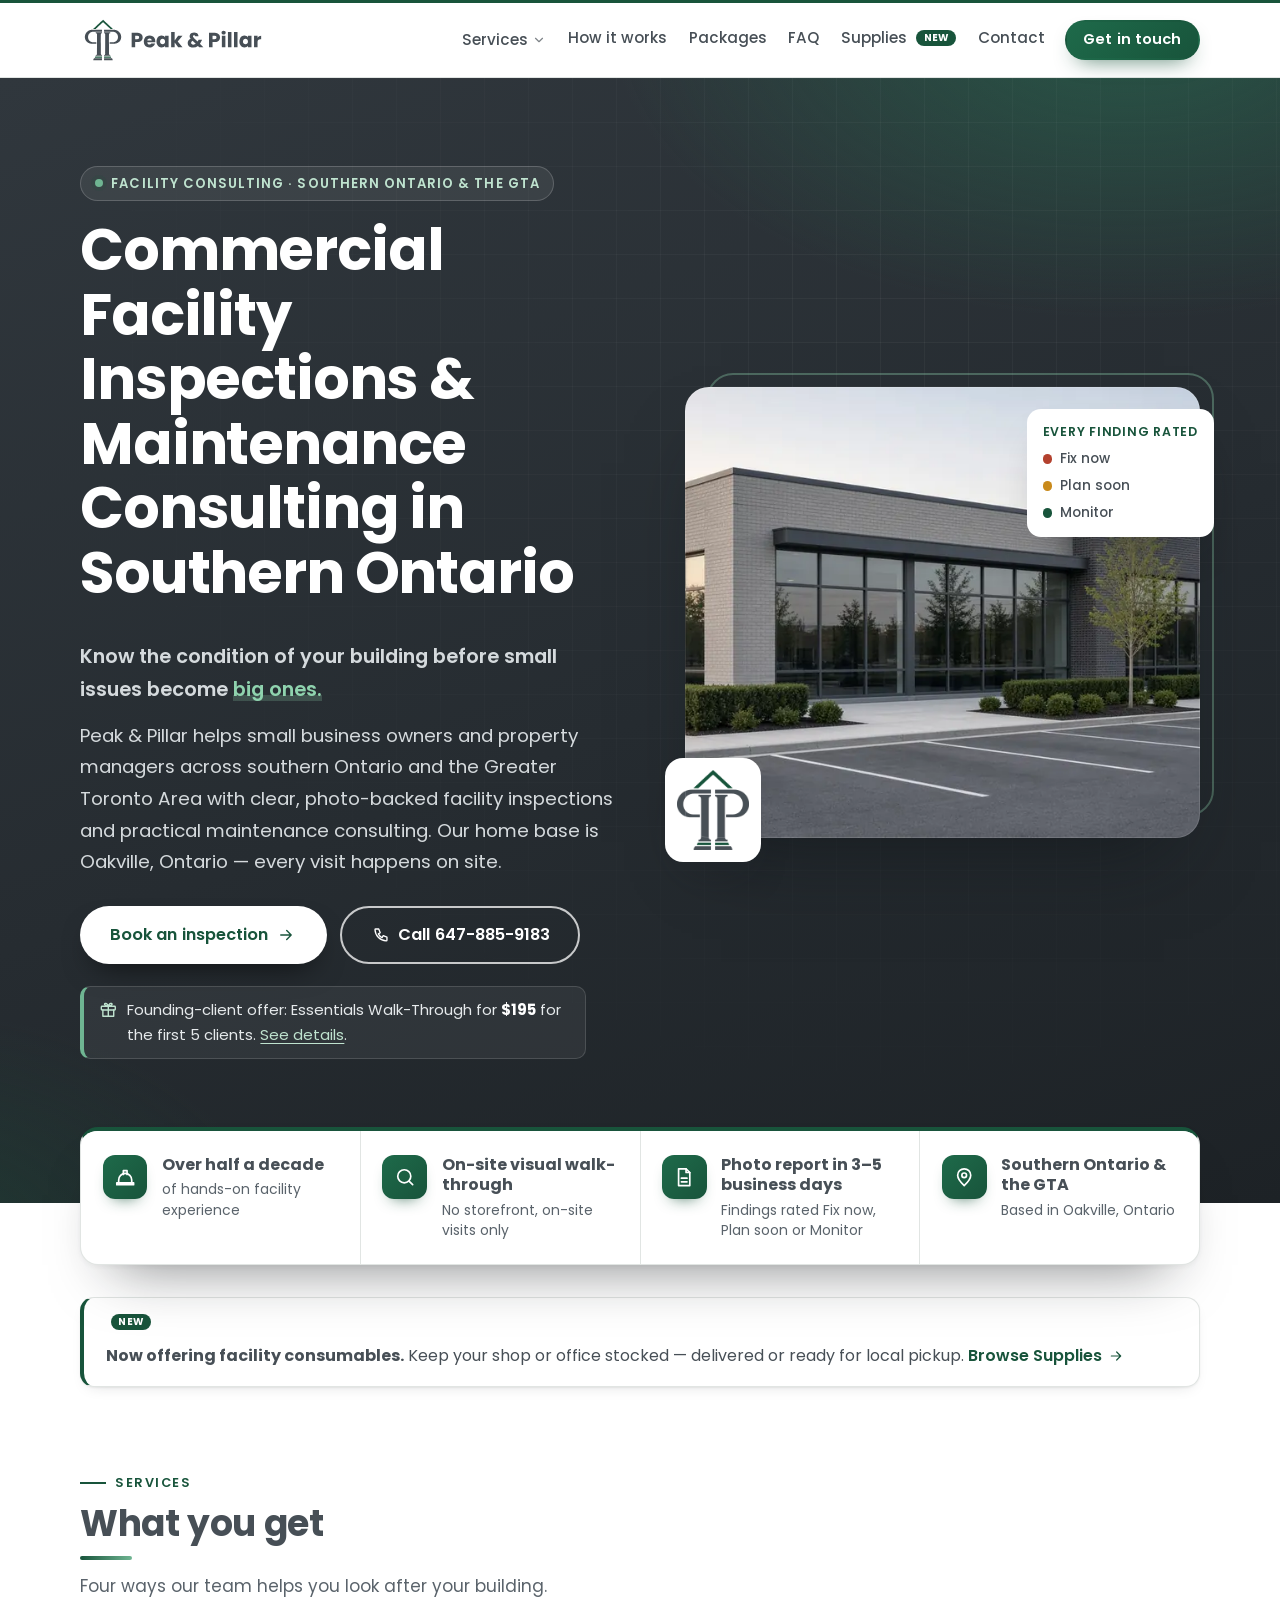
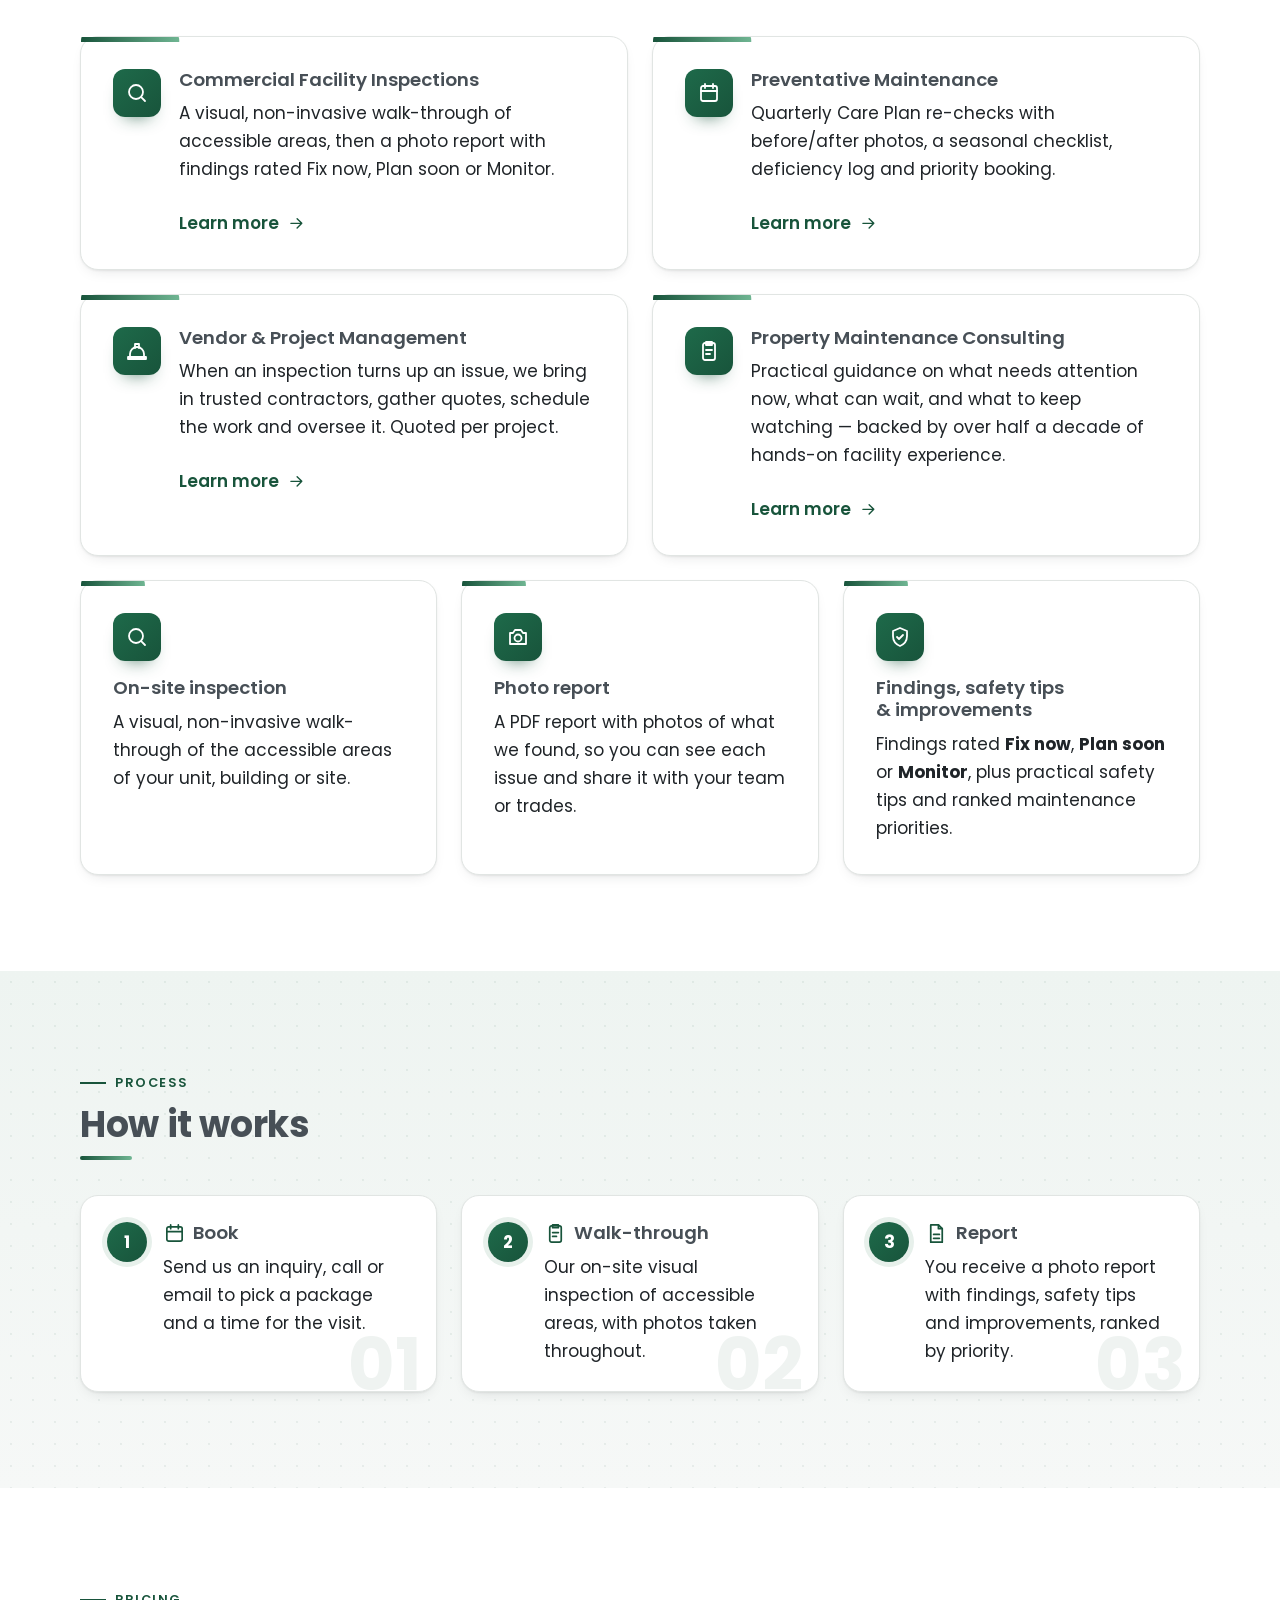
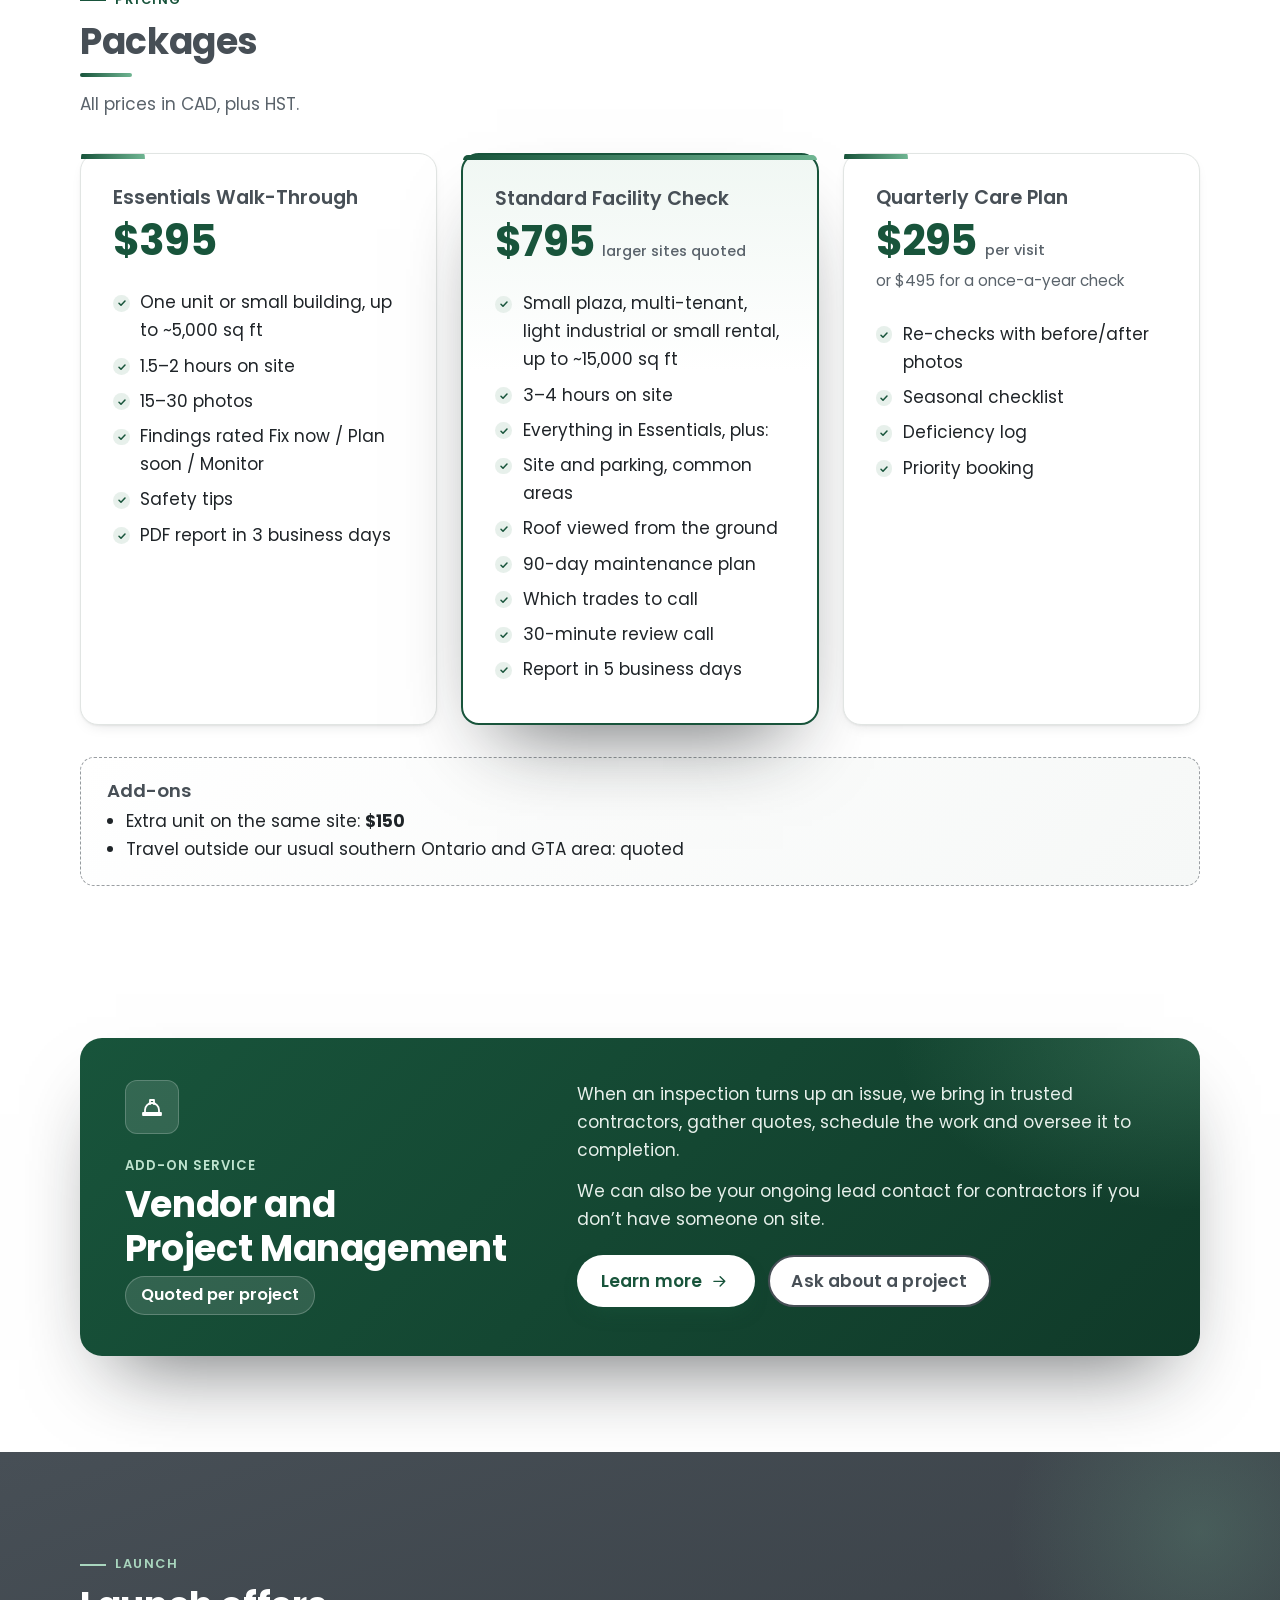
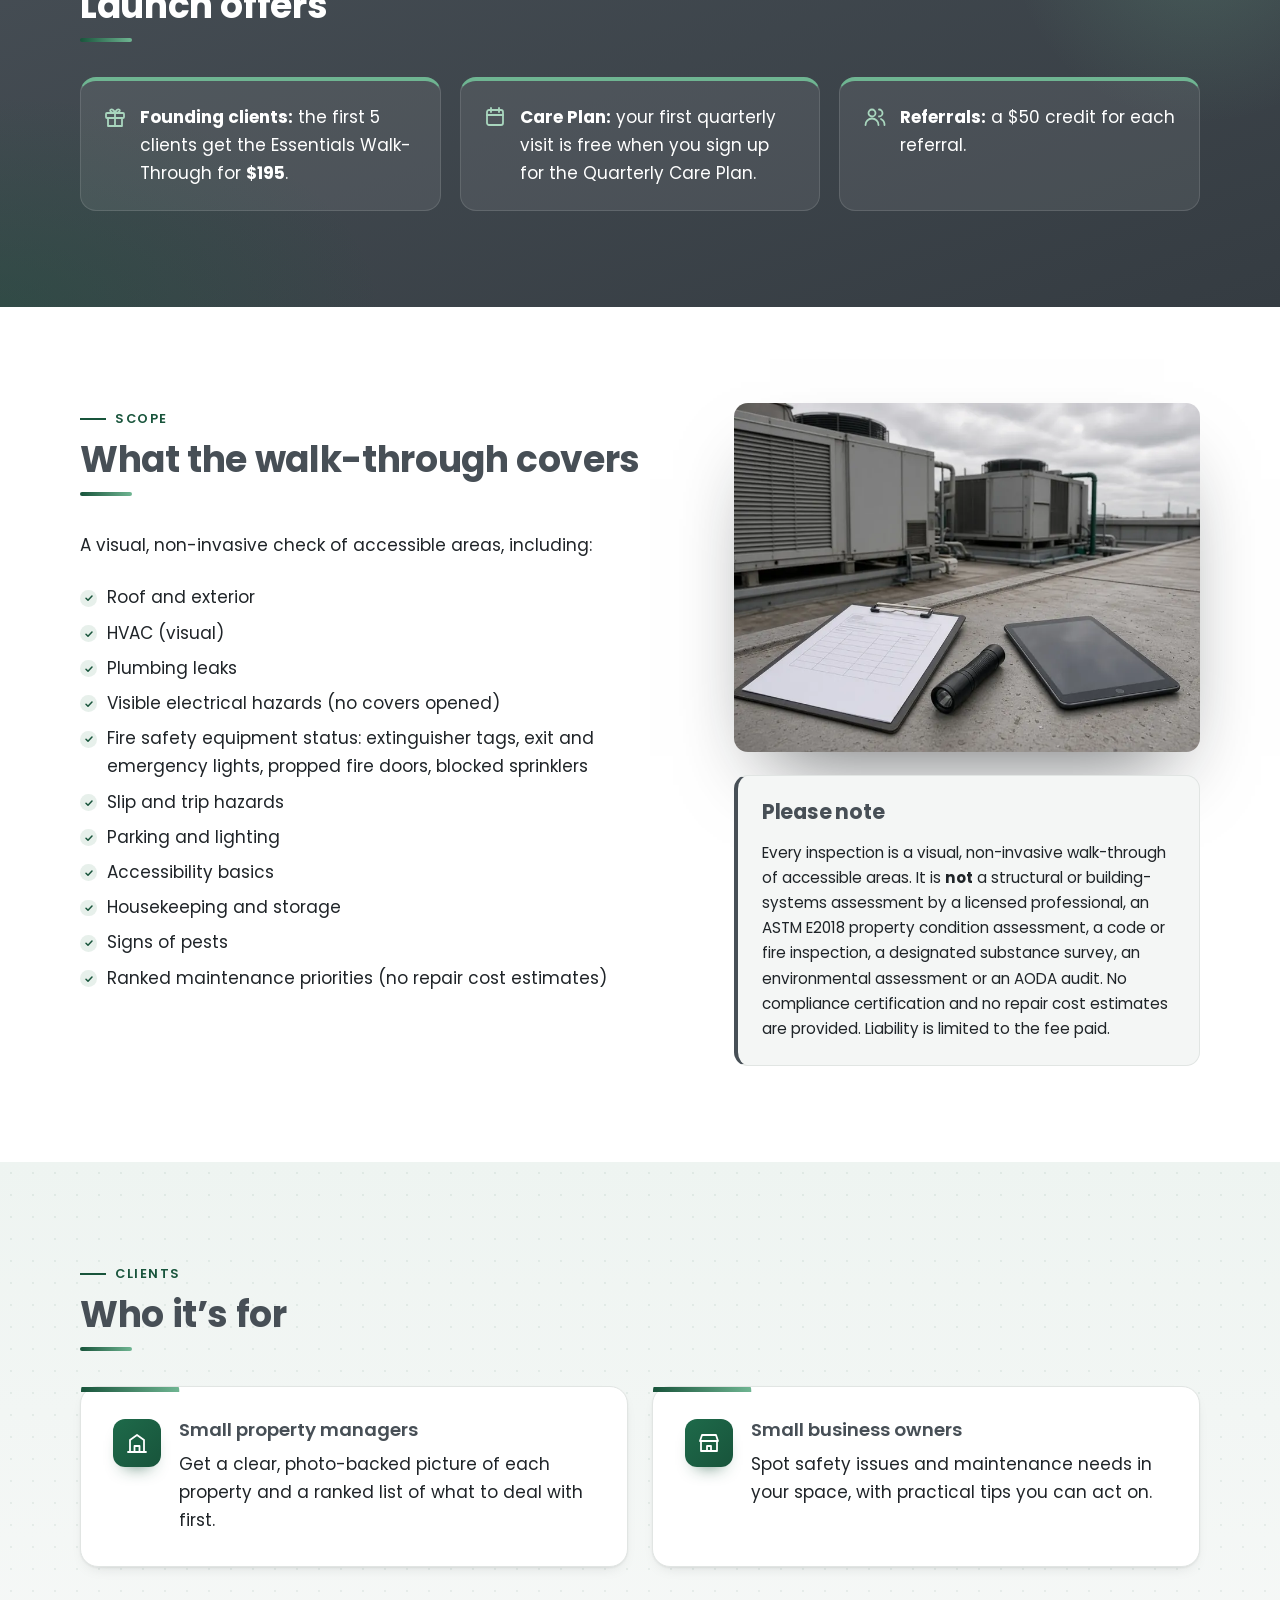
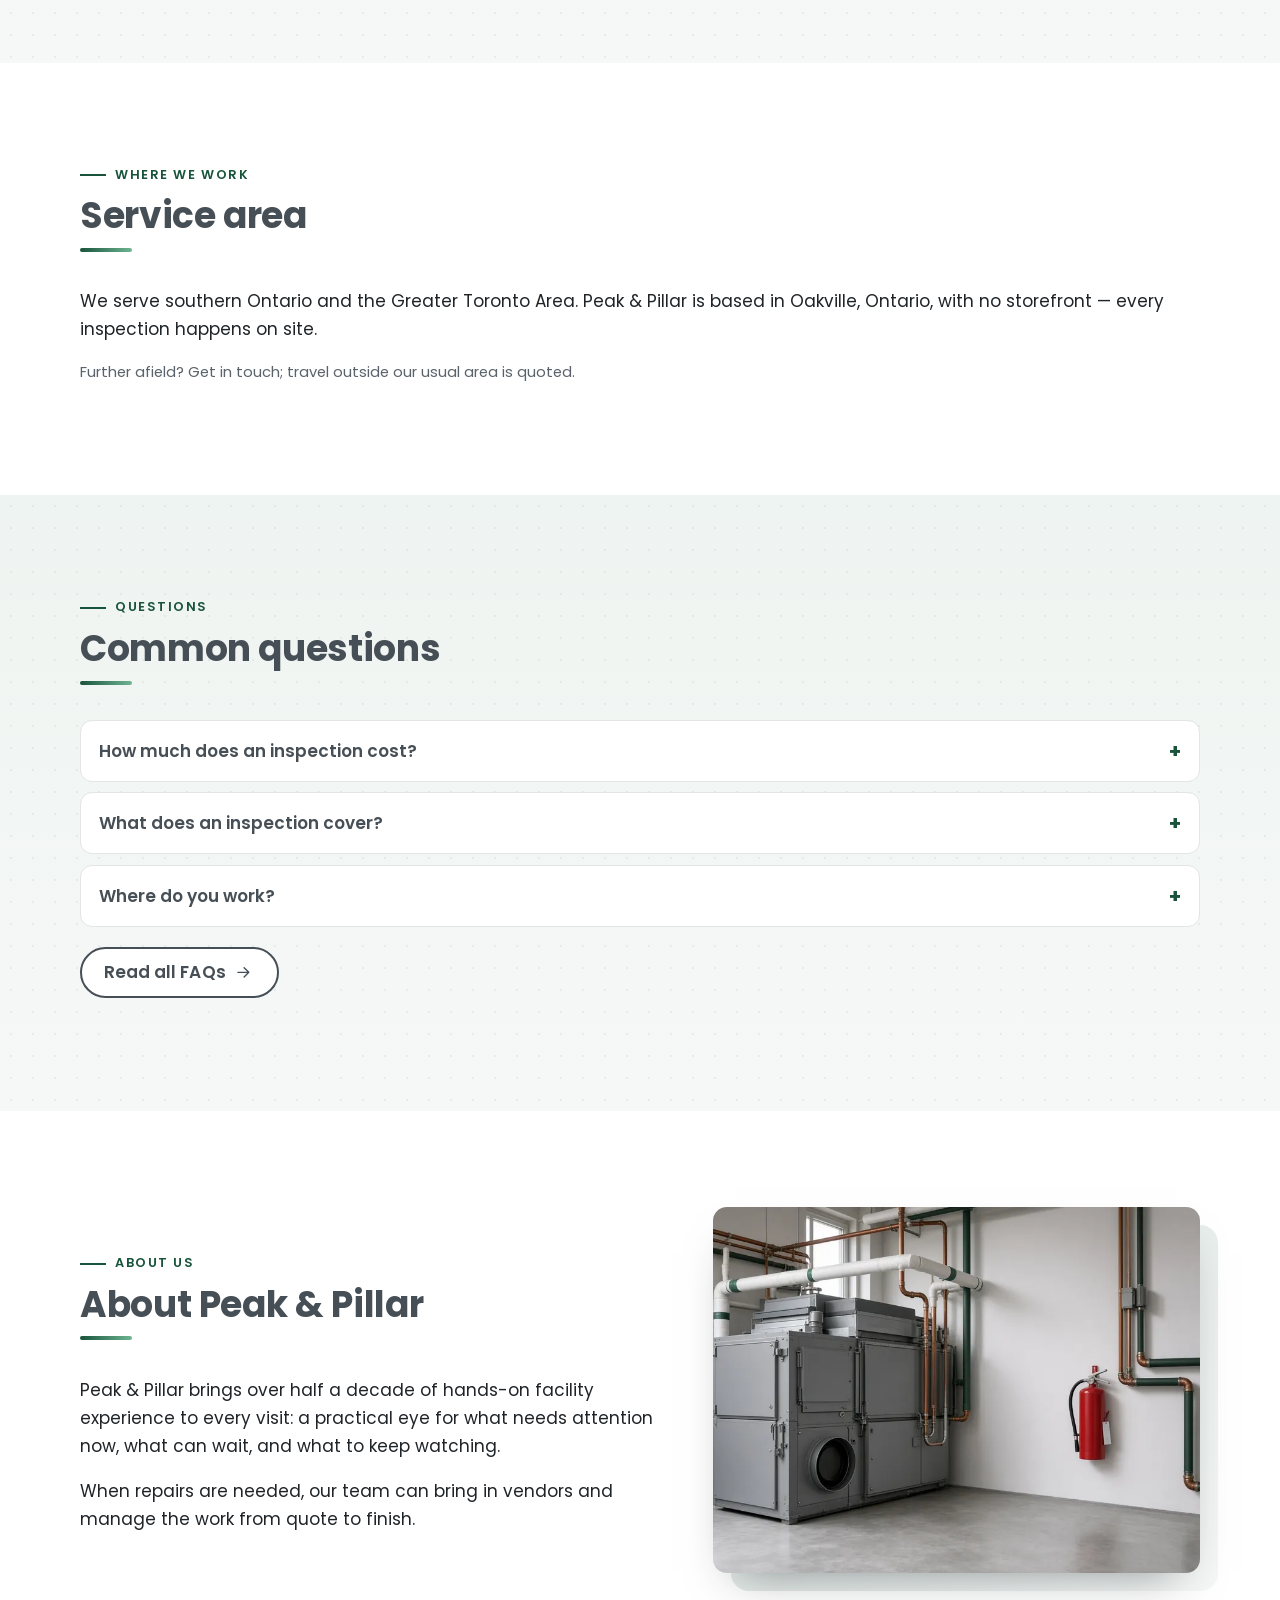
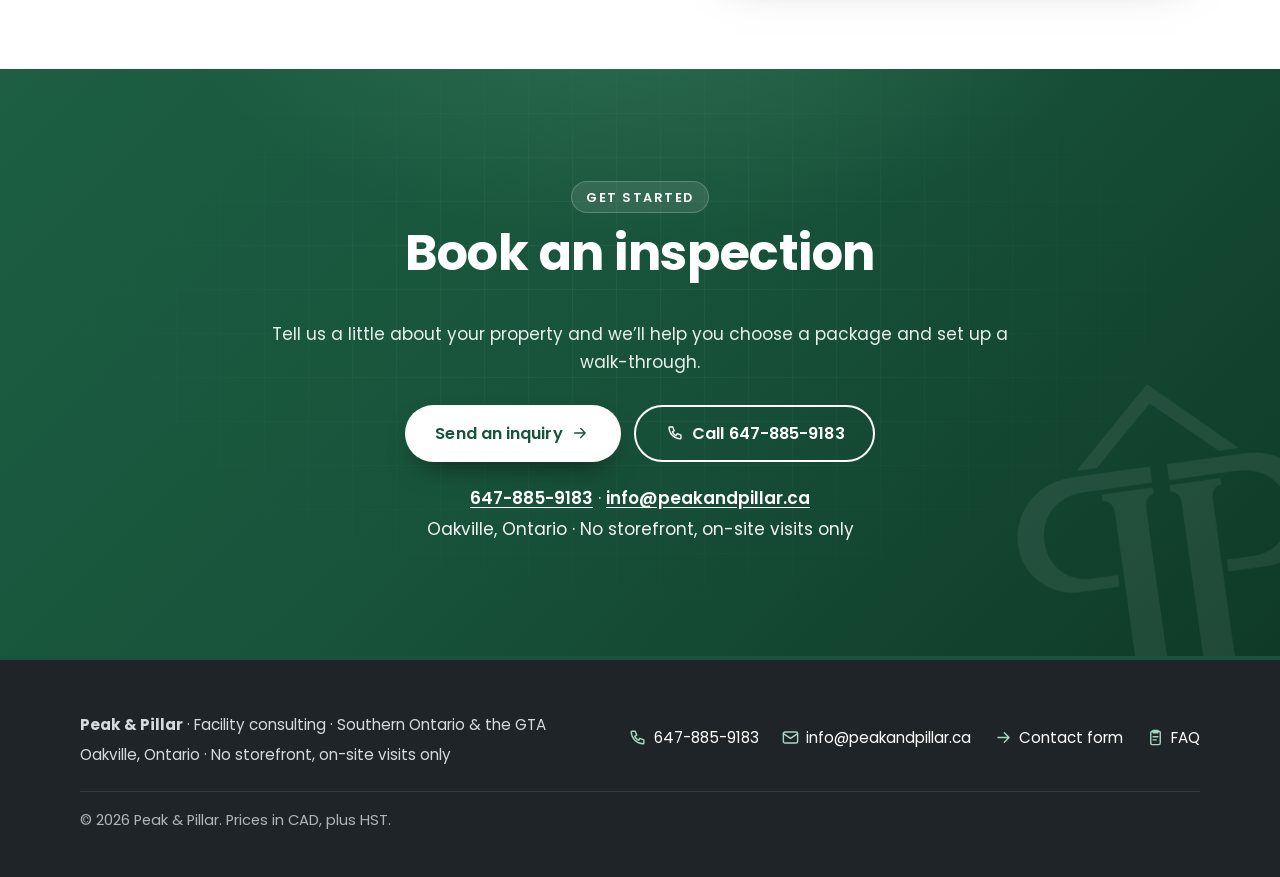
<file: index.html>
<!doctype html>
<html lang="en-CA">
<head>
<meta charset="utf-8">
<script>document.documentElement.classList.add("js")</script>
<meta name="viewport" content="width=device-width, initial-scale=1">
<script async src="https://www.googletagmanager.com/gtag/js?id=G-4ZGGD46PQD"></script>
<script>window.dataLayer=window.dataLayer||[];function gtag(){dataLayer.push(arguments);}gtag('js',new Date());gtag('config','G-4ZGGD46PQD');</script>
<title>Commercial Facility Inspections | Southern Ontario &amp; GTA | Peak &amp; Pillar</title>
<meta name="description" content="Peak &amp; Pillar provides commercial facility inspections and maintenance consulting for small business owners and property managers across southern Ontario and the GTA. Based in Oakville, Ontario.">
<meta name="theme-color" content="#18543B">
<link rel="canonical" href="https://peakandpillar.ca/">
<meta property="og:type" content="website">
<meta property="og:site_name" content="Peak &amp; Pillar">
<meta property="og:title" content="Commercial Facility Inspections | Southern Ontario &amp; GTA | Peak &amp; Pillar">
<meta property="og:description" content="Peak &amp; Pillar provides commercial facility inspections and maintenance consulting for small business owners and property managers across southern Ontario and the GTA. Based in Oakville, Ontario.">
<meta property="og:url" content="https://peakandpillar.ca/">
<meta property="og:image" content="https://peakandpillar.ca/assets/og-image.png">
<meta property="og:image:width" content="1200">
<meta property="og:image:height" content="630">
<meta property="og:image:alt" content="Peak &amp; Pillar: Facility Consulting, Southern Ontario &amp; GTA">
<meta property="og:locale" content="en_CA">
<meta name="twitter:card" content="summary_large_image">
<meta name="twitter:title" content="Commercial Facility Inspections | Southern Ontario &amp; GTA | Peak &amp; Pillar">
<meta name="twitter:description" content="Peak &amp; Pillar provides commercial facility inspections and maintenance consulting for small business owners and property managers across southern Ontario and the GTA. Based in Oakville, Ontario.">
<meta name="twitter:image" content="https://peakandpillar.ca/assets/og-image.png">
<link rel="icon" href="assets/favicon.ico" sizes="any">
<link rel="icon" href="assets/favicon.svg" type="image/svg+xml">
<link rel="apple-touch-icon" href="assets/apple-touch-icon.png">
<link rel="preconnect" href="https://fonts.googleapis.com">
<link rel="preconnect" href="https://fonts.gstatic.com" crossorigin>
<link href="https://fonts.googleapis.com/css2?family=Poppins:wght@400;500;600;700&amp;display=swap" rel="stylesheet">
<link rel="stylesheet" href="styles.css">
<script type="application/ld+json">
{
  "@context": "https://schema.org",
  "@type": "ProfessionalService",
  "name": "Peak & Pillar",
  "description": "Commercial facility inspections and maintenance consulting for small property managers and small business owners across southern Ontario and the GTA. Based in Oakville, Ontario.",
  "telephone": "+1-647-885-9183",
  "email": "info@peakandpillar.ca",
  "url": "https://peakandpillar.ca/",
  "logo": "https://peakandpillar.ca/assets/favicon-512.png",
  "image": "https://peakandpillar.ca/assets/og-image.png",
  "currenciesAccepted": "CAD",
  "address": {
    "@type": "PostalAddress",
    "addressLocality": "Oakville",
    "addressRegion": "ON",
    "addressCountry": "CA"
  },
  "areaServed": [
    "Southern Ontario",
    "Greater Toronto Area"
  ],
  "makesOffer": [
    {
      "@type": "Offer",
      "itemOffered": {
        "@type": "Service",
        "name": "Commercial Facility Inspections",
        "url": "https://peakandpillar.ca/commercial-facility-inspections/"
      }
    },
    {
      "@type": "Offer",
      "itemOffered": {
        "@type": "Service",
        "name": "Preventative Maintenance",
        "url": "https://peakandpillar.ca/preventative-maintenance/"
      }
    },
    {
      "@type": "Offer",
      "itemOffered": {
        "@type": "Service",
        "name": "Vendor and Project Management",
        "description": "Bringing in contractors, gathering quotes, scheduling the work and overseeing it to completion. Quoted per project.",
        "url": "https://peakandpillar.ca/vendor-project-management/"
      }
    },
    {
      "@type": "Offer",
      "itemOffered": {
        "@type": "Service",
        "name": "Property Maintenance Consulting",
        "url": "https://peakandpillar.ca/property-maintenance-consulting/"
      }
    }
  ]
}
</script>
</head>
<body>
<svg xmlns="http://www.w3.org/2000/svg" style="display:none" aria-hidden="true"><symbol id="i-search" viewBox="0 0 24 24" fill="none" stroke="currentColor" stroke-width="1.8" stroke-linecap="round" stroke-linejoin="round"><circle cx="11" cy="11" r="7"/><path d="m20 20-3.6-3.6"/></symbol><symbol id="i-camera" viewBox="0 0 24 24" fill="none" stroke="currentColor" stroke-width="1.8" stroke-linecap="round" stroke-linejoin="round"><path d="M4 8h3l2-3h6l2 3h3v11H4z"/><circle cx="12" cy="13" r="3.5"/></symbol><symbol id="i-shield" viewBox="0 0 24 24" fill="none" stroke="currentColor" stroke-width="1.8" stroke-linecap="round" stroke-linejoin="round"><path d="M12 3 5 6v5c0 4.5 3 8.3 7 10 4-1.7 7-5.5 7-10V6z"/><path d="m9 12 2 2 4-4"/></symbol><symbol id="i-calendar" viewBox="0 0 24 24" fill="none" stroke="currentColor" stroke-width="1.8" stroke-linecap="round" stroke-linejoin="round"><rect x="4" y="5" width="16" height="15" rx="2"/><path d="M4 10h16M8 3v4M16 3v4"/></symbol><symbol id="i-clipboard" viewBox="0 0 24 24" fill="none" stroke="currentColor" stroke-width="1.8" stroke-linecap="round" stroke-linejoin="round"><rect x="6" y="4" width="12" height="17" rx="2"/><path d="M9 3h6v3H9zM9 11h6M9 15h4"/></symbol><symbol id="i-report" viewBox="0 0 24 24" fill="none" stroke="currentColor" stroke-width="1.8" stroke-linecap="round" stroke-linejoin="round"><path d="M6 3h8l4 4v14H6z"/><path d="M14 3v4h4M9 13h6M9 17h6"/></symbol><symbol id="i-building" viewBox="0 0 24 24" fill="none" stroke="currentColor" stroke-width="1.8" stroke-linecap="round" stroke-linejoin="round"><path d="M3 21h18M5 21V9l7-5 7 5v12"/><path d="M9.5 21v-6h5v6"/></symbol><symbol id="i-store" viewBox="0 0 24 24" fill="none" stroke="currentColor" stroke-width="1.8" stroke-linecap="round" stroke-linejoin="round"><path d="M4 10v10h16V10"/><path d="M3 10 5 4h14l2 6z"/><path d="M10 20v-5h4v5"/></symbol><symbol id="i-pin" viewBox="0 0 24 24" fill="none" stroke="currentColor" stroke-width="1.8" stroke-linecap="round" stroke-linejoin="round"><path d="M12 21s-7-6.3-7-11a7 7 0 0 1 14 0c0 4.7-7 11-7 11z"/><circle cx="12" cy="10" r="2.5"/></symbol><symbol id="i-phone" viewBox="0 0 24 24" fill="none" stroke="currentColor" stroke-width="1.8" stroke-linecap="round" stroke-linejoin="round"><path d="M5 4h4l2 5-2.5 1.5a11 11 0 0 0 5 5L15 13l5 2v4a1 1 0 0 1-1 1A16 16 0 0 1 4 5a1 1 0 0 1 1-1z"/></symbol><symbol id="i-mail" viewBox="0 0 24 24" fill="none" stroke="currentColor" stroke-width="1.8" stroke-linecap="round" stroke-linejoin="round"><rect x="3" y="5" width="18" height="14" rx="2"/><path d="m3 7 9 6 9-6"/></symbol><symbol id="i-hardhat" viewBox="0 0 24 24" fill="none" stroke="currentColor" stroke-width="1.8" stroke-linecap="round" stroke-linejoin="round"><path d="M3 18h18v2H3z"/><path d="M5 18v-3a7 7 0 0 1 14 0v3"/><path d="M10 9V5h4v4"/></symbol><symbol id="i-check" viewBox="0 0 24 24" fill="none" stroke="currentColor" stroke-width="1.8" stroke-linecap="round" stroke-linejoin="round"><path d="m5 12.5 4.5 4.5L19 7"/></symbol><symbol id="i-arrow" viewBox="0 0 24 24" fill="none" stroke="currentColor" stroke-width="1.8" stroke-linecap="round" stroke-linejoin="round"><path d="M5 12h14M13 6l6 6-6 6"/></symbol><symbol id="i-clock" viewBox="0 0 24 24" fill="none" stroke="currentColor" stroke-width="1.8" stroke-linecap="round" stroke-linejoin="round"><circle cx="12" cy="12" r="9"/><path d="M12 7v5l3 2"/></symbol><symbol id="i-users" viewBox="0 0 24 24" fill="none" stroke="currentColor" stroke-width="1.8" stroke-linecap="round" stroke-linejoin="round"><circle cx="9" cy="8" r="3.5"/><path d="M2.5 20a6.5 6.5 0 0 1 13 0"/><path d="M16 4.5a3.5 3.5 0 0 1 0 7M18 14a6.5 6.5 0 0 1 3.5 6"/></symbol><symbol id="i-gift" viewBox="0 0 24 24" fill="none" stroke="currentColor" stroke-width="1.8" stroke-linecap="round" stroke-linejoin="round"><rect x="3" y="8" width="18" height="5" rx="1"/><path d="M5 13v8h14v-8M12 8v13"/><path d="M12 8S10.5 3.5 8 4.5 9 8 12 8zm0 0s1.5-4.5 4-3.5S15 8 12 8z"/></symbol><symbol id="i-chevron" viewBox="0 0 24 24" fill="none" stroke="currentColor" stroke-width="2" stroke-linecap="round" stroke-linejoin="round"><path d="m6 9 6 6 6-6"/></symbol></svg>
<a class="skip" href="#main">Skip to content</a>
<header class="site-header">
  <div class="wrap header-inner">
    <a class="brand" href="#top" aria-label="Peak &amp; Pillar home">
      <picture>
        <source srcset="assets/logo-horizontal.svg" type="image/svg+xml">
        <img src="assets/logo-horizontal.png" width="228" height="52" alt="Peak &amp; Pillar">
      </picture>
    </a>
    <button type="button" class="nav-toggle" aria-label="Open menu" aria-expanded="false" aria-controls="main-nav">
      <span class="nav-toggle-box" aria-hidden="true">
        <svg class="nav-icon-menu" width="22" height="22" viewBox="0 0 24 24" fill="none" stroke="currentColor" stroke-width="2.2" stroke-linecap="round"><path d="M4 7h16M4 12h16M4 17h16"/></svg>
        <svg class="nav-icon-close" width="22" height="22" viewBox="0 0 24 24" fill="none" stroke="currentColor" stroke-width="2.2" stroke-linecap="round"><path d="M6 6l12 12M18 6L6 18"/></svg>
      </span>
    </button>
    <nav id="main-nav" aria-label="Main">
      <ul>
        <li class="has-sub">
          <a href="#services">Services <svg class="nav-chevron" aria-hidden="true" focusable="false" width="14" height="14"><use href="#i-chevron"/></svg></a>
          <ul class="subnav">
          <li><a href="commercial-facility-inspections/">Commercial Facility Inspections</a></li>
          <li><a href="preventative-maintenance/">Preventative Maintenance</a></li>
          <li><a href="vendor-project-management/">Vendor &amp; Project Management</a></li>
          <li><a href="property-maintenance-consulting/">Property Maintenance Consulting</a></li>
          </ul>
        </li>
        <li><a href="#how">How it works</a></li>
        <li><a href="#packages">Packages</a></li>
        <li><a href="faq/">FAQ</a></li>
        <li><a href="supplies/">Supplies <span class="nav-new" aria-label="New">New</span></a></li>
        <li><a href="contact/">Contact</a></li>
      </ul>
      <a class="btn btn-primary btn-sm header-cta" href="contact/">Get in touch</a>
    </nav>
  </div>
</header>

<main id="main">
  <section class="hero" id="top">
    <div class="wrap hero-inner">
      <div class="hero-text">
        <p class="eyebrow"><span class="dot" aria-hidden="true"></span>Facility Consulting &middot; Southern Ontario &amp; the GTA</p>
        <h1>Commercial Facility Inspections &amp; Maintenance Consulting in Southern Ontario</h1>
        <p class="lead hero-subhead">Know the condition of your building before small issues become <span class="accent">big ones.</span></p>
        <p class="lead">Peak &amp; Pillar helps small business owners and property managers across southern Ontario and the Greater Toronto Area with clear, photo-backed facility inspections and practical maintenance consulting. Our home base is Oakville, Ontario &mdash; every visit happens on site.</p>
        <div class="cta-row">
          <a class="btn btn-primary btn-lg" href="contact/">Book an inspection <svg class="ico ico-btn" aria-hidden="true" focusable="false"><use href="#i-arrow"/></svg></a>
          <a class="btn btn-secondary btn-lg" href="tel:+16478859183"><svg class="ico ico-btn" aria-hidden="true" focusable="false"><use href="#i-phone"/></svg>Call 647-885-9183</a>
        </div>
        <p class="offer-note"><svg class="ico" aria-hidden="true" focusable="false"><use href="#i-gift"/></svg><span>Founding-client offer: Essentials Walk-Through for <strong>$195</strong> for the first 5 clients. <a href="#offer">See details</a>.</span></p>
      </div>
      <figure class="hero-media">
        <img class="photo" src="assets/photo-plaza.webp" width="960" height="540" fetchpriority="high" decoding="async" alt="Single-storey commercial plaza with large windows, landscaped walkway and an empty parking lot at dusk">
        <picture class="hero-badge">
          <source srcset="assets/mark-400.webp" type="image/webp">
          <img src="assets/mark-400.png" width="361" height="400" decoding="async" alt="Peak &amp; Pillar logo: a pillar beneath a peaked roof">
        </picture>
        <div class="hero-chip" aria-hidden="true">
          <span class="chip-title">Every finding rated</span>
          <span class="chip-row"><i class="r1"></i>Fix now</span>
          <span class="chip-row"><i class="r2"></i>Plan soon</span>
          <span class="chip-row"><i class="r3"></i>Monitor</span>
        </div>
      </figure>
    </div>
  </section>

  <section class="facts" aria-label="Peak &amp; Pillar at a glance">
    <div class="wrap">
      <ul class="facts-list">
        <li><span class="fact-ico"><svg class="ico" aria-hidden="true" focusable="false"><use href="#i-hardhat"/></svg></span><p><strong>Over half a decade</strong><span>of hands-on facility experience</span></p></li>
        <li><span class="fact-ico"><svg class="ico" aria-hidden="true" focusable="false"><use href="#i-search"/></svg></span><p><strong>On-site visual walk-through</strong><span>No storefront, on-site visits only</span></p></li>
        <li><span class="fact-ico"><svg class="ico" aria-hidden="true" focusable="false"><use href="#i-report"/></svg></span><p><strong>Photo report in 3&ndash;5 business days</strong><span>Findings rated Fix now, Plan soon or Monitor</span></p></li>
        <li><span class="fact-ico"><svg class="ico" aria-hidden="true" focusable="false"><use href="#i-pin"/></svg></span><p><strong>Southern Ontario &amp; the GTA</strong><span>Based in Oakville, Ontario</span></p></li>
      </ul>
    </div>
  </section>

  <aside class="supplies-callout reveal" aria-label="New: Supplies">
    <div class="wrap">
      <div class="supplies-callout-inner">
        <span class="nav-new" aria-hidden="true">New</span>
        <p><strong>Now offering facility consumables.</strong> Keep your shop or office stocked &mdash; delivered or ready for local pickup. <a href="supplies/">Browse Supplies <svg class="ico ico-btn" aria-hidden="true" focusable="false"><use href="#i-arrow"/></svg></a></p>
      </div>
    </div>
  </aside>

  <section id="services" class="section reveal">
    <div class="wrap">
      <div class="section-head">
        <p class="kicker">Services</p>
        <h2>What you get</h2>
        <p class="section-intro">Four ways our team helps you look after your building.</p>
      </div>
      <div class="grid-2 stagger service-links">
        <article class="card card-row">
          <span class="icon-badge"><svg class="ico" aria-hidden="true" focusable="false"><use href="#i-search"/></svg></span>
          <div>
            <h3><a href="commercial-facility-inspections/">Commercial Facility Inspections</a></h3>
            <p>A visual, non-invasive walk-through of accessible areas, then a photo report with findings rated Fix now, Plan soon or Monitor.</p>
            <a class="text-link" href="commercial-facility-inspections/">Learn more <svg class="ico ico-btn" aria-hidden="true" focusable="false"><use href="#i-arrow"/></svg></a>
          </div>
        </article>
        <article class="card card-row">
          <span class="icon-badge"><svg class="ico" aria-hidden="true" focusable="false"><use href="#i-calendar"/></svg></span>
          <div>
            <h3><a href="preventative-maintenance/">Preventative Maintenance</a></h3>
            <p>Quarterly Care Plan re-checks with before/after photos, a seasonal checklist, deficiency log and priority booking.</p>
            <a class="text-link" href="preventative-maintenance/">Learn more <svg class="ico ico-btn" aria-hidden="true" focusable="false"><use href="#i-arrow"/></svg></a>
          </div>
        </article>
        <article class="card card-row">
          <span class="icon-badge"><svg class="ico" aria-hidden="true" focusable="false"><use href="#i-hardhat"/></svg></span>
          <div>
            <h3><a href="vendor-project-management/">Vendor &amp; Project Management</a></h3>
            <p>When an inspection turns up an issue, we bring in trusted contractors, gather quotes, schedule the work and oversee it. Quoted per project.</p>
            <a class="text-link" href="vendor-project-management/">Learn more <svg class="ico ico-btn" aria-hidden="true" focusable="false"><use href="#i-arrow"/></svg></a>
          </div>
        </article>
        <article class="card card-row">
          <span class="icon-badge"><svg class="ico" aria-hidden="true" focusable="false"><use href="#i-clipboard"/></svg></span>
          <div>
            <h3><a href="property-maintenance-consulting/">Property Maintenance Consulting</a></h3>
            <p>Practical guidance on what needs attention now, what can wait, and what to keep watching &mdash; backed by over half a decade of hands-on facility experience.</p>
            <a class="text-link" href="property-maintenance-consulting/">Learn more <svg class="ico ico-btn" aria-hidden="true" focusable="false"><use href="#i-arrow"/></svg></a>
          </div>
        </article>
      </div>
      <div class="grid-3 stagger" style="margin-top:1.5rem">
        <article class="card">
          <span class="icon-badge"><svg class="ico" aria-hidden="true" focusable="false"><use href="#i-search"/></svg></span>
          <h3>On-site inspection</h3>
          <p>A visual, non-invasive walk-through of the accessible areas of your unit, building or site.</p>
        </article>
        <article class="card">
          <span class="icon-badge"><svg class="ico" aria-hidden="true" focusable="false"><use href="#i-camera"/></svg></span>
          <h3>Photo report</h3>
          <p>A PDF report with photos of what we found, so you can see each issue and share it with your team or trades.</p>
        </article>
        <article class="card">
          <span class="icon-badge"><svg class="ico" aria-hidden="true" focusable="false"><use href="#i-shield"/></svg></span>
          <h3>Findings, safety tips &amp; improvements</h3>
          <p>Findings rated <strong>Fix now</strong>, <strong>Plan soon</strong> or <strong>Monitor</strong>, plus practical safety tips and ranked maintenance priorities.</p>
        </article>
      </div>
    </div>
  </section>

  <section id="how" class="section reveal alt">
    <div class="wrap">
      <div class="section-head">
        <p class="kicker">Process</p>
        <h2>How it works</h2>
      </div>
      <ol class="steps stagger">
        <li><span class="num" aria-hidden="true">1</span><div><h3><svg class="ico ico-inline" aria-hidden="true" focusable="false"><use href="#i-calendar"/></svg>Book</h3><p>Send us an inquiry, call or email to pick a package and a time for the visit.</p></div></li>
        <li><span class="num" aria-hidden="true">2</span><div><h3><svg class="ico ico-inline" aria-hidden="true" focusable="false"><use href="#i-clipboard"/></svg>Walk-through</h3><p>Our on-site visual inspection of accessible areas, with photos taken throughout.</p></div></li>
        <li><span class="num" aria-hidden="true">3</span><div><h3><svg class="ico ico-inline" aria-hidden="true" focusable="false"><use href="#i-report"/></svg>Report</h3><p>You receive a photo report with findings, safety tips and improvements, ranked by priority.</p></div></li>
      </ol>
    </div>
  </section>

  <section id="packages" class="section reveal">
    <div class="wrap">
      <div class="section-head">
        <p class="kicker">Pricing</p>
        <h2>Packages</h2>
        <p class="section-intro">All prices in CAD, plus HST.</p>
      </div>
      <div class="grid-3 packages stagger">
        <article class="card pkg">
          <h3>Essentials Walk-Through</h3>
          <p class="price">$395</p>
          <ul class="ticks">
            <li>One unit or small building, up to ~5,000 sq ft</li>
            <li>1.5&ndash;2 hours on site</li>
            <li>15&ndash;30 photos</li>
            <li>Findings rated Fix now / Plan soon / Monitor</li>
            <li>Safety tips</li>
            <li>PDF report in 3 business days</li>
          </ul>
        </article>
        <article class="card pkg featured">
          <h3>Standard Facility Check</h3>
          <p class="price">$795 <span>larger sites quoted</span></p>
          <ul class="ticks">
            <li>Small plaza, multi-tenant, light industrial or small rental, up to ~15,000 sq ft</li>
            <li>3&ndash;4 hours on site</li>
            <li>Everything in Essentials, plus:</li>
            <li>Site and parking, common areas</li>
            <li>Roof viewed from the ground</li>
            <li>90-day maintenance plan</li>
            <li>Which trades to call</li>
            <li>30-minute review call</li>
            <li>Report in 5 business days</li>
          </ul>
        </article>
        <article class="card pkg">
          <h3>Quarterly Care Plan</h3>
          <p class="price">$295 <span>per visit</span></p>
          <p class="price-alt">or $495 for a once-a-year check</p>
          <ul class="ticks">
            <li>Re-checks with before/after photos</li>
            <li>Seasonal checklist</li>
            <li>Deficiency log</li>
            <li>Priority booking</li>
          </ul>
        </article>
      </div>
      <div class="addons">
        <h3>Add-ons</h3>
        <ul>
          <li>Extra unit on the same site: <strong>$150</strong></li>
          <li>Travel outside our usual southern Ontario and GTA area: quoted</li>
        </ul>
      </div>
    </div>
  </section>

  <section id="vendors" class="section reveal vendors" aria-labelledby="vendors-h">
    <div class="wrap">
      <div class="vendor-card">
        <div class="vendor-head">
          <span class="icon-badge icon-badge-lg"><svg class="ico" aria-hidden="true" focusable="false"><use href="#i-hardhat"/></svg></span>
          <p class="eyebrow">Add-on service</p>
          <h2 id="vendors-h">Vendor and Project Management</h2>
          <p class="price-line">Quoted per project</p>
        </div>
        <div class="vendor-body">
          <p>When an inspection turns up an issue, we bring in trusted contractors, gather quotes, schedule the work and oversee it to completion.</p>
          <p>We can also be your ongoing lead contact for contractors if you don&rsquo;t have someone on site.</p>
          <a class="btn btn-primary" href="vendor-project-management/">Learn more <svg class="ico ico-btn" aria-hidden="true" focusable="false"><use href="#i-arrow"/></svg></a>
          <a class="btn btn-secondary" href="contact/" style="margin-left:.5rem">Ask about a project</a>
        </div>
      </div>
    </div>
  </section>

  <section id="offer" class="section reveal offer">
    <div class="wrap">
      <div class="section-head">
        <p class="kicker kicker-light">Launch</p>
        <h2>Launch offers</h2>
      </div>
      <ul class="offer-list stagger">
        <li><svg class="ico" aria-hidden="true" focusable="false"><use href="#i-gift"/></svg><span><strong>Founding clients:</strong> the first 5 clients get the Essentials Walk-Through for <strong>$195</strong>.</span></li>
        <li><svg class="ico" aria-hidden="true" focusable="false"><use href="#i-calendar"/></svg><span><strong>Care Plan:</strong> your first quarterly visit is free when you sign up for the Quarterly Care Plan.</span></li>
        <li><svg class="ico" aria-hidden="true" focusable="false"><use href="#i-users"/></svg><span><strong>Referrals:</strong> a $50 credit for each referral.</span></li>
      </ul>
    </div>
  </section>

  <section id="scope" class="section reveal">
    <div class="wrap two-col">
      <div>
        <div class="section-head">
          <p class="kicker">Scope</p>
          <h2>What the walk-through covers</h2>
        </div>
        <p>A visual, non-invasive check of accessible areas, including:</p>
        <ul class="checks ticks">
          <li>Roof and exterior</li>
          <li>HVAC (visual)</li>
          <li>Plumbing leaks</li>
          <li>Visible electrical hazards (no covers opened)</li>
          <li>Fire safety equipment status: extinguisher tags, exit and emergency lights, propped fire doors, blocked sprinklers</li>
          <li>Slip and trip hazards</li>
          <li>Parking and lighting</li>
          <li>Accessibility basics</li>
          <li>Housekeeping and storage</li>
          <li>Signs of pests</li>
          <li>Ranked maintenance priorities (no repair cost estimates)</li>
        </ul>
      </div>
      <div class="scope-side">
      <figure class="photo-frame">
        <img class="photo" src="assets/photo-rooftop.webp" width="800" height="600" loading="lazy" decoding="async" alt="Inspection clipboard, flashlight and tablet on a flat commercial roof beside rooftop HVAC units">
      </figure>
      <aside class="disclaimer" aria-labelledby="disc-h">
        <h2 id="disc-h">Please note</h2>
        <p>Every inspection is a visual, non-invasive walk-through of accessible areas. It is <strong>not</strong> a structural or building-systems assessment by a licensed professional, an ASTM E2018 property condition assessment, a code or fire inspection, a designated substance survey, an environmental assessment or an AODA audit. No compliance certification and no repair cost estimates are provided. Liability is limited to the fee paid.</p>
      </aside>
      </div>
    </div>
  </section>

  <section id="who" class="section reveal alt">
    <div class="wrap">
      <div class="section-head">
        <p class="kicker">Clients</p>
        <h2>Who it&rsquo;s for</h2>
      </div>
      <div class="grid-2 stagger">
        <article class="card card-row">
          <span class="icon-badge"><svg class="ico" aria-hidden="true" focusable="false"><use href="#i-building"/></svg></span>
          <div>
            <h3>Small property managers</h3>
            <p>Get a clear, photo-backed picture of each property and a ranked list of what to deal with first.</p>
          </div>
        </article>
        <article class="card card-row">
          <span class="icon-badge"><svg class="ico" aria-hidden="true" focusable="false"><use href="#i-store"/></svg></span>
          <div>
            <h3>Small business owners</h3>
            <p>Spot safety issues and maintenance needs in your space, with practical tips you can act on.</p>
          </div>
        </article>
      </div>
    </div>
  </section>

  <section id="area" class="section reveal">
    <div class="wrap">
      <div class="section-head">
        <p class="kicker">Where we work</p>
        <h2>Service area</h2>
      </div>
      <p>We serve southern Ontario and the Greater Toronto Area. Peak &amp; Pillar is based in Oakville, Ontario, with no storefront &mdash; every inspection happens on site.</p>
      <p class="small">Further afield? Get in touch; travel outside our usual area is quoted.</p>
    </div>
  </section>

  <section id="faq-teaser" class="section reveal alt">
    <div class="wrap">
      <div class="section-head">
        <p class="kicker">Questions</p>
        <h2>Common questions</h2>
      </div>
      <div class="faq-list faq-teaser">
        <details>
          <summary>How much does an inspection cost?</summary>
          <p>Essentials Walk-Through is $395, Standard Facility Check is $795 (larger sites quoted), and the Quarterly Care Plan is $295 per visit or $495 for a once-a-year check. All prices are in CAD, plus HST. The first 5 founding clients get Essentials for $195.</p>
        </details>
        <details>
          <summary>What does an inspection cover?</summary>
          <p>A visual, non-invasive walk-through of accessible areas. It does not include testing, code or fire compliance sign-off, or repair cost estimates. <a href="faq/">See the full FAQ</a>.</p>
        </details>
        <details>
          <summary>Where do you work?</summary>
          <p>Southern Ontario and the GTA, with our home base in Oakville, Ontario.</p>
        </details>
      </div>
      <p style="margin-top:1.25rem"><a class="btn btn-secondary" href="faq/">Read all FAQs <svg class="ico ico-btn" aria-hidden="true" focusable="false"><use href="#i-arrow"/></svg></a></p>
    </div>
  </section>

  <section id="about" class="section reveal">
    <div class="wrap about-grid">
      <div>
      <div class="section-head">
        <p class="kicker">About us</p>
        <h2>About Peak &amp; Pillar</h2>
      </div>
      <p>Peak &amp; Pillar brings over half a decade of hands-on facility experience to every visit: a practical eye for what needs attention now, what can wait, and what to keep watching.</p>
      <p>When repairs are needed, our team can bring in vendors and manage the work from quote to finish.</p>
      </div>
      <figure class="photo-frame photo-offset">
        <img class="photo" src="assets/photo-mechanical.webp" width="800" height="600" loading="lazy" decoding="async" alt="Tidy mechanical room with an air handling unit, insulated piping and a wall-mounted fire extinguisher">
      </figure>
    </div>
  </section>

  <section id="contact" class="section reveal contact cta-band">
    <img class="cta-mark" src="assets/mark-400.webp" width="361" height="400" alt="" aria-hidden="true" loading="lazy" decoding="async">
    <div class="wrap narrow center">
      <p class="kicker kicker-light">Get started</p>
      <h2>Book an inspection</h2>
      <p>Tell us a little about your property and we&rsquo;ll help you choose a package and set up a walk-through.</p>
      <div class="cta-row center">
        <a class="btn btn-light btn-lg" href="contact/">Send an inquiry <svg class="ico ico-btn" aria-hidden="true" focusable="false"><use href="#i-arrow"/></svg></a>
        <a class="btn btn-outline-light btn-lg" href="tel:+16478859183"><svg class="ico ico-btn" aria-hidden="true" focusable="false"><use href="#i-phone"/></svg>Call 647-885-9183</a>
      </div>
      <p class="contact-lines"><a href="tel:+16478859183">647-885-9183</a> &middot; <a href="mailto:info@peakandpillar.ca">info@peakandpillar.ca</a></p>
      <address class="contact-address">Oakville, Ontario &middot; No storefront, on-site visits only</address>
    </div>
  </section>
</main>

<footer class="site-footer">
  <div class="wrap footer-inner">
    <div class="footer-brand">
      <p><strong>Peak &amp; Pillar</strong> &middot; Facility consulting &middot; Southern Ontario &amp; the GTA</p>
      <address>Oakville, Ontario &middot; No storefront, on-site visits only</address>
    </div>
    <ul class="footer-links">
      <li><a href="tel:+16478859183"><svg class="ico" aria-hidden="true" focusable="false"><use href="#i-phone"/></svg>647-885-9183</a></li>
      <li><a href="mailto:info@peakandpillar.ca"><svg class="ico" aria-hidden="true" focusable="false"><use href="#i-mail"/></svg>info@peakandpillar.ca</a></li>
      <li><a href="contact/"><svg class="ico" aria-hidden="true" focusable="false"><use href="#i-arrow"/></svg>Contact form</a></li>
      <li><a href="faq/"><svg class="ico" aria-hidden="true" focusable="false"><use href="#i-clipboard"/></svg>FAQ</a></li>
    </ul>
    <p class="small">&copy; 2026 Peak &amp; Pillar. Prices in CAD, plus HST.</p>
  </div>
</footer>

<script>(function(){var e=document.querySelectorAll(".reveal");if(!("IntersectionObserver"in window)){e.forEach(function(n){n.classList.add("in")});return}var o=new IntersectionObserver(function(t){t.forEach(function(x){if(x.isIntersecting){x.target.classList.add("in");o.unobserve(x.target)}})},{rootMargin:"0px 0px -8% 0px",threshold:.08});e.forEach(function(n){o.observe(n)})})()</script>
<script src="assets/nav.js" defer></script>
<script src="assets/analytics.js" defer></script>
</body>
</html>
</file>
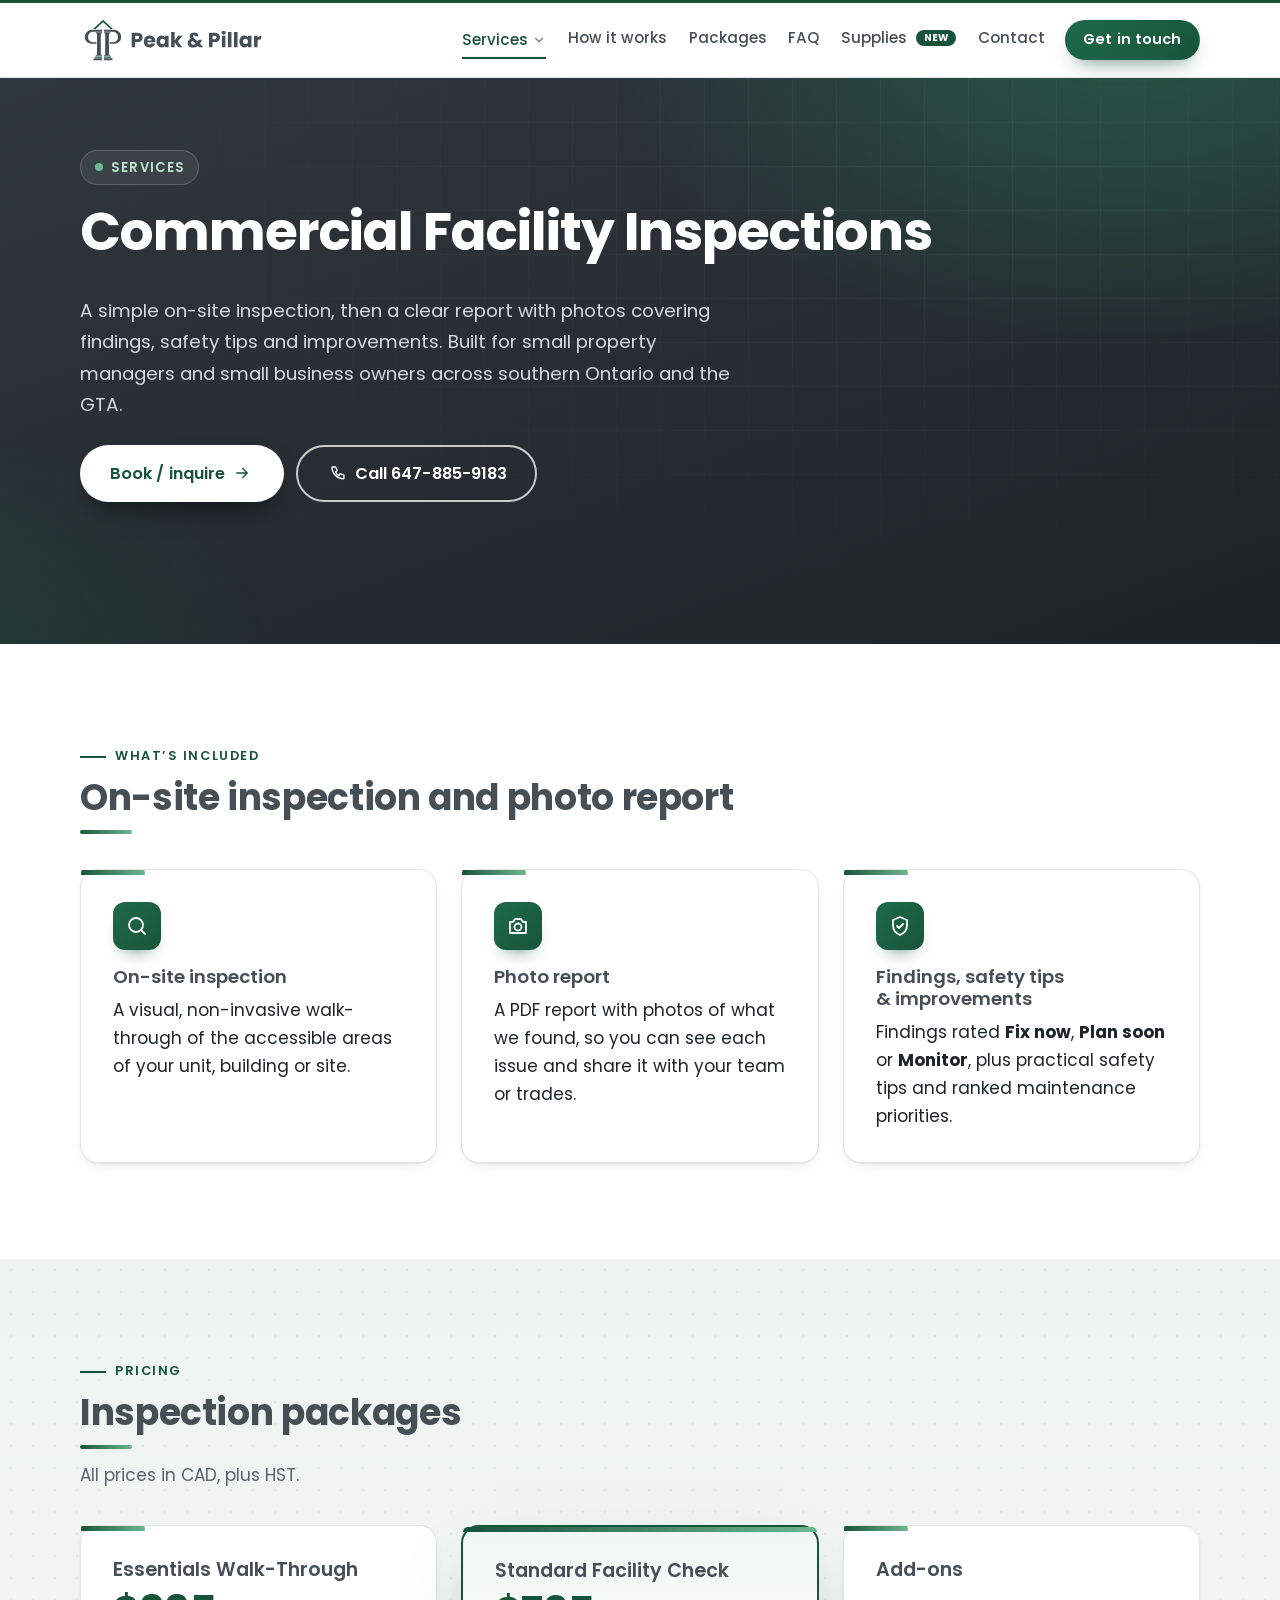
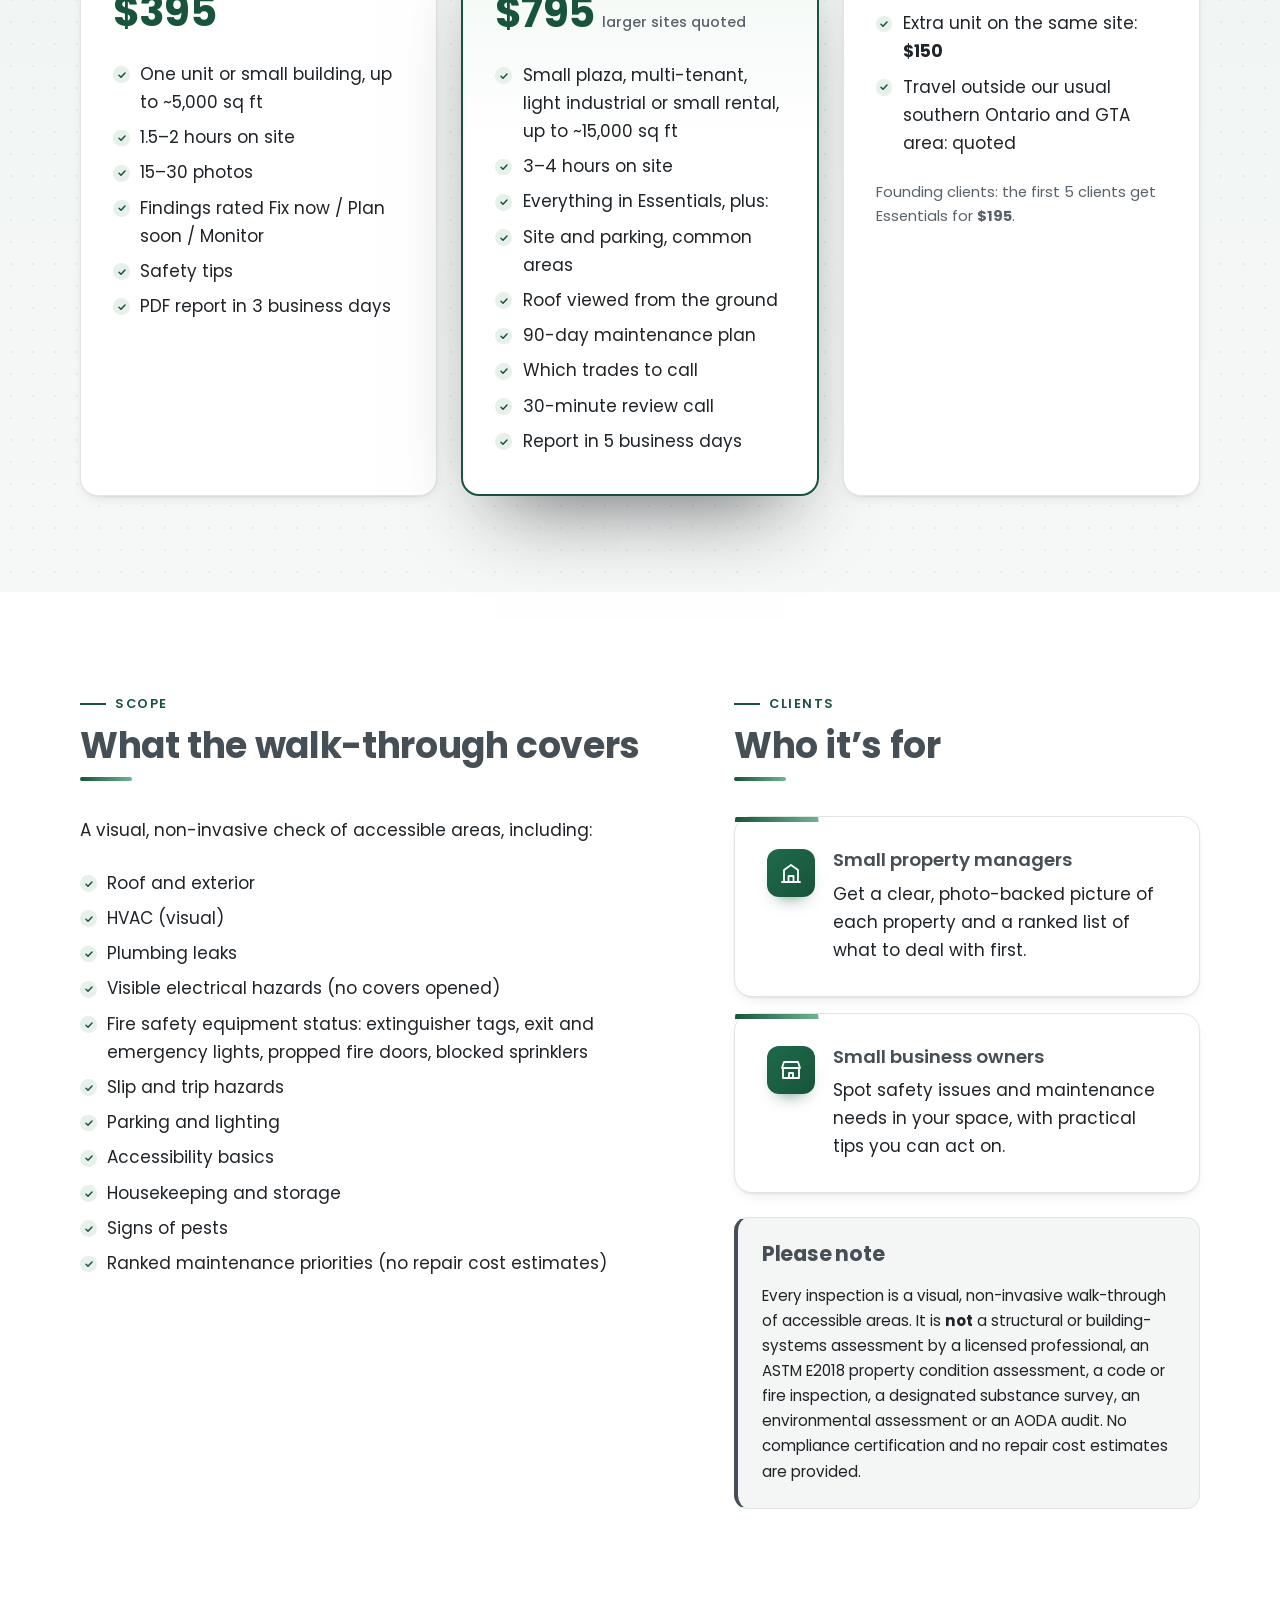
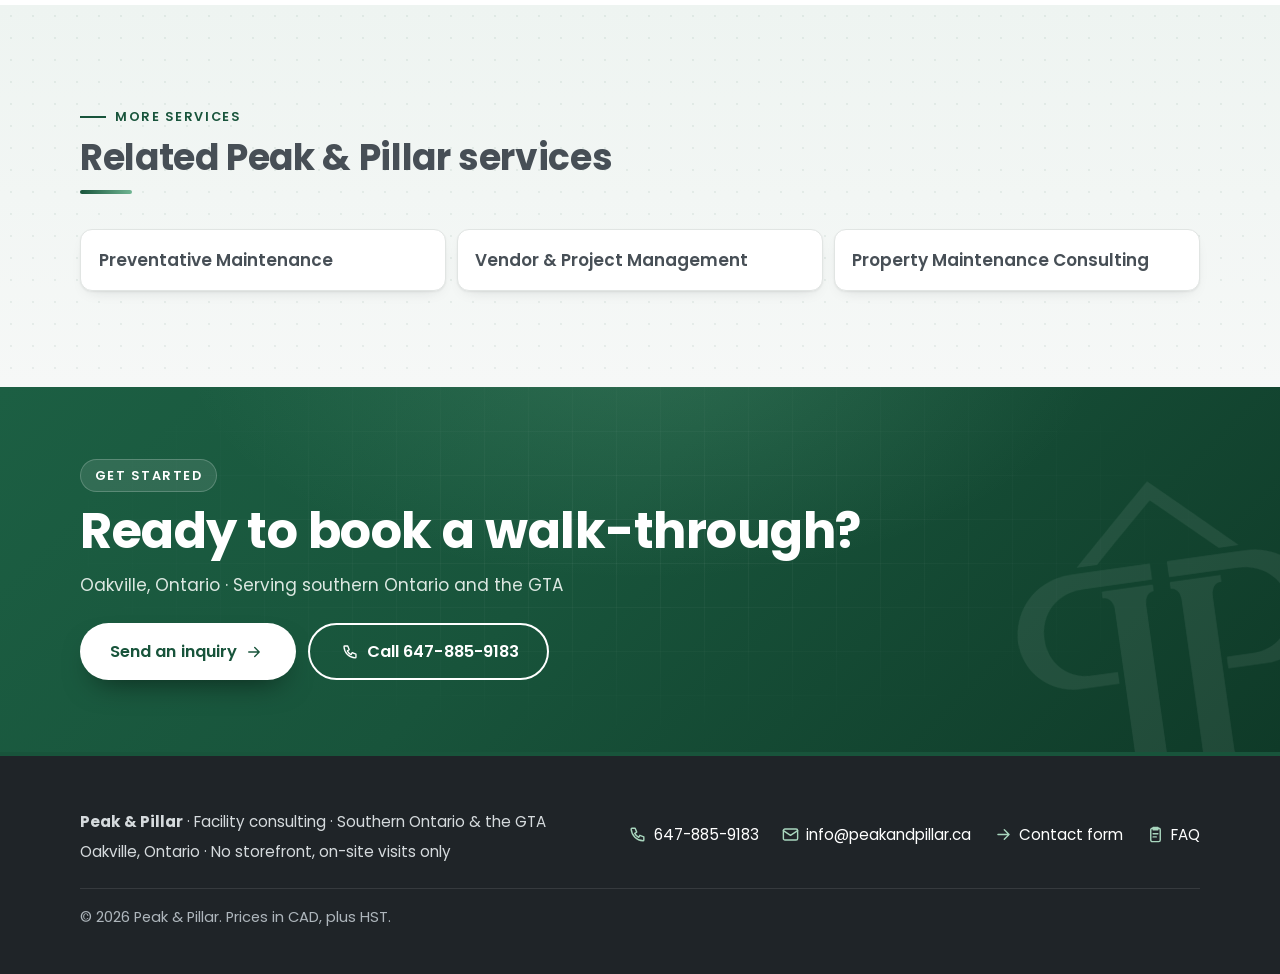
<file: commercial-facility-inspections/index.html>
<!doctype html>
<html lang="en-CA">
<head>
<meta charset="utf-8">
<script>document.documentElement.classList.add("js")</script>
<meta name="viewport" content="width=device-width, initial-scale=1">
<script async src="https://www.googletagmanager.com/gtag/js?id=G-4ZGGD46PQD"></script>
<script>window.dataLayer=window.dataLayer||[];function gtag(){dataLayer.push(arguments);}gtag('js',new Date());gtag('config','G-4ZGGD46PQD');</script>
<title>Commercial Facility Inspections | Southern Ontario &amp; GTA | Peak &amp; Pillar</title>
<meta name="description" content="Visual, non-invasive commercial facility inspections with a photo report for small property managers and business owners across southern Ontario and the GTA. Based in Oakville.">
<meta name="theme-color" content="#18543B">
<link rel="canonical" href="https://peakandpillar.ca/commercial-facility-inspections/">
<meta property="og:type" content="website">
<meta property="og:site_name" content="Peak &amp; Pillar">
<meta property="og:title" content="Commercial Facility Inspections | Southern Ontario &amp; GTA | Peak &amp; Pillar">
<meta property="og:description" content="Visual, non-invasive commercial facility inspections with a photo report for small property managers and business owners across southern Ontario and the GTA. Based in Oakville.">
<meta property="og:url" content="https://peakandpillar.ca/commercial-facility-inspections/">
<meta property="og:image" content="https://peakandpillar.ca/assets/og-image.png">
<meta property="og:image:width" content="1200">
<meta property="og:image:height" content="630">
<meta property="og:image:alt" content="Peak &amp; Pillar: Facility Consulting, Southern Ontario &amp; GTA">
<meta property="og:locale" content="en_CA">
<meta name="twitter:card" content="summary_large_image">
<meta name="twitter:title" content="Commercial Facility Inspections | Southern Ontario &amp; GTA | Peak &amp; Pillar">
<meta name="twitter:description" content="Visual, non-invasive commercial facility inspections with a photo report for small property managers and business owners across southern Ontario and the GTA. Based in Oakville.">
<meta name="twitter:image" content="https://peakandpillar.ca/assets/og-image.png">
<link rel="icon" href="../assets/favicon.ico" sizes="any">
<link rel="icon" href="../assets/favicon.svg" type="image/svg+xml">
<link rel="apple-touch-icon" href="../assets/apple-touch-icon.png">
<link rel="preconnect" href="https://fonts.googleapis.com">
<link rel="preconnect" href="https://fonts.gstatic.com" crossorigin>
<link href="https://fonts.googleapis.com/css2?family=Poppins:wght@400;500;600;700&amp;display=swap" rel="stylesheet">
<link rel="stylesheet" href="../styles.css">
<script type="application/ld+json">
{
  "@context": "https://schema.org",
  "@type": "Service",
  "name": "Commercial Facility Inspections",
  "description": "Visual, non-invasive on-site facility walk-through with a photo report of findings, safety tips and ranked maintenance priorities.",
  "url": "https://peakandpillar.ca/commercial-facility-inspections/",
  "provider": {
    "@type": "ProfessionalService",
    "name": "Peak & Pillar",
    "url": "https://peakandpillar.ca/",
    "telephone": "+1-647-885-9183",
    "email": "info@peakandpillar.ca",
    "address": {
      "@type": "PostalAddress",
      "addressLocality": "Oakville",
      "addressRegion": "ON",
      "addressCountry": "CA"
    },
    "areaServed": [
      "Southern Ontario",
      "Greater Toronto Area"
    ]
  },
  "areaServed": [
    "Southern Ontario",
    "Greater Toronto Area"
  ],
  "offers": {
    "@type": "Offer",
    "priceCurrency": "CAD",
    "price": "395",
    "description": "Package price in CAD before HST; larger sites quoted"
  }
}
</script>
</head>
<body>
<svg xmlns="http://www.w3.org/2000/svg" style="display:none" aria-hidden="true"><symbol id="i-search" viewBox="0 0 24 24" fill="none" stroke="currentColor" stroke-width="1.8" stroke-linecap="round" stroke-linejoin="round"><circle cx="11" cy="11" r="7"/><path d="m20 20-3.6-3.6"/></symbol><symbol id="i-camera" viewBox="0 0 24 24" fill="none" stroke="currentColor" stroke-width="1.8" stroke-linecap="round" stroke-linejoin="round"><path d="M4 8h3l2-3h6l2 3h3v11H4z"/><circle cx="12" cy="13" r="3.5"/></symbol><symbol id="i-shield" viewBox="0 0 24 24" fill="none" stroke="currentColor" stroke-width="1.8" stroke-linecap="round" stroke-linejoin="round"><path d="M12 3 5 6v5c0 4.5 3 8.3 7 10 4-1.7 7-5.5 7-10V6z"/><path d="m9 12 2 2 4-4"/></symbol><symbol id="i-calendar" viewBox="0 0 24 24" fill="none" stroke="currentColor" stroke-width="1.8" stroke-linecap="round" stroke-linejoin="round"><rect x="4" y="5" width="16" height="15" rx="2"/><path d="M4 10h16M8 3v4M16 3v4"/></symbol><symbol id="i-clipboard" viewBox="0 0 24 24" fill="none" stroke="currentColor" stroke-width="1.8" stroke-linecap="round" stroke-linejoin="round"><rect x="6" y="4" width="12" height="17" rx="2"/><path d="M9 3h6v3H9zM9 11h6M9 15h4"/></symbol><symbol id="i-report" viewBox="0 0 24 24" fill="none" stroke="currentColor" stroke-width="1.8" stroke-linecap="round" stroke-linejoin="round"><path d="M6 3h8l4 4v14H6z"/><path d="M14 3v4h4M9 13h6M9 17h6"/></symbol><symbol id="i-building" viewBox="0 0 24 24" fill="none" stroke="currentColor" stroke-width="1.8" stroke-linecap="round" stroke-linejoin="round"><path d="M3 21h18M5 21V9l7-5 7 5v12"/><path d="M9.5 21v-6h5v6"/></symbol><symbol id="i-store" viewBox="0 0 24 24" fill="none" stroke="currentColor" stroke-width="1.8" stroke-linecap="round" stroke-linejoin="round"><path d="M4 10v10h16V10"/><path d="M3 10 5 4h14l2 6z"/><path d="M10 20v-5h4v5"/></symbol><symbol id="i-pin" viewBox="0 0 24 24" fill="none" stroke="currentColor" stroke-width="1.8" stroke-linecap="round" stroke-linejoin="round"><path d="M12 21s-7-6.3-7-11a7 7 0 0 1 14 0c0 4.7-7 11-7 11z"/><circle cx="12" cy="10" r="2.5"/></symbol><symbol id="i-phone" viewBox="0 0 24 24" fill="none" stroke="currentColor" stroke-width="1.8" stroke-linecap="round" stroke-linejoin="round"><path d="M5 4h4l2 5-2.5 1.5a11 11 0 0 0 5 5L15 13l5 2v4a1 1 0 0 1-1 1A16 16 0 0 1 4 5a1 1 0 0 1 1-1z"/></symbol><symbol id="i-mail" viewBox="0 0 24 24" fill="none" stroke="currentColor" stroke-width="1.8" stroke-linecap="round" stroke-linejoin="round"><rect x="3" y="5" width="18" height="14" rx="2"/><path d="m3 7 9 6 9-6"/></symbol><symbol id="i-hardhat" viewBox="0 0 24 24" fill="none" stroke="currentColor" stroke-width="1.8" stroke-linecap="round" stroke-linejoin="round"><path d="M3 18h18v2H3z"/><path d="M5 18v-3a7 7 0 0 1 14 0v3"/><path d="M10 9V5h4v4"/></symbol><symbol id="i-check" viewBox="0 0 24 24" fill="none" stroke="currentColor" stroke-width="1.8" stroke-linecap="round" stroke-linejoin="round"><path d="m5 12.5 4.5 4.5L19 7"/></symbol><symbol id="i-arrow" viewBox="0 0 24 24" fill="none" stroke="currentColor" stroke-width="1.8" stroke-linecap="round" stroke-linejoin="round"><path d="M5 12h14M13 6l6 6-6 6"/></symbol><symbol id="i-clock" viewBox="0 0 24 24" fill="none" stroke="currentColor" stroke-width="1.8" stroke-linecap="round" stroke-linejoin="round"><circle cx="12" cy="12" r="9"/><path d="M12 7v5l3 2"/></symbol><symbol id="i-users" viewBox="0 0 24 24" fill="none" stroke="currentColor" stroke-width="1.8" stroke-linecap="round" stroke-linejoin="round"><circle cx="9" cy="8" r="3.5"/><path d="M2.5 20a6.5 6.5 0 0 1 13 0"/><path d="M16 4.5a3.5 3.5 0 0 1 0 7M18 14a6.5 6.5 0 0 1 3.5 6"/></symbol><symbol id="i-gift" viewBox="0 0 24 24" fill="none" stroke="currentColor" stroke-width="1.8" stroke-linecap="round" stroke-linejoin="round"><rect x="3" y="8" width="18" height="5" rx="1"/><path d="M5 13v8h14v-8M12 8v13"/><path d="M12 8S10.5 3.5 8 4.5 9 8 12 8zm0 0s1.5-4.5 4-3.5S15 8 12 8z"/></symbol><symbol id="i-chevron" viewBox="0 0 24 24" fill="none" stroke="currentColor" stroke-width="2" stroke-linecap="round" stroke-linejoin="round"><path d="m6 9 6 6 6-6"/></symbol></svg>
<a class="skip" href="#main">Skip to content</a>
<header class="site-header">
  <div class="wrap header-inner">
    <a class="brand" href="../" aria-label="Peak &amp; Pillar home">
      <picture>
        <source srcset="../assets/logo-horizontal.svg" type="image/svg+xml">
        <img src="../assets/logo-horizontal.png" width="228" height="52" alt="Peak &amp; Pillar">
      </picture>
    </a>
    <button type="button" class="nav-toggle" aria-label="Open menu" aria-expanded="false" aria-controls="main-nav">
      <span class="nav-toggle-box" aria-hidden="true">
        <svg class="nav-icon-menu" width="22" height="22" viewBox="0 0 24 24" fill="none" stroke="currentColor" stroke-width="2.2" stroke-linecap="round"><path d="M4 7h16M4 12h16M4 17h16"/></svg>
        <svg class="nav-icon-close" width="22" height="22" viewBox="0 0 24 24" fill="none" stroke="currentColor" stroke-width="2.2" stroke-linecap="round"><path d="M6 6l12 12M18 6L6 18"/></svg>
      </span>
    </button>
    <nav id="main-nav" aria-label="Main">
      <ul>
        <li class="has-sub">
          <a href="../#services" aria-current="page">Services <svg class="nav-chevron" aria-hidden="true" focusable="false" width="14" height="14"><use href="#i-chevron"/></svg></a>
          <ul class="subnav">
          <li><a href="../commercial-facility-inspections/" aria-current="page">Commercial Facility Inspections</a></li>
          <li><a href="../preventative-maintenance/">Preventative Maintenance</a></li>
          <li><a href="../vendor-project-management/">Vendor &amp; Project Management</a></li>
          <li><a href="../property-maintenance-consulting/">Property Maintenance Consulting</a></li>
          </ul>
        </li>
        <li><a href="../#how">How it works</a></li>
        <li><a href="../#packages">Packages</a></li>
        <li><a href="../faq/">FAQ</a></li>
        <li><a href="../supplies/">Supplies <span class="nav-new" aria-label="New">New</span></a></li>
        <li><a href="../contact/">Contact</a></li>
      </ul>
      <a class="btn btn-primary btn-sm header-cta" href="../contact/">Get in touch</a>
    </nav>
  </div>
</header>

<main id="main">
  <section class="page-hero hero-band">
    <div class="wrap">
      <p class="eyebrow"><span class="dot" aria-hidden="true"></span>Services</p>
      <h1>Commercial Facility Inspections</h1>
      <p class="lead">A simple on-site inspection, then a clear report with photos covering findings, safety tips and improvements. Built for small property managers and small business owners across southern Ontario and the GTA.</p>
      <div class="cta-row">
        <a class="btn btn-primary btn-lg" href="../contact/">Book / inquire <svg class="ico ico-btn" aria-hidden="true" focusable="false"><use href="#i-arrow"/></svg></a>
        <a class="btn btn-secondary btn-lg" href="tel:+16478859183"><svg class="ico ico-btn" aria-hidden="true" focusable="false"><use href="#i-phone"/></svg>Call 647-885-9183</a>
      </div>
    </div>
  </section>

  <section class="section">
    <div class="wrap">
      <div class="section-head">
        <p class="kicker">What&rsquo;s included</p>
        <h2>On-site inspection and photo report</h2>
      </div>
      <div class="grid-3 stagger">
        <article class="card">
          <span class="icon-badge"><svg class="ico" aria-hidden="true" focusable="false"><use href="#i-search"/></svg></span>
          <h3>On-site inspection</h3>
          <p>A visual, non-invasive walk-through of the accessible areas of your unit, building or site.</p>
        </article>
        <article class="card">
          <span class="icon-badge"><svg class="ico" aria-hidden="true" focusable="false"><use href="#i-camera"/></svg></span>
          <h3>Photo report</h3>
          <p>A PDF report with photos of what we found, so you can see each issue and share it with your team or trades.</p>
        </article>
        <article class="card">
          <span class="icon-badge"><svg class="ico" aria-hidden="true" focusable="false"><use href="#i-shield"/></svg></span>
          <h3>Findings, safety tips &amp; improvements</h3>
          <p>Findings rated <strong>Fix now</strong>, <strong>Plan soon</strong> or <strong>Monitor</strong>, plus practical safety tips and ranked maintenance priorities.</p>
        </article>
      </div>
    </div>
  </section>

  <section class="section alt">
    <div class="wrap">
      <div class="section-head">
        <p class="kicker">Pricing</p>
        <h2>Inspection packages</h2>
        <p class="section-intro">All prices in CAD, plus HST.</p>
      </div>
      <div class="grid-3 packages stagger">
        <article class="card pkg">
          <h3>Essentials Walk-Through</h3>
          <p class="price">$395</p>
          <ul class="ticks">
            <li>One unit or small building, up to ~5,000 sq ft</li>
            <li>1.5&ndash;2 hours on site</li>
            <li>15&ndash;30 photos</li>
            <li>Findings rated Fix now / Plan soon / Monitor</li>
            <li>Safety tips</li>
            <li>PDF report in 3 business days</li>
          </ul>
        </article>
        <article class="card pkg featured">
          <h3>Standard Facility Check</h3>
          <p class="price">$795 <span>larger sites quoted</span></p>
          <ul class="ticks">
            <li>Small plaza, multi-tenant, light industrial or small rental, up to ~15,000 sq ft</li>
            <li>3&ndash;4 hours on site</li>
            <li>Everything in Essentials, plus:</li>
            <li>Site and parking, common areas</li>
            <li>Roof viewed from the ground</li>
            <li>90-day maintenance plan</li>
            <li>Which trades to call</li>
            <li>30-minute review call</li>
            <li>Report in 5 business days</li>
          </ul>
        </article>
        <article class="card pkg">
          <h3>Add-ons</h3>
          <ul class="ticks">
            <li>Extra unit on the same site: <strong>$150</strong></li>
            <li>Travel outside our usual southern Ontario and GTA area: quoted</li>
          </ul>
          <p class="small" style="margin-top:1rem">Founding clients: the first 5 clients get Essentials for <strong>$195</strong>.</p>
        </article>
      </div>
    </div>
  </section>

  <section class="section">
    <div class="wrap two-col">
      <div>
        <div class="section-head">
          <p class="kicker">Scope</p>
          <h2>What the walk-through covers</h2>
        </div>
        <p>A visual, non-invasive check of accessible areas, including:</p>
        <ul class="checks ticks">
          <li>Roof and exterior</li>
          <li>HVAC (visual)</li>
          <li>Plumbing leaks</li>
          <li>Visible electrical hazards (no covers opened)</li>
          <li>Fire safety equipment status: extinguisher tags, exit and emergency lights, propped fire doors, blocked sprinklers</li>
          <li>Slip and trip hazards</li>
          <li>Parking and lighting</li>
          <li>Accessibility basics</li>
          <li>Housekeeping and storage</li>
          <li>Signs of pests</li>
          <li>Ranked maintenance priorities (no repair cost estimates)</li>
        </ul>
      </div>
      <div>
        <div class="section-head">
          <p class="kicker">Clients</p>
          <h2>Who it&rsquo;s for</h2>
        </div>
        <article class="card card-row" style="margin-bottom:1rem">
          <span class="icon-badge"><svg class="ico" aria-hidden="true" focusable="false"><use href="#i-building"/></svg></span>
          <div>
            <h3>Small property managers</h3>
            <p>Get a clear, photo-backed picture of each property and a ranked list of what to deal with first.</p>
          </div>
        </article>
        <article class="card card-row">
          <span class="icon-badge"><svg class="ico" aria-hidden="true" focusable="false"><use href="#i-store"/></svg></span>
          <div>
            <h3>Small business owners</h3>
            <p>Spot safety issues and maintenance needs in your space, with practical tips you can act on.</p>
          </div>
        </article>
        <aside class="disclaimer" style="margin-top:1.5rem" aria-labelledby="insp-disc">
          <h2 id="insp-disc">Please note</h2>
          <p>Every inspection is a visual, non-invasive walk-through of accessible areas. It is <strong>not</strong> a structural or building-systems assessment by a licensed professional, an ASTM E2018 property condition assessment, a code or fire inspection, a designated substance survey, an environmental assessment or an AODA audit. No compliance certification and no repair cost estimates are provided.</p>
        </aside>
      </div>
    </div>
  </section>


  <section class="section alt">
    <div class="wrap">
      <div class="section-head">
        <p class="kicker">More services</p>
        <h2>Related Peak &amp; Pillar services</h2>
      </div>
      <ul class="related-services">
        <li><a href="../preventative-maintenance/">Preventative Maintenance</a></li>
        <li><a href="../vendor-project-management/">Vendor &amp; Project Management</a></li>
        <li><a href="../property-maintenance-consulting/">Property Maintenance Consulting</a></li>
      </ul>
    </div>
  </section>

  <section class="section contact cta-band cta-slim" aria-labelledby="talk-h">
    <img class="cta-mark" src="../assets/mark-400.webp" width="361" height="400" alt="" aria-hidden="true" loading="lazy" decoding="async">
    <div class="wrap cta-slim-inner">
      <div>
        <p class="kicker kicker-light">Get started</p>
        <h2 id="talk-h">Ready to book a walk-through?</h2>
        <p class="contact-address">Oakville, Ontario &middot; Serving southern Ontario and the GTA</p>
      </div>
      <div class="cta-row">
        <a class="btn btn-light btn-lg" href="../contact/">Send an inquiry <svg class="ico ico-btn" aria-hidden="true" focusable="false"><use href="#i-arrow"/></svg></a>
        <a class="btn btn-outline-light btn-lg" href="tel:+16478859183"><svg class="ico ico-btn" aria-hidden="true" focusable="false"><use href="#i-phone"/></svg>Call 647-885-9183</a>
      </div>
    </div>
  </section>

</main>
<footer class="site-footer">
  <div class="wrap footer-inner">
    <div class="footer-brand">
      <p><strong>Peak &amp; Pillar</strong> &middot; Facility consulting &middot; Southern Ontario &amp; the GTA</p>
      <address>Oakville, Ontario &middot; No storefront, on-site visits only</address>
    </div>
    <ul class="footer-links">
      <li><a href="tel:+16478859183"><svg class="ico" aria-hidden="true" focusable="false"><use href="#i-phone"/></svg>647-885-9183</a></li>
      <li><a href="mailto:info@peakandpillar.ca"><svg class="ico" aria-hidden="true" focusable="false"><use href="#i-mail"/></svg>info@peakandpillar.ca</a></li>
      <li><a href="../contact/"><svg class="ico" aria-hidden="true" focusable="false"><use href="#i-arrow"/></svg>Contact form</a></li>
      <li><a href="../faq/"><svg class="ico" aria-hidden="true" focusable="false"><use href="#i-clipboard"/></svg>FAQ</a></li>
    </ul>
    <p class="small">&copy; 2026 Peak &amp; Pillar. Prices in CAD, plus HST.</p>
  </div>
</footer>

<script src="../assets/nav.js" defer></script>
<script src="../assets/analytics.js" defer></script>
</body>
</html>
</file>
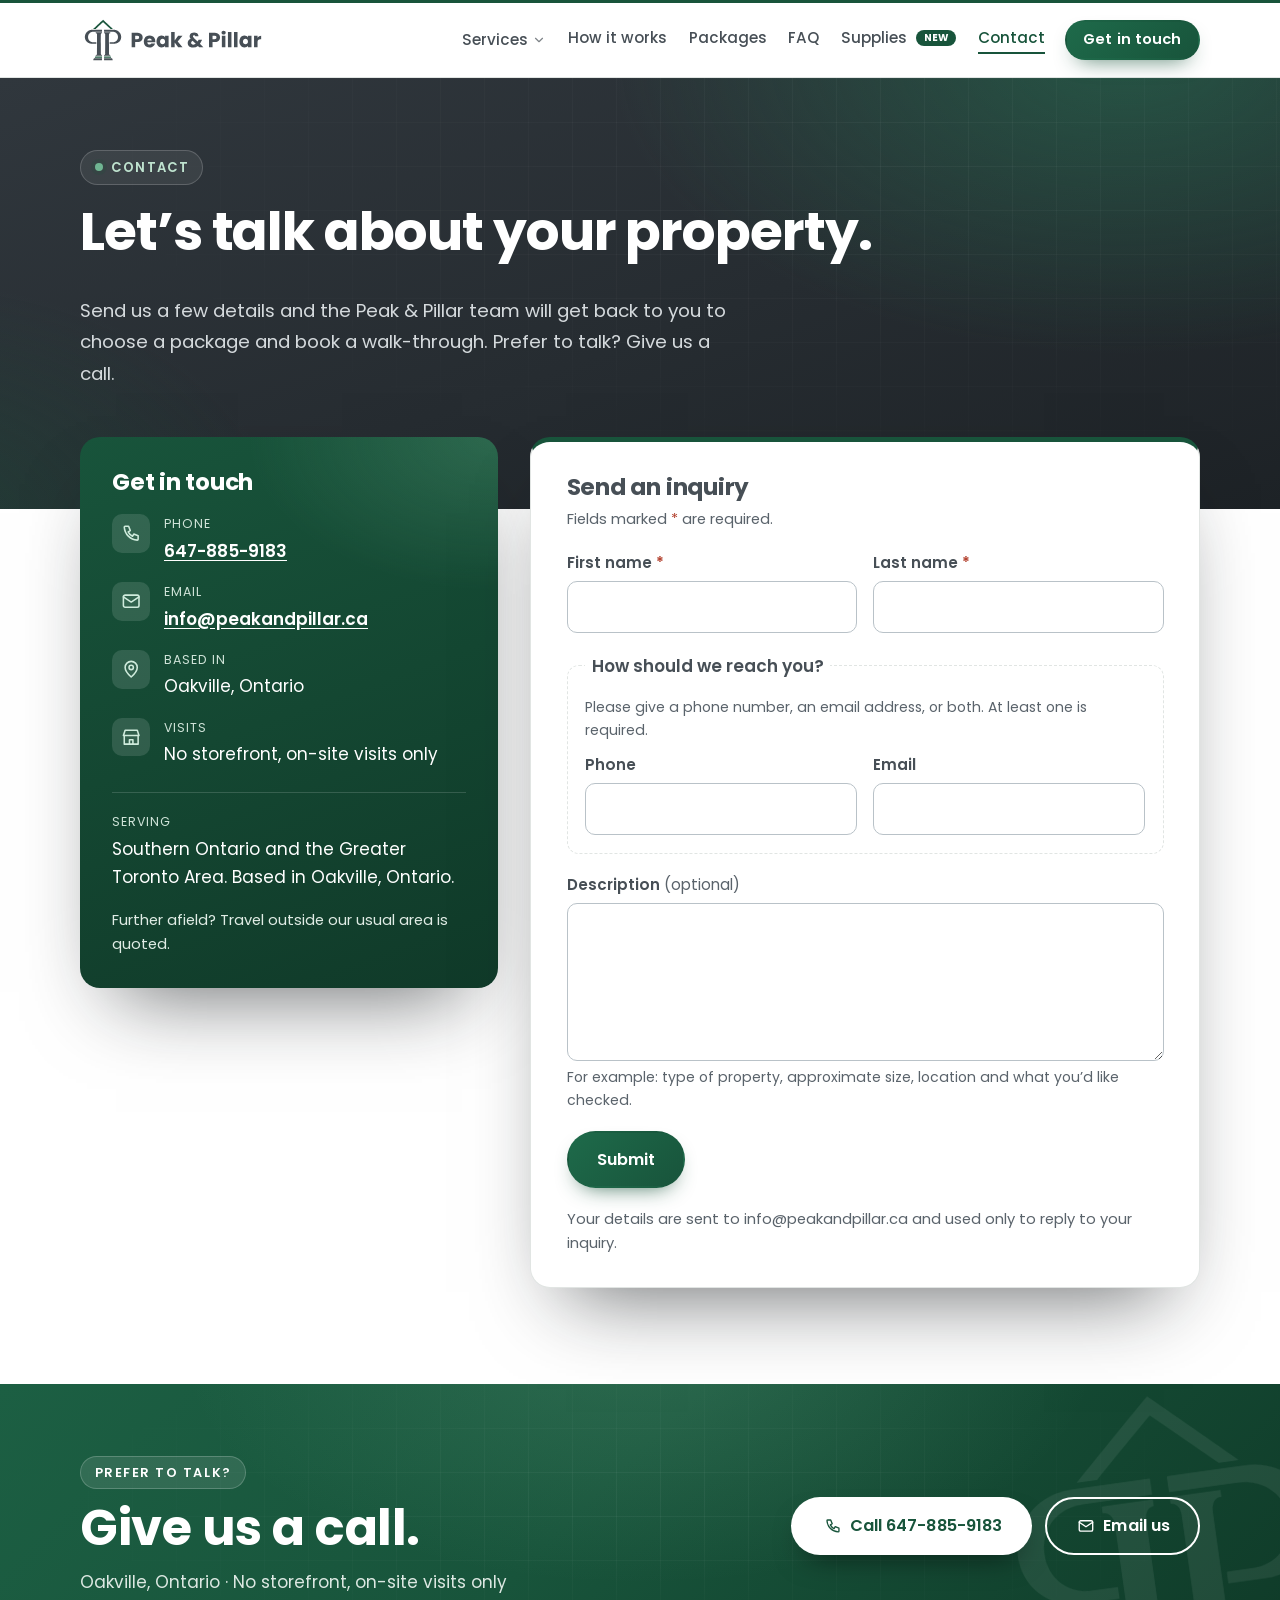
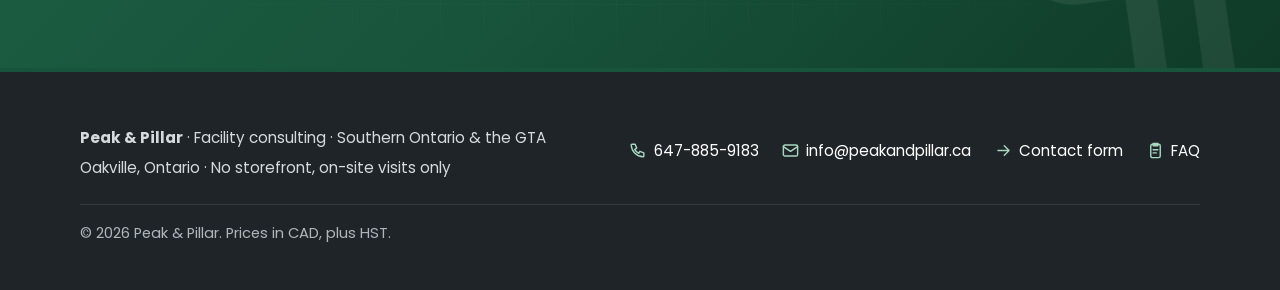
<file: contact/index.html>
<!doctype html>
<html lang="en-CA">
<head>
<meta charset="utf-8">
<script>document.documentElement.classList.add("js")</script>
<meta name="viewport" content="width=device-width, initial-scale=1">
<script async src="https://www.googletagmanager.com/gtag/js?id=G-4ZGGD46PQD"></script>
<script>window.dataLayer=window.dataLayer||[];function gtag(){dataLayer.push(arguments);}gtag('js',new Date());gtag('config','G-4ZGGD46PQD');</script>
<title>Contact Peak &amp; Pillar | Book a Facility Inspection</title>
<meta name="description" content="Contact Peak &amp; Pillar to book an on-site facility inspection across southern Ontario and the GTA. Call 647-885-9183, email info@peakandpillar.ca or send an inquiry. Based in Oakville.">
<meta name="theme-color" content="#18543B">
<link rel="canonical" href="https://peakandpillar.ca/contact/">
<meta property="og:type" content="website">
<meta property="og:site_name" content="Peak &amp; Pillar">
<meta property="og:title" content="Contact Peak &amp; Pillar | Book a Facility Inspection">
<meta property="og:description" content="Contact Peak &amp; Pillar to book an on-site facility inspection across southern Ontario and the GTA. Call 647-885-9183, email info@peakandpillar.ca or send an inquiry. Based in Oakville.">
<meta property="og:url" content="https://peakandpillar.ca/contact/">
<meta property="og:image" content="https://peakandpillar.ca/assets/og-image.png">
<meta property="og:image:width" content="1200">
<meta property="og:image:height" content="630">
<meta property="og:image:alt" content="Peak &amp; Pillar: Facility Consulting, Southern Ontario &amp; GTA">
<meta property="og:locale" content="en_CA">
<meta name="twitter:card" content="summary_large_image">
<meta name="twitter:title" content="Contact Peak &amp; Pillar | Book a Facility Inspection">
<meta name="twitter:description" content="Contact Peak &amp; Pillar to book an on-site facility inspection across southern Ontario and the GTA. Call 647-885-9183, email info@peakandpillar.ca or send an inquiry. Based in Oakville.">
<meta name="twitter:image" content="https://peakandpillar.ca/assets/og-image.png">
<link rel="icon" href="../assets/favicon.ico" sizes="any">
<link rel="icon" href="../assets/favicon.svg" type="image/svg+xml">
<link rel="apple-touch-icon" href="../assets/apple-touch-icon.png">
<link rel="preconnect" href="https://fonts.googleapis.com">
<link rel="preconnect" href="https://fonts.gstatic.com" crossorigin>
<link href="https://fonts.googleapis.com/css2?family=Poppins:wght@400;500;600;700&amp;display=swap" rel="stylesheet">
<link rel="stylesheet" href="../styles.css">
</head>
<body>
<svg xmlns="http://www.w3.org/2000/svg" style="display:none" aria-hidden="true"><symbol id="i-search" viewBox="0 0 24 24" fill="none" stroke="currentColor" stroke-width="1.8" stroke-linecap="round" stroke-linejoin="round"><circle cx="11" cy="11" r="7"/><path d="m20 20-3.6-3.6"/></symbol><symbol id="i-camera" viewBox="0 0 24 24" fill="none" stroke="currentColor" stroke-width="1.8" stroke-linecap="round" stroke-linejoin="round"><path d="M4 8h3l2-3h6l2 3h3v11H4z"/><circle cx="12" cy="13" r="3.5"/></symbol><symbol id="i-shield" viewBox="0 0 24 24" fill="none" stroke="currentColor" stroke-width="1.8" stroke-linecap="round" stroke-linejoin="round"><path d="M12 3 5 6v5c0 4.5 3 8.3 7 10 4-1.7 7-5.5 7-10V6z"/><path d="m9 12 2 2 4-4"/></symbol><symbol id="i-calendar" viewBox="0 0 24 24" fill="none" stroke="currentColor" stroke-width="1.8" stroke-linecap="round" stroke-linejoin="round"><rect x="4" y="5" width="16" height="15" rx="2"/><path d="M4 10h16M8 3v4M16 3v4"/></symbol><symbol id="i-clipboard" viewBox="0 0 24 24" fill="none" stroke="currentColor" stroke-width="1.8" stroke-linecap="round" stroke-linejoin="round"><rect x="6" y="4" width="12" height="17" rx="2"/><path d="M9 3h6v3H9zM9 11h6M9 15h4"/></symbol><symbol id="i-report" viewBox="0 0 24 24" fill="none" stroke="currentColor" stroke-width="1.8" stroke-linecap="round" stroke-linejoin="round"><path d="M6 3h8l4 4v14H6z"/><path d="M14 3v4h4M9 13h6M9 17h6"/></symbol><symbol id="i-building" viewBox="0 0 24 24" fill="none" stroke="currentColor" stroke-width="1.8" stroke-linecap="round" stroke-linejoin="round"><path d="M3 21h18M5 21V9l7-5 7 5v12"/><path d="M9.5 21v-6h5v6"/></symbol><symbol id="i-store" viewBox="0 0 24 24" fill="none" stroke="currentColor" stroke-width="1.8" stroke-linecap="round" stroke-linejoin="round"><path d="M4 10v10h16V10"/><path d="M3 10 5 4h14l2 6z"/><path d="M10 20v-5h4v5"/></symbol><symbol id="i-pin" viewBox="0 0 24 24" fill="none" stroke="currentColor" stroke-width="1.8" stroke-linecap="round" stroke-linejoin="round"><path d="M12 21s-7-6.3-7-11a7 7 0 0 1 14 0c0 4.7-7 11-7 11z"/><circle cx="12" cy="10" r="2.5"/></symbol><symbol id="i-phone" viewBox="0 0 24 24" fill="none" stroke="currentColor" stroke-width="1.8" stroke-linecap="round" stroke-linejoin="round"><path d="M5 4h4l2 5-2.5 1.5a11 11 0 0 0 5 5L15 13l5 2v4a1 1 0 0 1-1 1A16 16 0 0 1 4 5a1 1 0 0 1 1-1z"/></symbol><symbol id="i-mail" viewBox="0 0 24 24" fill="none" stroke="currentColor" stroke-width="1.8" stroke-linecap="round" stroke-linejoin="round"><rect x="3" y="5" width="18" height="14" rx="2"/><path d="m3 7 9 6 9-6"/></symbol><symbol id="i-hardhat" viewBox="0 0 24 24" fill="none" stroke="currentColor" stroke-width="1.8" stroke-linecap="round" stroke-linejoin="round"><path d="M3 18h18v2H3z"/><path d="M5 18v-3a7 7 0 0 1 14 0v3"/><path d="M10 9V5h4v4"/></symbol><symbol id="i-check" viewBox="0 0 24 24" fill="none" stroke="currentColor" stroke-width="1.8" stroke-linecap="round" stroke-linejoin="round"><path d="m5 12.5 4.5 4.5L19 7"/></symbol><symbol id="i-arrow" viewBox="0 0 24 24" fill="none" stroke="currentColor" stroke-width="1.8" stroke-linecap="round" stroke-linejoin="round"><path d="M5 12h14M13 6l6 6-6 6"/></symbol><symbol id="i-clock" viewBox="0 0 24 24" fill="none" stroke="currentColor" stroke-width="1.8" stroke-linecap="round" stroke-linejoin="round"><circle cx="12" cy="12" r="9"/><path d="M12 7v5l3 2"/></symbol><symbol id="i-users" viewBox="0 0 24 24" fill="none" stroke="currentColor" stroke-width="1.8" stroke-linecap="round" stroke-linejoin="round"><circle cx="9" cy="8" r="3.5"/><path d="M2.5 20a6.5 6.5 0 0 1 13 0"/><path d="M16 4.5a3.5 3.5 0 0 1 0 7M18 14a6.5 6.5 0 0 1 3.5 6"/></symbol><symbol id="i-gift" viewBox="0 0 24 24" fill="none" stroke="currentColor" stroke-width="1.8" stroke-linecap="round" stroke-linejoin="round"><rect x="3" y="8" width="18" height="5" rx="1"/><path d="M5 13v8h14v-8M12 8v13"/><path d="M12 8S10.5 3.5 8 4.5 9 8 12 8zm0 0s1.5-4.5 4-3.5S15 8 12 8z"/></symbol><symbol id="i-chevron" viewBox="0 0 24 24" fill="none" stroke="currentColor" stroke-width="2" stroke-linecap="round" stroke-linejoin="round"><path d="m6 9 6 6 6-6"/></symbol></svg>
<a class="skip" href="#main">Skip to content</a>
<header class="site-header">
  <div class="wrap header-inner">
    <a class="brand" href="../" aria-label="Peak &amp; Pillar home">
      <picture>
        <source srcset="../assets/logo-horizontal.svg" type="image/svg+xml">
        <img src="../assets/logo-horizontal.png" width="228" height="52" alt="Peak &amp; Pillar">
      </picture>
    </a>
    <button type="button" class="nav-toggle" aria-label="Open menu" aria-expanded="false" aria-controls="main-nav">
      <span class="nav-toggle-box" aria-hidden="true">
        <svg class="nav-icon-menu" width="22" height="22" viewBox="0 0 24 24" fill="none" stroke="currentColor" stroke-width="2.2" stroke-linecap="round"><path d="M4 7h16M4 12h16M4 17h16"/></svg>
        <svg class="nav-icon-close" width="22" height="22" viewBox="0 0 24 24" fill="none" stroke="currentColor" stroke-width="2.2" stroke-linecap="round"><path d="M6 6l12 12M18 6L6 18"/></svg>
      </span>
    </button>
    <nav id="main-nav" aria-label="Main">
      <ul>
        <li class="has-sub">
          <a href="../#services">Services <svg class="nav-chevron" aria-hidden="true" focusable="false" width="14" height="14"><use href="#i-chevron"/></svg></a>
          <ul class="subnav">
          <li><a href="../commercial-facility-inspections/">Commercial Facility Inspections</a></li>
          <li><a href="../preventative-maintenance/">Preventative Maintenance</a></li>
          <li><a href="../vendor-project-management/">Vendor &amp; Project Management</a></li>
          <li><a href="../property-maintenance-consulting/">Property Maintenance Consulting</a></li>
          </ul>
        </li>
        <li><a href="../#how">How it works</a></li>
        <li><a href="../#packages">Packages</a></li>
        <li><a href="../faq/">FAQ</a></li>
        <li><a href="../supplies/">Supplies <span class="nav-new" aria-label="New">New</span></a></li>
        <li><a href="../contact/" aria-current="page">Contact</a></li>
      </ul>
      <a class="btn btn-primary btn-sm header-cta" href="../contact/">Get in touch</a>
    </nav>
  </div>
</header>


<main id="main">
  <section class="page-hero hero-band">
    <div class="wrap">
      <p class="eyebrow"><span class="dot" aria-hidden="true"></span>Contact</p>
      <h1>Let&rsquo;s talk about your property.</h1>
      <p class="lead">Send us a few details and the Peak &amp; Pillar team will get back to you to choose a package and book a walk-through. Prefer to talk? Give us a call.</p>
    </div>
  </section>

  <section class="section contact-page">
    <div class="wrap contact-grid">
      <aside class="info-card" aria-labelledby="info-h">
        <h2 id="info-h">Get in touch</h2>
        <ul class="info-list">
          <li><svg class="ico" aria-hidden="true" focusable="false"><use href="#i-phone"/></svg><div><span class="label">Phone</span><a href="tel:+16478859183">647-885-9183</a></div></li>
          <li><svg class="ico" aria-hidden="true" focusable="false"><use href="#i-mail"/></svg><div><span class="label">Email</span><a href="mailto:info@peakandpillar.ca">info@peakandpillar.ca</a></div></li>
          <li><svg class="ico" aria-hidden="true" focusable="false"><use href="#i-pin"/></svg><div><span class="label">Based in</span><address>Oakville, Ontario</address></div></li>
          <li><svg class="ico" aria-hidden="true" focusable="false"><use href="#i-store"/></svg><div><span class="label">Visits</span>No storefront, on-site visits only</div></li>
        </ul>
        <div class="info-area">
          <p class="label">Serving</p>
          <p>Southern Ontario and the Greater Toronto Area. Based in Oakville, Ontario.</p>
          <p class="small">Further afield? Travel outside our usual area is quoted.</p>
        </div>
      </aside>

      <div class="form-card">
        <h2 id="form-h">Send an inquiry</h2>
        <p class="small">Fields marked <span class="req" aria-hidden="true">*</span><span class="sr-only">with an asterisk</span> are required.</p>
        <form id="inquiry" class="form" action="https://api.web3forms.com/submit" method="POST" aria-labelledby="form-h">
          <input type="hidden" name="access_key" value="">
          <input type="hidden" name="subject" value="New Peak &amp; Pillar website inquiry">
          <input type="hidden" name="from_name" value="Peak &amp; Pillar website">
          <input type="hidden" name="redirect" value="https://peakandpillar.ca/contact/thanks/">
          <div class="hp" aria-hidden="true">
            <label><input type="checkbox" name="botcheck" tabindex="-1" autocomplete="off"> Leave unchecked</label>
          </div>


          <div class="field-row">
            <div class="field">
              <label for="f-first">First name <span class="req" aria-hidden="true">*</span></label>
              <input type="text" id="f-first" name="first_name" autocomplete="given-name" required maxlength="80">
            </div>
            <div class="field">
              <label for="f-last">Last name <span class="req" aria-hidden="true">*</span></label>
              <input type="text" id="f-last" name="last_name" autocomplete="family-name" required maxlength="80">
            </div>
          </div>

          <fieldset id="reach" class="reach" aria-describedby="reach-hint reach-error">
            <legend>How should we reach you?</legend>
            <p id="reach-hint" class="hint">Please give a phone number, an email address, or both. At least one is required.</p>
            <div class="field-row">
              <div class="field">
                <label for="f-phone">Phone</label>
                <input type="tel" id="f-phone" name="phone" autocomplete="tel" inputmode="tel" maxlength="30">
              </div>
              <div class="field">
                <label for="f-email">Email</label>
                <input type="email" id="f-email" name="email" autocomplete="email" maxlength="120">
              </div>
            </div>
            <p id="reach-error" class="error" role="alert" hidden>Please enter a phone number or an email address so we can get back to you.</p>
          </fieldset>

          <div class="field">
            <label for="f-desc">Description <span class="optional">(optional)</span></label>
            <textarea id="f-desc" name="description" rows="5" maxlength="3000" aria-describedby="desc-hint"></textarea>
            <p id="desc-hint" class="hint">For example: type of property, approximate size, location and what you&rsquo;d like checked.</p>
          </div>

          <button type="submit" class="btn btn-primary btn-lg">Submit</button>
          <p class="small form-note">Your details are sent to info@peakandpillar.ca and used only to reply to your inquiry.</p>
        </form>
      </div>
    </div>
  </section>

  <section class="section contact cta-band cta-slim" aria-labelledby="talk-h">
    <img class="cta-mark" src="../assets/mark-400.webp" width="361" height="400" alt="" aria-hidden="true" loading="lazy" decoding="async">
    <div class="wrap cta-slim-inner">
      <div>
        <p class="kicker kicker-light">Prefer to talk?</p>
        <h2 id="talk-h">Give us a call.</h2>
        <p class="contact-address">Oakville, Ontario &middot; No storefront, on-site visits only</p>
      </div>
      <div class="cta-row">
        <a class="btn btn-light btn-lg" href="tel:+16478859183"><svg class="ico ico-btn" aria-hidden="true" focusable="false"><use href="#i-phone"/></svg>Call 647-885-9183</a>
        <a class="btn btn-outline-light btn-lg" href="mailto:info@peakandpillar.ca"><svg class="ico ico-btn" aria-hidden="true" focusable="false"><use href="#i-mail"/></svg>Email us</a>
      </div>
    </div>
  </section>
</main>

<footer class="site-footer">
  <div class="wrap footer-inner">
    <div class="footer-brand">
      <p><strong>Peak &amp; Pillar</strong> &middot; Facility consulting &middot; Southern Ontario &amp; the GTA</p>
      <address>Oakville, Ontario &middot; No storefront, on-site visits only</address>
    </div>
    <ul class="footer-links">
      <li><a href="tel:+16478859183"><svg class="ico" aria-hidden="true" focusable="false"><use href="#i-phone"/></svg>647-885-9183</a></li>
      <li><a href="mailto:info@peakandpillar.ca"><svg class="ico" aria-hidden="true" focusable="false"><use href="#i-mail"/></svg>info@peakandpillar.ca</a></li>
      <li><a href="../contact/"><svg class="ico" aria-hidden="true" focusable="false"><use href="#i-arrow"/></svg>Contact form</a></li>
      <li><a href="../faq/"><svg class="ico" aria-hidden="true" focusable="false"><use href="#i-clipboard"/></svg>FAQ</a></li>
    </ul>
    <p class="small">&copy; 2026 Peak &amp; Pillar. Prices in CAD, plus HST.</p>
  </div>
</footer>

<script src="../assets/nav.js" defer></script>
<script src="../assets/analytics.js" defer></script>
<script src="../assets/forms.js" defer></script>
</body>
</html>
</file>
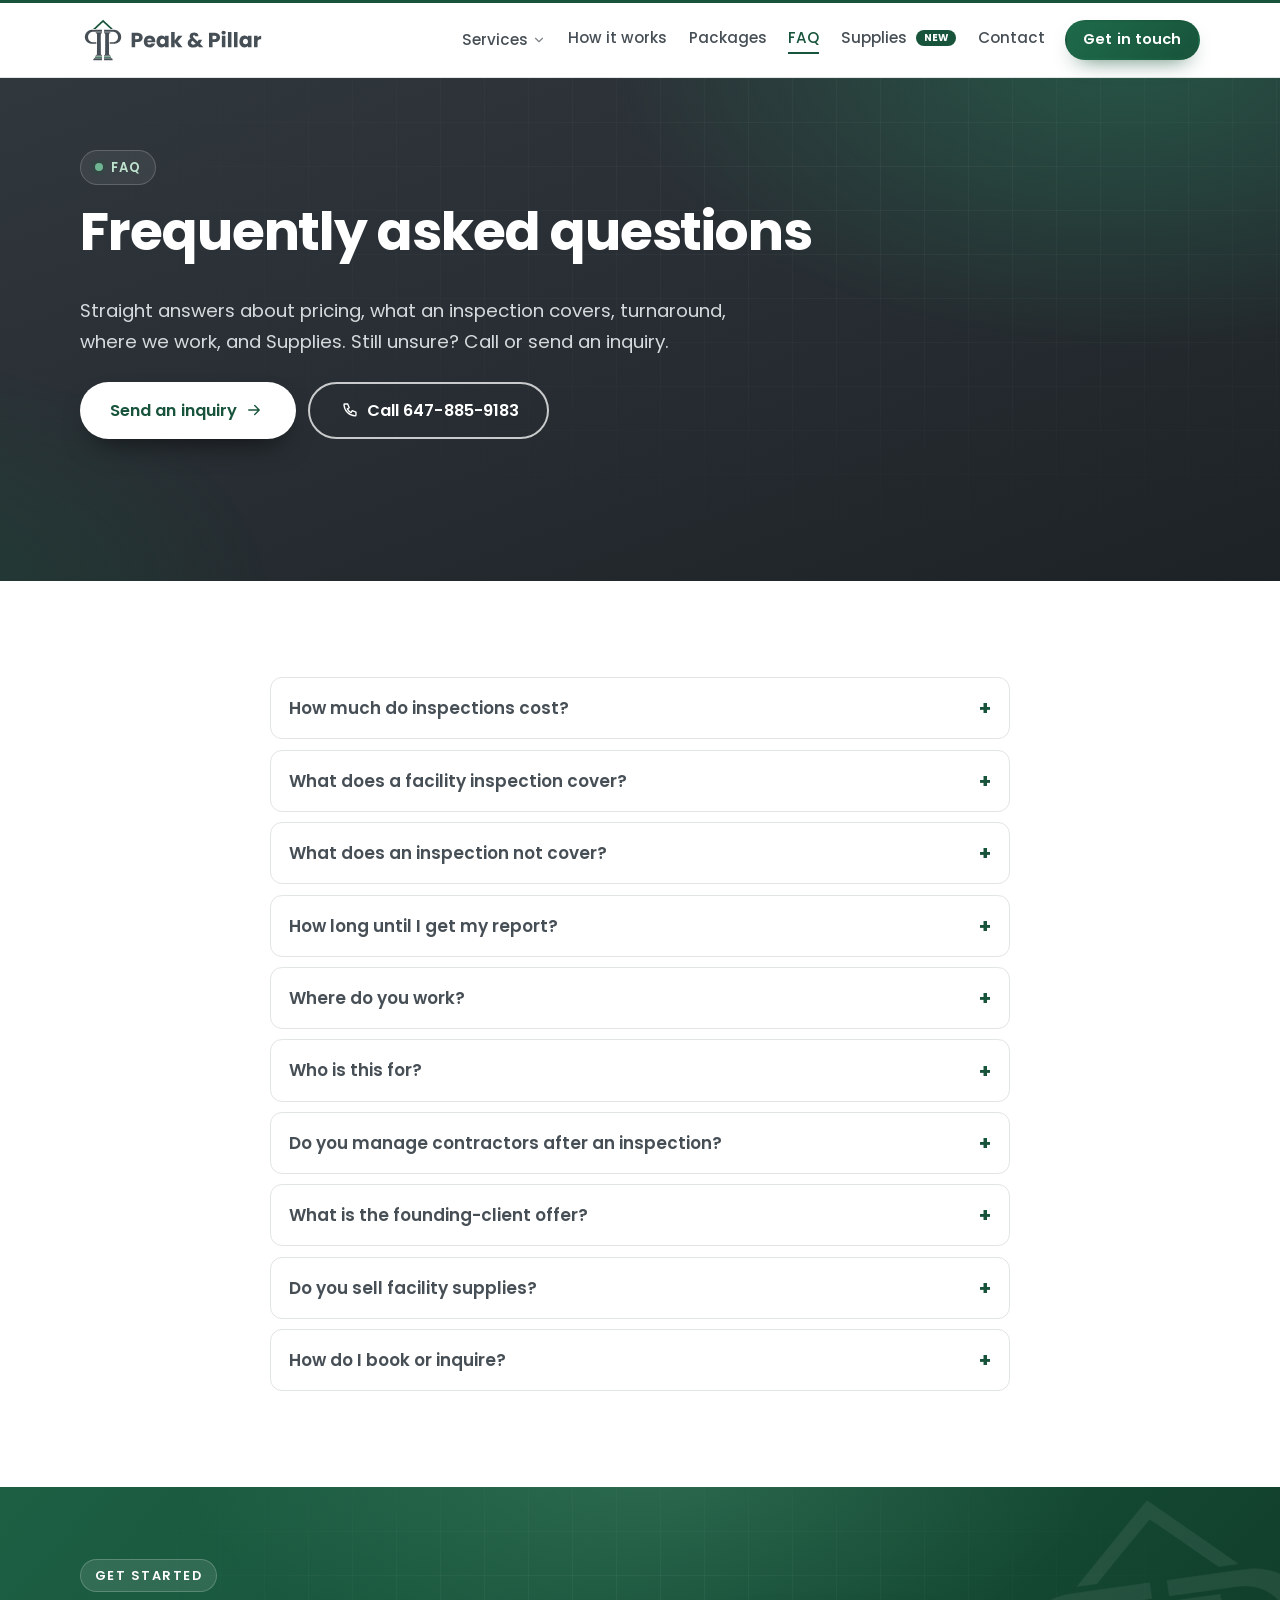
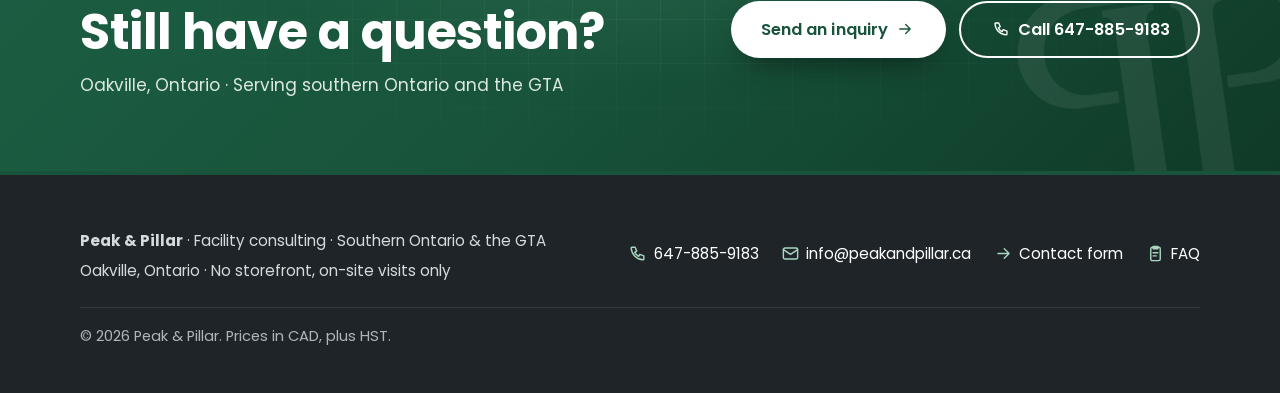
<file: faq/index.html>
<!doctype html>
<html lang="en-CA">
<head>
<meta charset="utf-8">
<script>document.documentElement.classList.add("js")</script>
<meta name="viewport" content="width=device-width, initial-scale=1">
<script async src="https://www.googletagmanager.com/gtag/js?id=G-4ZGGD46PQD"></script>
<script>window.dataLayer=window.dataLayer||[];function gtag(){dataLayer.push(arguments);}gtag('js',new Date());gtag('config','G-4ZGGD46PQD');</script>
<title>FAQ | Facility Inspections &amp; Maintenance | Peak &amp; Pillar</title>
<meta name="description" content="Answers about Peak &amp; Pillar facility inspection pricing, scope, turnaround, service area across southern Ontario and the GTA, founding offers and Supplies.">
<meta name="theme-color" content="#18543B">
<link rel="canonical" href="https://peakandpillar.ca/faq/">
<meta property="og:type" content="website">
<meta property="og:site_name" content="Peak &amp; Pillar">
<meta property="og:title" content="FAQ | Facility Inspections &amp; Maintenance | Peak &amp; Pillar">
<meta property="og:description" content="Answers about Peak &amp; Pillar facility inspection pricing, scope, turnaround, service area across southern Ontario and the GTA, founding offers and Supplies.">
<meta property="og:url" content="https://peakandpillar.ca/faq/">
<meta property="og:image" content="https://peakandpillar.ca/assets/og-image.png">
<meta property="og:image:width" content="1200">
<meta property="og:image:height" content="630">
<meta property="og:image:alt" content="Peak &amp; Pillar: Facility Consulting, Southern Ontario &amp; GTA">
<meta property="og:locale" content="en_CA">
<meta name="twitter:card" content="summary_large_image">
<meta name="twitter:title" content="FAQ | Facility Inspections &amp; Maintenance | Peak &amp; Pillar">
<meta name="twitter:description" content="Answers about Peak &amp; Pillar facility inspection pricing, scope, turnaround, service area across southern Ontario and the GTA, founding offers and Supplies.">
<meta name="twitter:image" content="https://peakandpillar.ca/assets/og-image.png">
<link rel="icon" href="../assets/favicon.ico" sizes="any">
<link rel="icon" href="../assets/favicon.svg" type="image/svg+xml">
<link rel="apple-touch-icon" href="../assets/apple-touch-icon.png">
<link rel="preconnect" href="https://fonts.googleapis.com">
<link rel="preconnect" href="https://fonts.gstatic.com" crossorigin>
<link href="https://fonts.googleapis.com/css2?family=Poppins:wght@400;500;600;700&amp;display=swap" rel="stylesheet">
<link rel="stylesheet" href="../styles.css">
<script type="application/ld+json">
{
  "@context": "https://schema.org",
  "@type": "FAQPage",
  "mainEntity": [
    {
      "@type": "Question",
      "name": "How much do inspections cost?",
      "acceptedAnswer": {
        "@type": "Answer",
        "text": "Essentials Walk-Through is $395. Standard Facility Check is $795 (larger sites quoted). The Quarterly Care Plan is $295 per visit, or $495 for a once-a-year check. An extra unit on the same site is $150. Travel outside our usual southern Ontario and GTA area is quoted. Vendor and project management is quoted per project. All prices are in CAD, plus HST. The first 5 founding clients get the Essentials Walk-Through for $195."
      }
    },
    {
      "@type": "Question",
      "name": "What does a facility inspection cover?",
      "acceptedAnswer": {
        "@type": "Answer",
        "text": "A visual, non-invasive walk-through of accessible areas. That includes roof and exterior, HVAC (visual), plumbing leaks, visible electrical hazards (no covers opened), fire safety equipment status, slip and trip hazards, parking and lighting, accessibility basics, housekeeping and storage, signs of pests, and ranked maintenance priorities."
      }
    },
    {
      "@type": "Question",
      "name": "What does an inspection not cover?",
      "acceptedAnswer": {
        "@type": "Answer",
        "text": "It is not a structural or building-systems assessment by a licensed professional, an ASTM E2018 property condition assessment, a code or fire inspection, a designated substance survey, an environmental assessment or an AODA audit. There is no testing, no code or fire compliance sign-off, and no repair cost estimates."
      }
    },
    {
      "@type": "Question",
      "name": "How long until I get my report?",
      "acceptedAnswer": {
        "@type": "Answer",
        "text": "Essentials Walk-Through: PDF report in 3 business days. Standard Facility Check: report in 5 business days. For Care Plan visits and other work, we confirm timing when we book."
      }
    },
    {
      "@type": "Question",
      "name": "Where do you work?",
      "acceptedAnswer": {
        "@type": "Answer",
        "text": "We serve southern Ontario and the Greater Toronto Area. Peak & Pillar is based in Oakville, Ontario, with no storefront \u2014 every inspection happens on site. Travel outside our usual area is quoted."
      }
    },
    {
      "@type": "Question",
      "name": "Who is this for?",
      "acceptedAnswer": {
        "@type": "Answer",
        "text": "Small property managers and small business owners who want a clear, photo-backed picture of their building and a ranked list of what to deal with first."
      }
    },
    {
      "@type": "Question",
      "name": "Do you manage contractors after an inspection?",
      "acceptedAnswer": {
        "@type": "Answer",
        "text": "Yes. Vendor and project management is an add-on, quoted per project. We bring in trusted contractors, gather quotes, schedule the work and oversee it to completion."
      }
    },
    {
      "@type": "Question",
      "name": "What is the founding-client offer?",
      "acceptedAnswer": {
        "@type": "Answer",
        "text": "The first 5 clients get the Essentials Walk-Through for $195. Your first quarterly visit is also free when you sign up for the Quarterly Care Plan, and there is a $50 credit for each referral."
      }
    },
    {
      "@type": "Question",
      "name": "Do you sell facility supplies?",
      "acceptedAnswer": {
        "@type": "Answer",
        "text": "Yes. Peak & Pillar stocks facility consumables for shops, car washes, small facilities and offices. FREE local delivery on orders $149.99+; $5.99 delivery fee under that; local pickup available. Browse the Supplies catalog or request a quote / auto-restock."
      }
    },
    {
      "@type": "Question",
      "name": "How do I book or inquire?",
      "acceptedAnswer": {
        "@type": "Answer",
        "text": "Call 647-885-9183, email info@peakandpillar.ca, or send an inquiry through the contact form. We will help you choose a package and set up a walk-through."
      }
    }
  ]
}
</script>
</head>
<body>
<svg xmlns="http://www.w3.org/2000/svg" style="display:none" aria-hidden="true"><symbol id="i-search" viewBox="0 0 24 24" fill="none" stroke="currentColor" stroke-width="1.8" stroke-linecap="round" stroke-linejoin="round"><circle cx="11" cy="11" r="7"/><path d="m20 20-3.6-3.6"/></symbol><symbol id="i-camera" viewBox="0 0 24 24" fill="none" stroke="currentColor" stroke-width="1.8" stroke-linecap="round" stroke-linejoin="round"><path d="M4 8h3l2-3h6l2 3h3v11H4z"/><circle cx="12" cy="13" r="3.5"/></symbol><symbol id="i-shield" viewBox="0 0 24 24" fill="none" stroke="currentColor" stroke-width="1.8" stroke-linecap="round" stroke-linejoin="round"><path d="M12 3 5 6v5c0 4.5 3 8.3 7 10 4-1.7 7-5.5 7-10V6z"/><path d="m9 12 2 2 4-4"/></symbol><symbol id="i-calendar" viewBox="0 0 24 24" fill="none" stroke="currentColor" stroke-width="1.8" stroke-linecap="round" stroke-linejoin="round"><rect x="4" y="5" width="16" height="15" rx="2"/><path d="M4 10h16M8 3v4M16 3v4"/></symbol><symbol id="i-clipboard" viewBox="0 0 24 24" fill="none" stroke="currentColor" stroke-width="1.8" stroke-linecap="round" stroke-linejoin="round"><rect x="6" y="4" width="12" height="17" rx="2"/><path d="M9 3h6v3H9zM9 11h6M9 15h4"/></symbol><symbol id="i-report" viewBox="0 0 24 24" fill="none" stroke="currentColor" stroke-width="1.8" stroke-linecap="round" stroke-linejoin="round"><path d="M6 3h8l4 4v14H6z"/><path d="M14 3v4h4M9 13h6M9 17h6"/></symbol><symbol id="i-building" viewBox="0 0 24 24" fill="none" stroke="currentColor" stroke-width="1.8" stroke-linecap="round" stroke-linejoin="round"><path d="M3 21h18M5 21V9l7-5 7 5v12"/><path d="M9.5 21v-6h5v6"/></symbol><symbol id="i-store" viewBox="0 0 24 24" fill="none" stroke="currentColor" stroke-width="1.8" stroke-linecap="round" stroke-linejoin="round"><path d="M4 10v10h16V10"/><path d="M3 10 5 4h14l2 6z"/><path d="M10 20v-5h4v5"/></symbol><symbol id="i-pin" viewBox="0 0 24 24" fill="none" stroke="currentColor" stroke-width="1.8" stroke-linecap="round" stroke-linejoin="round"><path d="M12 21s-7-6.3-7-11a7 7 0 0 1 14 0c0 4.7-7 11-7 11z"/><circle cx="12" cy="10" r="2.5"/></symbol><symbol id="i-phone" viewBox="0 0 24 24" fill="none" stroke="currentColor" stroke-width="1.8" stroke-linecap="round" stroke-linejoin="round"><path d="M5 4h4l2 5-2.5 1.5a11 11 0 0 0 5 5L15 13l5 2v4a1 1 0 0 1-1 1A16 16 0 0 1 4 5a1 1 0 0 1 1-1z"/></symbol><symbol id="i-mail" viewBox="0 0 24 24" fill="none" stroke="currentColor" stroke-width="1.8" stroke-linecap="round" stroke-linejoin="round"><rect x="3" y="5" width="18" height="14" rx="2"/><path d="m3 7 9 6 9-6"/></symbol><symbol id="i-hardhat" viewBox="0 0 24 24" fill="none" stroke="currentColor" stroke-width="1.8" stroke-linecap="round" stroke-linejoin="round"><path d="M3 18h18v2H3z"/><path d="M5 18v-3a7 7 0 0 1 14 0v3"/><path d="M10 9V5h4v4"/></symbol><symbol id="i-check" viewBox="0 0 24 24" fill="none" stroke="currentColor" stroke-width="1.8" stroke-linecap="round" stroke-linejoin="round"><path d="m5 12.5 4.5 4.5L19 7"/></symbol><symbol id="i-arrow" viewBox="0 0 24 24" fill="none" stroke="currentColor" stroke-width="1.8" stroke-linecap="round" stroke-linejoin="round"><path d="M5 12h14M13 6l6 6-6 6"/></symbol><symbol id="i-clock" viewBox="0 0 24 24" fill="none" stroke="currentColor" stroke-width="1.8" stroke-linecap="round" stroke-linejoin="round"><circle cx="12" cy="12" r="9"/><path d="M12 7v5l3 2"/></symbol><symbol id="i-users" viewBox="0 0 24 24" fill="none" stroke="currentColor" stroke-width="1.8" stroke-linecap="round" stroke-linejoin="round"><circle cx="9" cy="8" r="3.5"/><path d="M2.5 20a6.5 6.5 0 0 1 13 0"/><path d="M16 4.5a3.5 3.5 0 0 1 0 7M18 14a6.5 6.5 0 0 1 3.5 6"/></symbol><symbol id="i-gift" viewBox="0 0 24 24" fill="none" stroke="currentColor" stroke-width="1.8" stroke-linecap="round" stroke-linejoin="round"><rect x="3" y="8" width="18" height="5" rx="1"/><path d="M5 13v8h14v-8M12 8v13"/><path d="M12 8S10.5 3.5 8 4.5 9 8 12 8zm0 0s1.5-4.5 4-3.5S15 8 12 8z"/></symbol><symbol id="i-chevron" viewBox="0 0 24 24" fill="none" stroke="currentColor" stroke-width="2" stroke-linecap="round" stroke-linejoin="round"><path d="m6 9 6 6 6-6"/></symbol></svg>
<a class="skip" href="#main">Skip to content</a>
<header class="site-header">
  <div class="wrap header-inner">
    <a class="brand" href="../" aria-label="Peak &amp; Pillar home">
      <picture>
        <source srcset="../assets/logo-horizontal.svg" type="image/svg+xml">
        <img src="../assets/logo-horizontal.png" width="228" height="52" alt="Peak &amp; Pillar">
      </picture>
    </a>
    <button type="button" class="nav-toggle" aria-label="Open menu" aria-expanded="false" aria-controls="main-nav">
      <span class="nav-toggle-box" aria-hidden="true">
        <svg class="nav-icon-menu" width="22" height="22" viewBox="0 0 24 24" fill="none" stroke="currentColor" stroke-width="2.2" stroke-linecap="round"><path d="M4 7h16M4 12h16M4 17h16"/></svg>
        <svg class="nav-icon-close" width="22" height="22" viewBox="0 0 24 24" fill="none" stroke="currentColor" stroke-width="2.2" stroke-linecap="round"><path d="M6 6l12 12M18 6L6 18"/></svg>
      </span>
    </button>
    <nav id="main-nav" aria-label="Main">
      <ul>
        <li class="has-sub">
          <a href="../#services">Services <svg class="nav-chevron" aria-hidden="true" focusable="false" width="14" height="14"><use href="#i-chevron"/></svg></a>
          <ul class="subnav">
          <li><a href="../commercial-facility-inspections/">Commercial Facility Inspections</a></li>
          <li><a href="../preventative-maintenance/">Preventative Maintenance</a></li>
          <li><a href="../vendor-project-management/">Vendor &amp; Project Management</a></li>
          <li><a href="../property-maintenance-consulting/">Property Maintenance Consulting</a></li>
          </ul>
        </li>
        <li><a href="../#how">How it works</a></li>
        <li><a href="../#packages">Packages</a></li>
        <li><a href="../faq/" aria-current="page">FAQ</a></li>
        <li><a href="../supplies/">Supplies <span class="nav-new" aria-label="New">New</span></a></li>
        <li><a href="../contact/">Contact</a></li>
      </ul>
      <a class="btn btn-primary btn-sm header-cta" href="../contact/">Get in touch</a>
    </nav>
  </div>
</header>

<main id="main">
  <section class="page-hero hero-band">
    <div class="wrap">
      <p class="eyebrow"><span class="dot" aria-hidden="true"></span>FAQ</p>
      <h1>Frequently asked questions</h1>
      <p class="lead">Straight answers about pricing, what an inspection covers, turnaround, where we work, and Supplies. Still unsure? Call or send an inquiry.</p>
      <div class="cta-row">
        <a class="btn btn-primary btn-lg" href="../contact/">Send an inquiry <svg class="ico ico-btn" aria-hidden="true" focusable="false"><use href="#i-arrow"/></svg></a>
        <a class="btn btn-secondary btn-lg" href="tel:+16478859183"><svg class="ico ico-btn" aria-hidden="true" focusable="false"><use href="#i-phone"/></svg>Call 647-885-9183</a>
      </div>
    </div>
  </section>

  <section class="section">
    <div class="wrap narrow">
      <div class="faq-list">
        <details>
          <summary>How much do inspections cost?</summary>
          <p>Essentials Walk-Through is $395. Standard Facility Check is $795 (larger sites quoted). The Quarterly Care Plan is $295 per visit, or $495 for a once-a-year check. An extra unit on the same site is $150. Travel outside our usual southern Ontario and GTA area is quoted. Vendor and project management is quoted per project. All prices are in CAD, plus HST. The first 5 founding clients get the Essentials Walk-Through for $195.</p>
        </details>
        <details>
          <summary>What does a facility inspection cover?</summary>
          <p>A visual, non-invasive walk-through of accessible areas. That includes roof and exterior, HVAC (visual), plumbing leaks, visible electrical hazards (no covers opened), fire safety equipment status, slip and trip hazards, parking and lighting, accessibility basics, housekeeping and storage, signs of pests, and ranked maintenance priorities.</p>
        </details>
        <details>
          <summary>What does an inspection not cover?</summary>
          <p>It is not a structural or building-systems assessment by a licensed professional, an ASTM E2018 property condition assessment, a code or fire inspection, a designated substance survey, an environmental assessment or an AODA audit. There is no testing, no code or fire compliance sign-off, and no repair cost estimates.</p>
        </details>
        <details>
          <summary>How long until I get my report?</summary>
          <p>Essentials Walk-Through: PDF report in 3 business days. Standard Facility Check: report in 5 business days. For Care Plan visits and other work, we confirm timing when we book.</p>
        </details>
        <details>
          <summary>Where do you work?</summary>
          <p>We serve southern Ontario and the Greater Toronto Area. Peak &amp; Pillar is based in Oakville, Ontario, with no storefront &mdash; every inspection happens on site. Travel outside our usual area is quoted.</p>
        </details>
        <details>
          <summary>Who is this for?</summary>
          <p>Small property managers and small business owners who want a clear, photo-backed picture of their building and a ranked list of what to deal with first.</p>
        </details>
        <details>
          <summary>Do you manage contractors after an inspection?</summary>
          <p>Yes. Vendor and project management is an add-on, quoted per project. We bring in trusted contractors, gather quotes, schedule the work and oversee it to completion.</p>
        </details>
        <details>
          <summary>What is the founding-client offer?</summary>
          <p>The first 5 clients get the Essentials Walk-Through for $195. Your first quarterly visit is also free when you sign up for the Quarterly Care Plan, and there is a $50 credit for each referral.</p>
        </details>
        <details>
          <summary>Do you sell facility supplies?</summary>
          <p>Yes. Peak &amp; Pillar stocks facility consumables for shops, car washes, small facilities and offices. FREE local delivery on orders $149.99+; $5.99 delivery fee under that; local pickup available. Browse the <a href="../supplies/">Supplies catalog</a> or request a quote / auto-restock.</p>
        </details>
        <details>
          <summary>How do I book or inquire?</summary>
          <p>Call <a href="tel:+16478859183">647-885-9183</a>, email <a href="mailto:info@peakandpillar.ca">info@peakandpillar.ca</a>, or send an inquiry through the <a href="../contact/">contact form</a>. We will help you choose a package and set up a walk-through.</p>
        </details>
      </div>
    </div>
  </section>

  <section class="section contact cta-band cta-slim" aria-labelledby="talk-h">
    <img class="cta-mark" src="../assets/mark-400.webp" width="361" height="400" alt="" aria-hidden="true" loading="lazy" decoding="async">
    <div class="wrap cta-slim-inner">
      <div>
        <p class="kicker kicker-light">Get started</p>
        <h2 id="talk-h">Still have a question?</h2>
        <p class="contact-address">Oakville, Ontario &middot; Serving southern Ontario and the GTA</p>
      </div>
      <div class="cta-row">
        <a class="btn btn-light btn-lg" href="../contact/">Send an inquiry <svg class="ico ico-btn" aria-hidden="true" focusable="false"><use href="#i-arrow"/></svg></a>
        <a class="btn btn-outline-light btn-lg" href="tel:+16478859183"><svg class="ico ico-btn" aria-hidden="true" focusable="false"><use href="#i-phone"/></svg>Call 647-885-9183</a>
      </div>
    </div>
  </section>

</main>
<footer class="site-footer">
  <div class="wrap footer-inner">
    <div class="footer-brand">
      <p><strong>Peak &amp; Pillar</strong> &middot; Facility consulting &middot; Southern Ontario &amp; the GTA</p>
      <address>Oakville, Ontario &middot; No storefront, on-site visits only</address>
    </div>
    <ul class="footer-links">
      <li><a href="tel:+16478859183"><svg class="ico" aria-hidden="true" focusable="false"><use href="#i-phone"/></svg>647-885-9183</a></li>
      <li><a href="mailto:info@peakandpillar.ca"><svg class="ico" aria-hidden="true" focusable="false"><use href="#i-mail"/></svg>info@peakandpillar.ca</a></li>
      <li><a href="../contact/"><svg class="ico" aria-hidden="true" focusable="false"><use href="#i-arrow"/></svg>Contact form</a></li>
      <li><a href="../faq/"><svg class="ico" aria-hidden="true" focusable="false"><use href="#i-clipboard"/></svg>FAQ</a></li>
    </ul>
    <p class="small">&copy; 2026 Peak &amp; Pillar. Prices in CAD, plus HST.</p>
  </div>
</footer>

<script src="../assets/nav.js" defer></script>
<script src="../assets/analytics.js" defer></script>
</body>
</html>
</file>
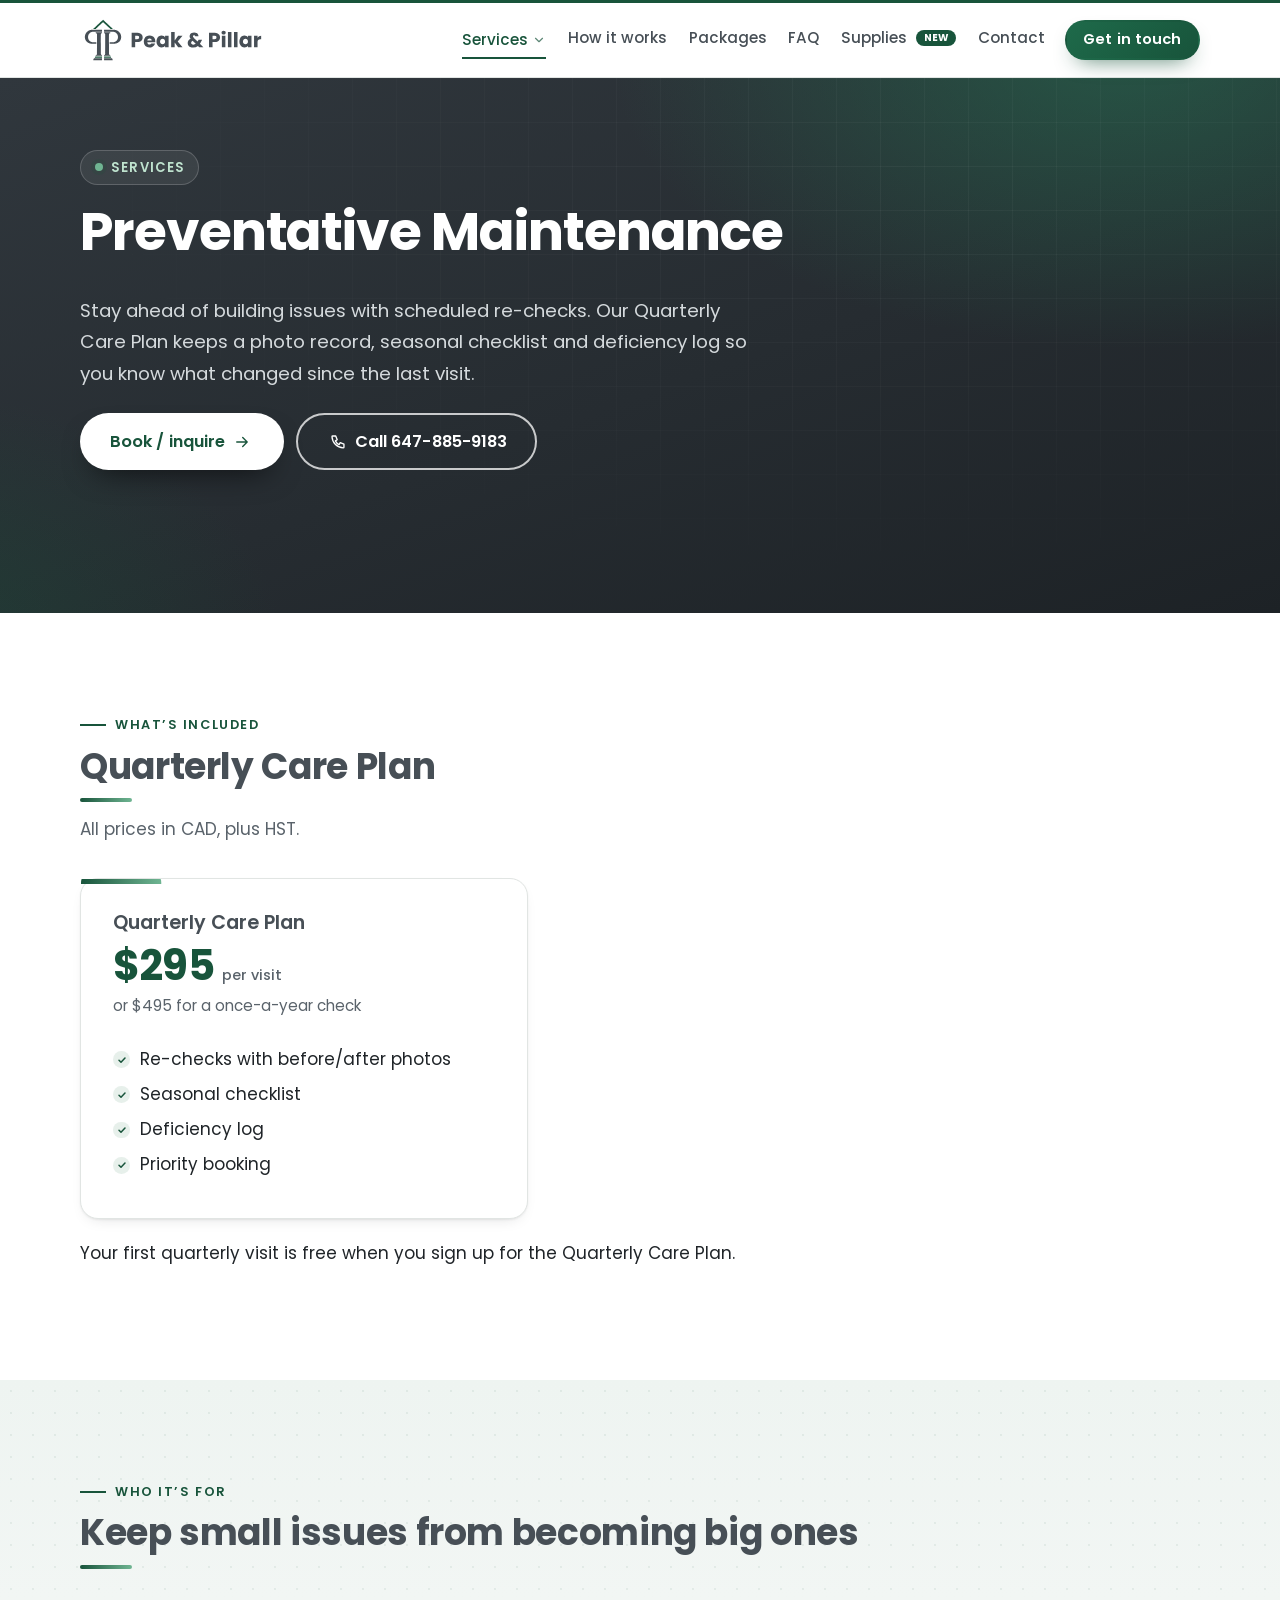
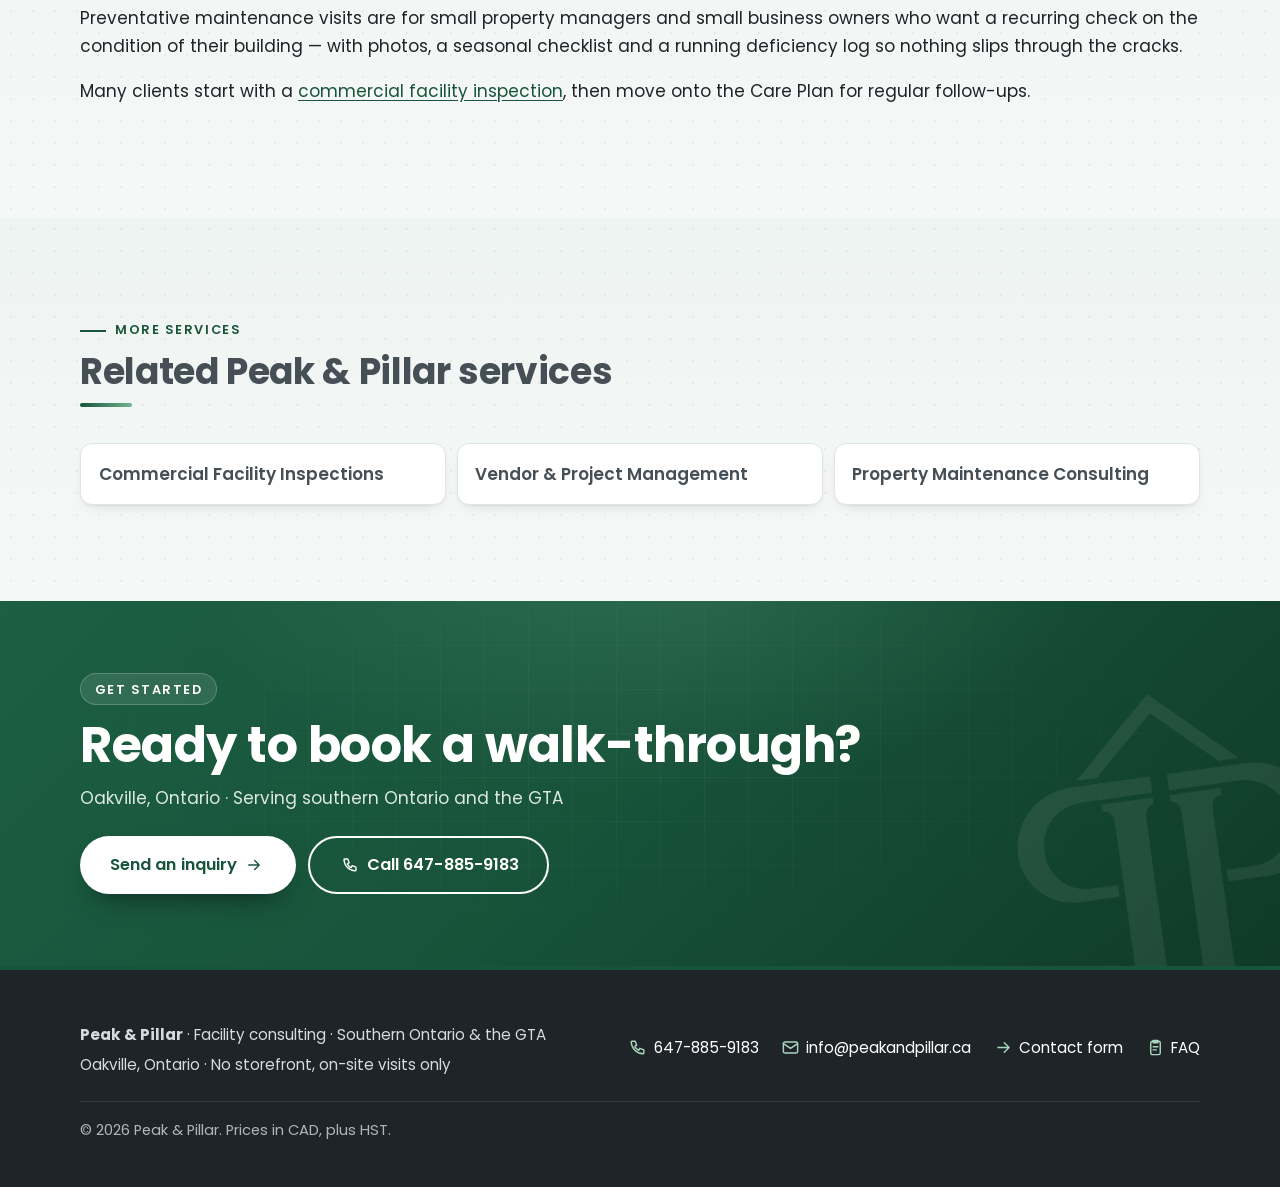
<file: preventative-maintenance/index.html>
<!doctype html>
<html lang="en-CA">
<head>
<meta charset="utf-8">
<script>document.documentElement.classList.add("js")</script>
<meta name="viewport" content="width=device-width, initial-scale=1">
<script async src="https://www.googletagmanager.com/gtag/js?id=G-4ZGGD46PQD"></script>
<script>window.dataLayer=window.dataLayer||[];function gtag(){dataLayer.push(arguments);}gtag('js',new Date());gtag('config','G-4ZGGD46PQD');</script>
<title>Preventative Maintenance &amp; Care Plan | Peak &amp; Pillar</title>
<meta name="description" content="Quarterly Care Plan preventative maintenance for southern Ontario and GTA properties: re-checks with before/after photos, seasonal checklist, deficiency log and priority booking. From $295 per visit.">
<meta name="theme-color" content="#18543B">
<link rel="canonical" href="https://peakandpillar.ca/preventative-maintenance/">
<meta property="og:type" content="website">
<meta property="og:site_name" content="Peak &amp; Pillar">
<meta property="og:title" content="Preventative Maintenance &amp; Care Plan | Peak &amp; Pillar">
<meta property="og:description" content="Quarterly Care Plan preventative maintenance for southern Ontario and GTA properties: re-checks with before/after photos, seasonal checklist, deficiency log and priority booking. From $295 per visit.">
<meta property="og:url" content="https://peakandpillar.ca/preventative-maintenance/">
<meta property="og:image" content="https://peakandpillar.ca/assets/og-image.png">
<meta property="og:image:width" content="1200">
<meta property="og:image:height" content="630">
<meta property="og:image:alt" content="Peak &amp; Pillar: Facility Consulting, Southern Ontario &amp; GTA">
<meta property="og:locale" content="en_CA">
<meta name="twitter:card" content="summary_large_image">
<meta name="twitter:title" content="Preventative Maintenance &amp; Care Plan | Peak &amp; Pillar">
<meta name="twitter:description" content="Quarterly Care Plan preventative maintenance for southern Ontario and GTA properties: re-checks with before/after photos, seasonal checklist, deficiency log and priority booking. From $295 per visit.">
<meta name="twitter:image" content="https://peakandpillar.ca/assets/og-image.png">
<link rel="icon" href="../assets/favicon.ico" sizes="any">
<link rel="icon" href="../assets/favicon.svg" type="image/svg+xml">
<link rel="apple-touch-icon" href="../assets/apple-touch-icon.png">
<link rel="preconnect" href="https://fonts.googleapis.com">
<link rel="preconnect" href="https://fonts.gstatic.com" crossorigin>
<link href="https://fonts.googleapis.com/css2?family=Poppins:wght@400;500;600;700&amp;display=swap" rel="stylesheet">
<link rel="stylesheet" href="../styles.css">
<script type="application/ld+json">
{
  "@context": "https://schema.org",
  "@type": "Service",
  "name": "Preventative Maintenance",
  "description": "Quarterly Care Plan re-checks with before/after photos, seasonal checklist, deficiency log and priority booking.",
  "url": "https://peakandpillar.ca/preventative-maintenance/",
  "provider": {
    "@type": "ProfessionalService",
    "name": "Peak & Pillar",
    "url": "https://peakandpillar.ca/",
    "telephone": "+1-647-885-9183",
    "email": "info@peakandpillar.ca",
    "address": {
      "@type": "PostalAddress",
      "addressLocality": "Oakville",
      "addressRegion": "ON",
      "addressCountry": "CA"
    },
    "areaServed": [
      "Southern Ontario",
      "Greater Toronto Area"
    ]
  },
  "areaServed": [
    "Southern Ontario",
    "Greater Toronto Area"
  ],
  "offers": {
    "@type": "Offer",
    "priceCurrency": "CAD",
    "price": "295",
    "description": "Package price in CAD before HST; larger sites quoted"
  }
}
</script>
</head>
<body>
<svg xmlns="http://www.w3.org/2000/svg" style="display:none" aria-hidden="true"><symbol id="i-search" viewBox="0 0 24 24" fill="none" stroke="currentColor" stroke-width="1.8" stroke-linecap="round" stroke-linejoin="round"><circle cx="11" cy="11" r="7"/><path d="m20 20-3.6-3.6"/></symbol><symbol id="i-camera" viewBox="0 0 24 24" fill="none" stroke="currentColor" stroke-width="1.8" stroke-linecap="round" stroke-linejoin="round"><path d="M4 8h3l2-3h6l2 3h3v11H4z"/><circle cx="12" cy="13" r="3.5"/></symbol><symbol id="i-shield" viewBox="0 0 24 24" fill="none" stroke="currentColor" stroke-width="1.8" stroke-linecap="round" stroke-linejoin="round"><path d="M12 3 5 6v5c0 4.5 3 8.3 7 10 4-1.7 7-5.5 7-10V6z"/><path d="m9 12 2 2 4-4"/></symbol><symbol id="i-calendar" viewBox="0 0 24 24" fill="none" stroke="currentColor" stroke-width="1.8" stroke-linecap="round" stroke-linejoin="round"><rect x="4" y="5" width="16" height="15" rx="2"/><path d="M4 10h16M8 3v4M16 3v4"/></symbol><symbol id="i-clipboard" viewBox="0 0 24 24" fill="none" stroke="currentColor" stroke-width="1.8" stroke-linecap="round" stroke-linejoin="round"><rect x="6" y="4" width="12" height="17" rx="2"/><path d="M9 3h6v3H9zM9 11h6M9 15h4"/></symbol><symbol id="i-report" viewBox="0 0 24 24" fill="none" stroke="currentColor" stroke-width="1.8" stroke-linecap="round" stroke-linejoin="round"><path d="M6 3h8l4 4v14H6z"/><path d="M14 3v4h4M9 13h6M9 17h6"/></symbol><symbol id="i-building" viewBox="0 0 24 24" fill="none" stroke="currentColor" stroke-width="1.8" stroke-linecap="round" stroke-linejoin="round"><path d="M3 21h18M5 21V9l7-5 7 5v12"/><path d="M9.5 21v-6h5v6"/></symbol><symbol id="i-store" viewBox="0 0 24 24" fill="none" stroke="currentColor" stroke-width="1.8" stroke-linecap="round" stroke-linejoin="round"><path d="M4 10v10h16V10"/><path d="M3 10 5 4h14l2 6z"/><path d="M10 20v-5h4v5"/></symbol><symbol id="i-pin" viewBox="0 0 24 24" fill="none" stroke="currentColor" stroke-width="1.8" stroke-linecap="round" stroke-linejoin="round"><path d="M12 21s-7-6.3-7-11a7 7 0 0 1 14 0c0 4.7-7 11-7 11z"/><circle cx="12" cy="10" r="2.5"/></symbol><symbol id="i-phone" viewBox="0 0 24 24" fill="none" stroke="currentColor" stroke-width="1.8" stroke-linecap="round" stroke-linejoin="round"><path d="M5 4h4l2 5-2.5 1.5a11 11 0 0 0 5 5L15 13l5 2v4a1 1 0 0 1-1 1A16 16 0 0 1 4 5a1 1 0 0 1 1-1z"/></symbol><symbol id="i-mail" viewBox="0 0 24 24" fill="none" stroke="currentColor" stroke-width="1.8" stroke-linecap="round" stroke-linejoin="round"><rect x="3" y="5" width="18" height="14" rx="2"/><path d="m3 7 9 6 9-6"/></symbol><symbol id="i-hardhat" viewBox="0 0 24 24" fill="none" stroke="currentColor" stroke-width="1.8" stroke-linecap="round" stroke-linejoin="round"><path d="M3 18h18v2H3z"/><path d="M5 18v-3a7 7 0 0 1 14 0v3"/><path d="M10 9V5h4v4"/></symbol><symbol id="i-check" viewBox="0 0 24 24" fill="none" stroke="currentColor" stroke-width="1.8" stroke-linecap="round" stroke-linejoin="round"><path d="m5 12.5 4.5 4.5L19 7"/></symbol><symbol id="i-arrow" viewBox="0 0 24 24" fill="none" stroke="currentColor" stroke-width="1.8" stroke-linecap="round" stroke-linejoin="round"><path d="M5 12h14M13 6l6 6-6 6"/></symbol><symbol id="i-clock" viewBox="0 0 24 24" fill="none" stroke="currentColor" stroke-width="1.8" stroke-linecap="round" stroke-linejoin="round"><circle cx="12" cy="12" r="9"/><path d="M12 7v5l3 2"/></symbol><symbol id="i-users" viewBox="0 0 24 24" fill="none" stroke="currentColor" stroke-width="1.8" stroke-linecap="round" stroke-linejoin="round"><circle cx="9" cy="8" r="3.5"/><path d="M2.5 20a6.5 6.5 0 0 1 13 0"/><path d="M16 4.5a3.5 3.5 0 0 1 0 7M18 14a6.5 6.5 0 0 1 3.5 6"/></symbol><symbol id="i-gift" viewBox="0 0 24 24" fill="none" stroke="currentColor" stroke-width="1.8" stroke-linecap="round" stroke-linejoin="round"><rect x="3" y="8" width="18" height="5" rx="1"/><path d="M5 13v8h14v-8M12 8v13"/><path d="M12 8S10.5 3.5 8 4.5 9 8 12 8zm0 0s1.5-4.5 4-3.5S15 8 12 8z"/></symbol><symbol id="i-chevron" viewBox="0 0 24 24" fill="none" stroke="currentColor" stroke-width="2" stroke-linecap="round" stroke-linejoin="round"><path d="m6 9 6 6 6-6"/></symbol></svg>
<a class="skip" href="#main">Skip to content</a>
<header class="site-header">
  <div class="wrap header-inner">
    <a class="brand" href="../" aria-label="Peak &amp; Pillar home">
      <picture>
        <source srcset="../assets/logo-horizontal.svg" type="image/svg+xml">
        <img src="../assets/logo-horizontal.png" width="228" height="52" alt="Peak &amp; Pillar">
      </picture>
    </a>
    <button type="button" class="nav-toggle" aria-label="Open menu" aria-expanded="false" aria-controls="main-nav">
      <span class="nav-toggle-box" aria-hidden="true">
        <svg class="nav-icon-menu" width="22" height="22" viewBox="0 0 24 24" fill="none" stroke="currentColor" stroke-width="2.2" stroke-linecap="round"><path d="M4 7h16M4 12h16M4 17h16"/></svg>
        <svg class="nav-icon-close" width="22" height="22" viewBox="0 0 24 24" fill="none" stroke="currentColor" stroke-width="2.2" stroke-linecap="round"><path d="M6 6l12 12M18 6L6 18"/></svg>
      </span>
    </button>
    <nav id="main-nav" aria-label="Main">
      <ul>
        <li class="has-sub">
          <a href="../#services" aria-current="page">Services <svg class="nav-chevron" aria-hidden="true" focusable="false" width="14" height="14"><use href="#i-chevron"/></svg></a>
          <ul class="subnav">
          <li><a href="../commercial-facility-inspections/">Commercial Facility Inspections</a></li>
          <li><a href="../preventative-maintenance/" aria-current="page">Preventative Maintenance</a></li>
          <li><a href="../vendor-project-management/">Vendor &amp; Project Management</a></li>
          <li><a href="../property-maintenance-consulting/">Property Maintenance Consulting</a></li>
          </ul>
        </li>
        <li><a href="../#how">How it works</a></li>
        <li><a href="../#packages">Packages</a></li>
        <li><a href="../faq/">FAQ</a></li>
        <li><a href="../supplies/">Supplies <span class="nav-new" aria-label="New">New</span></a></li>
        <li><a href="../contact/">Contact</a></li>
      </ul>
      <a class="btn btn-primary btn-sm header-cta" href="../contact/">Get in touch</a>
    </nav>
  </div>
</header>

<main id="main">
  <section class="page-hero hero-band">
    <div class="wrap">
      <p class="eyebrow"><span class="dot" aria-hidden="true"></span>Services</p>
      <h1>Preventative Maintenance</h1>
      <p class="lead">Stay ahead of building issues with scheduled re-checks. Our Quarterly Care Plan keeps a photo record, seasonal checklist and deficiency log so you know what changed since the last visit.</p>
      <div class="cta-row">
        <a class="btn btn-primary btn-lg" href="../contact/">Book / inquire <svg class="ico ico-btn" aria-hidden="true" focusable="false"><use href="#i-arrow"/></svg></a>
        <a class="btn btn-secondary btn-lg" href="tel:+16478859183"><svg class="ico ico-btn" aria-hidden="true" focusable="false"><use href="#i-phone"/></svg>Call 647-885-9183</a>
      </div>
    </div>
  </section>

  <section class="section">
    <div class="wrap">
      <div class="section-head">
        <p class="kicker">What&rsquo;s included</p>
        <h2>Quarterly Care Plan</h2>
        <p class="section-intro">All prices in CAD, plus HST.</p>
      </div>
      <article class="card pkg" style="max-width:28rem">
        <h3>Quarterly Care Plan</h3>
        <p class="price">$295 <span>per visit</span></p>
        <p class="price-alt">or $495 for a once-a-year check</p>
        <ul class="ticks">
          <li>Re-checks with before/after photos</li>
          <li>Seasonal checklist</li>
          <li>Deficiency log</li>
          <li>Priority booking</li>
        </ul>
      </article>
      <p style="margin-top:1.25rem">Your first quarterly visit is free when you sign up for the Quarterly Care Plan.</p>
    </div>
  </section>

  <section class="section alt">
    <div class="wrap">
      <div class="section-head">
        <p class="kicker">Who it&rsquo;s for</p>
        <h2>Keep small issues from becoming big ones</h2>
      </div>
      <p>Preventative maintenance visits are for small property managers and small business owners who want a recurring check on the condition of their building &mdash; with photos, a seasonal checklist and a running deficiency log so nothing slips through the cracks.</p>
      <p>Many clients start with a <a href="../commercial-facility-inspections/">commercial facility inspection</a>, then move onto the Care Plan for regular follow-ups.</p>
    </div>
  </section>


  <section class="section alt">
    <div class="wrap">
      <div class="section-head">
        <p class="kicker">More services</p>
        <h2>Related Peak &amp; Pillar services</h2>
      </div>
      <ul class="related-services">
        <li><a href="../commercial-facility-inspections/">Commercial Facility Inspections</a></li>
        <li><a href="../vendor-project-management/">Vendor &amp; Project Management</a></li>
        <li><a href="../property-maintenance-consulting/">Property Maintenance Consulting</a></li>
      </ul>
    </div>
  </section>

  <section class="section contact cta-band cta-slim" aria-labelledby="talk-h">
    <img class="cta-mark" src="../assets/mark-400.webp" width="361" height="400" alt="" aria-hidden="true" loading="lazy" decoding="async">
    <div class="wrap cta-slim-inner">
      <div>
        <p class="kicker kicker-light">Get started</p>
        <h2 id="talk-h">Ready to book a walk-through?</h2>
        <p class="contact-address">Oakville, Ontario &middot; Serving southern Ontario and the GTA</p>
      </div>
      <div class="cta-row">
        <a class="btn btn-light btn-lg" href="../contact/">Send an inquiry <svg class="ico ico-btn" aria-hidden="true" focusable="false"><use href="#i-arrow"/></svg></a>
        <a class="btn btn-outline-light btn-lg" href="tel:+16478859183"><svg class="ico ico-btn" aria-hidden="true" focusable="false"><use href="#i-phone"/></svg>Call 647-885-9183</a>
      </div>
    </div>
  </section>

</main>
<footer class="site-footer">
  <div class="wrap footer-inner">
    <div class="footer-brand">
      <p><strong>Peak &amp; Pillar</strong> &middot; Facility consulting &middot; Southern Ontario &amp; the GTA</p>
      <address>Oakville, Ontario &middot; No storefront, on-site visits only</address>
    </div>
    <ul class="footer-links">
      <li><a href="tel:+16478859183"><svg class="ico" aria-hidden="true" focusable="false"><use href="#i-phone"/></svg>647-885-9183</a></li>
      <li><a href="mailto:info@peakandpillar.ca"><svg class="ico" aria-hidden="true" focusable="false"><use href="#i-mail"/></svg>info@peakandpillar.ca</a></li>
      <li><a href="../contact/"><svg class="ico" aria-hidden="true" focusable="false"><use href="#i-arrow"/></svg>Contact form</a></li>
      <li><a href="../faq/"><svg class="ico" aria-hidden="true" focusable="false"><use href="#i-clipboard"/></svg>FAQ</a></li>
    </ul>
    <p class="small">&copy; 2026 Peak &amp; Pillar. Prices in CAD, plus HST.</p>
  </div>
</footer>

<script src="../assets/nav.js" defer></script>
<script src="../assets/analytics.js" defer></script>
</body>
</html>
</file>
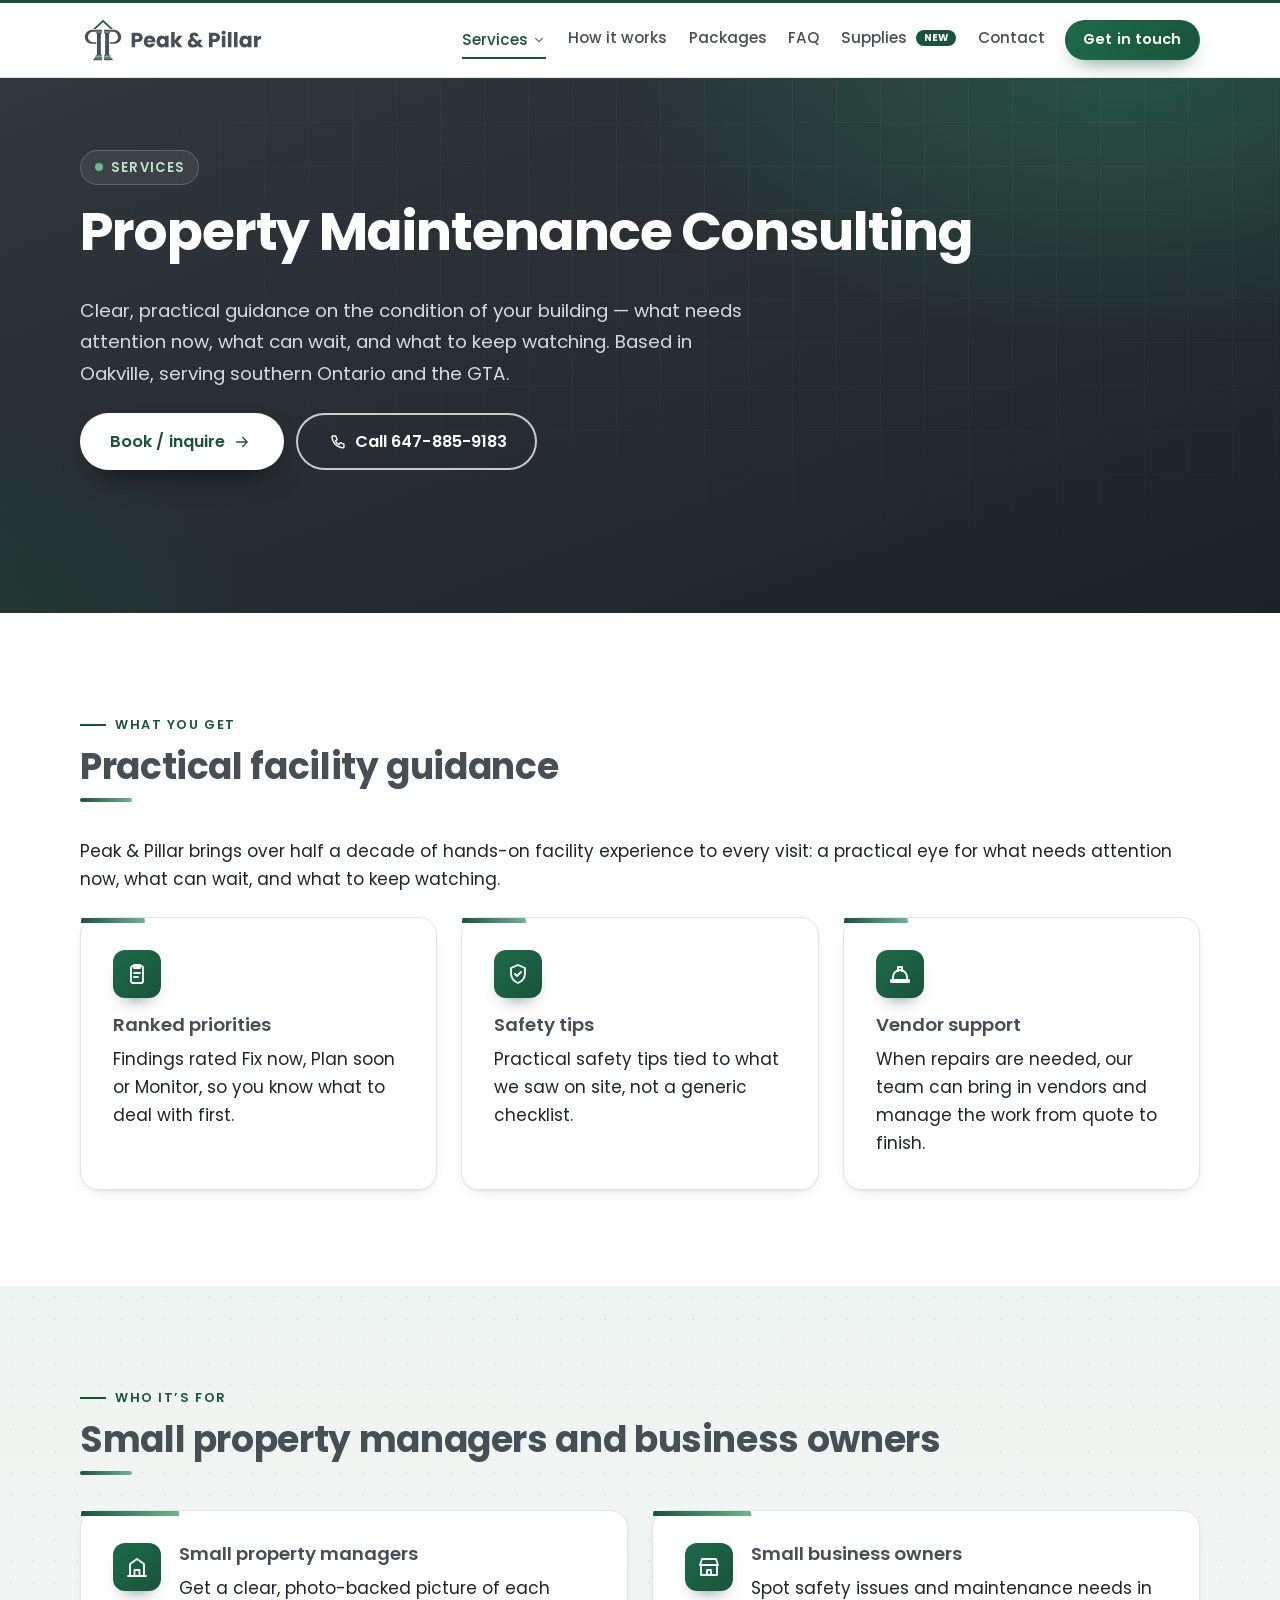
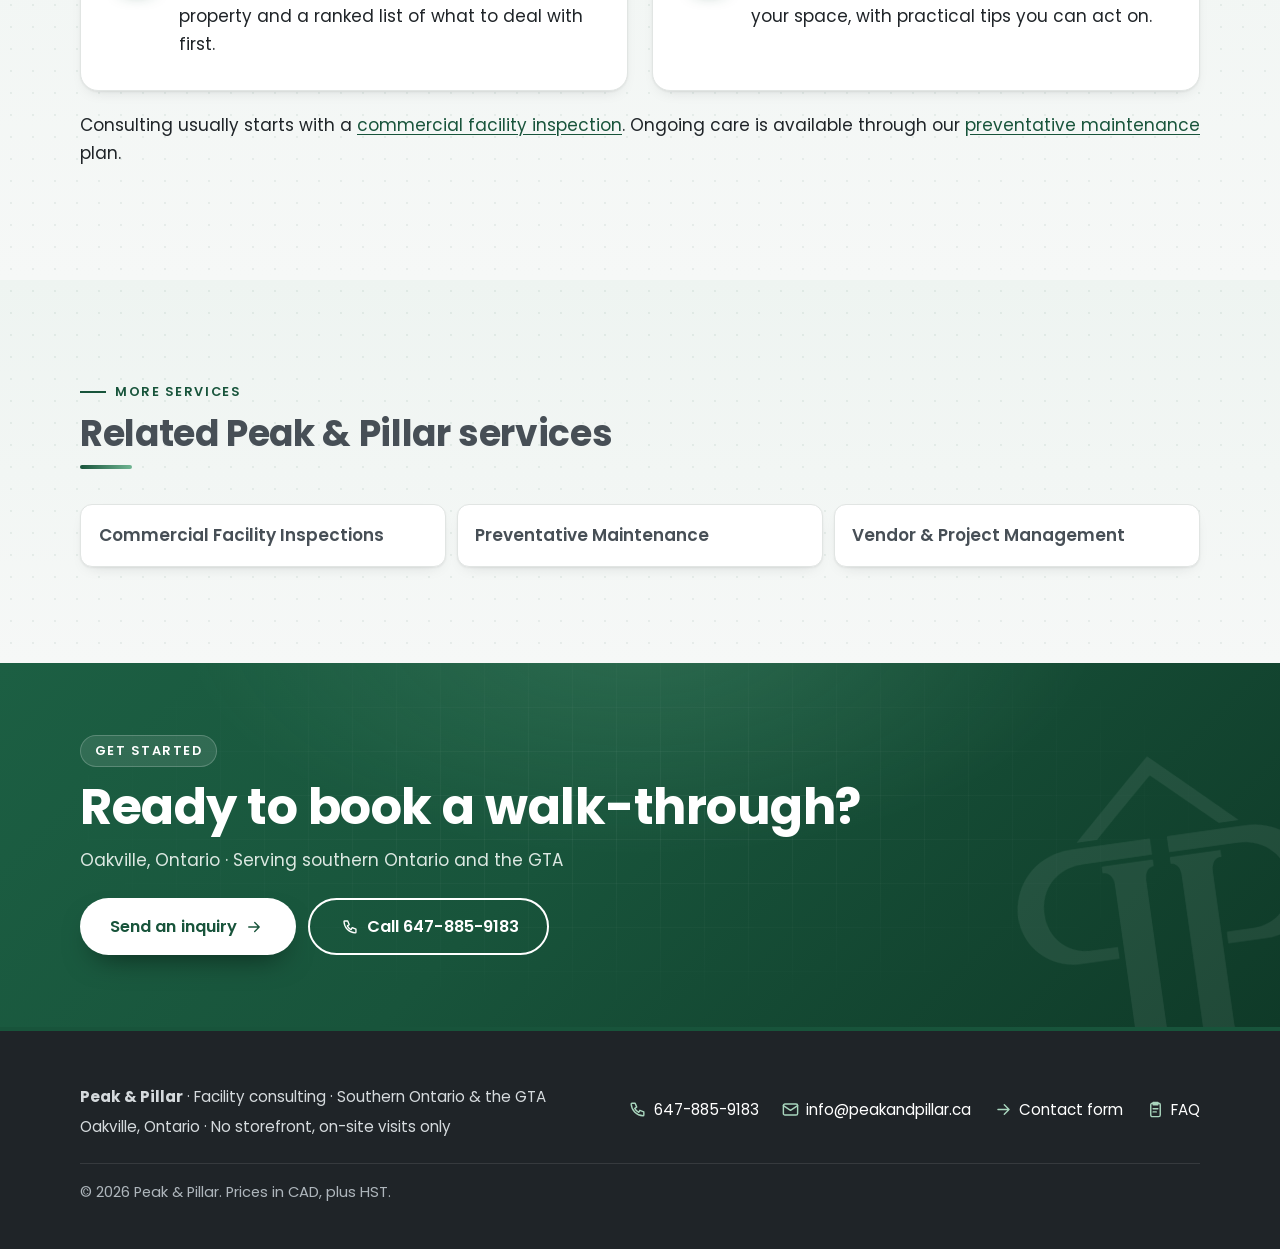
<file: property-maintenance-consulting/index.html>
<!doctype html>
<html lang="en-CA">
<head>
<meta charset="utf-8">
<script>document.documentElement.classList.add("js")</script>
<meta name="viewport" content="width=device-width, initial-scale=1">
<script async src="https://www.googletagmanager.com/gtag/js?id=G-4ZGGD46PQD"></script>
<script>window.dataLayer=window.dataLayer||[];function gtag(){dataLayer.push(arguments);}gtag('js',new Date());gtag('config','G-4ZGGD46PQD');</script>
<title>Property Maintenance Consulting | Southern Ontario &amp; GTA | Peak &amp; Pillar</title>
<meta name="description" content="Property maintenance consulting for small property managers and business owners in southern Ontario and the GTA. Practical priorities, safety tips and vendor support from an Oakville-based team.">
<meta name="theme-color" content="#18543B">
<link rel="canonical" href="https://peakandpillar.ca/property-maintenance-consulting/">
<meta property="og:type" content="website">
<meta property="og:site_name" content="Peak &amp; Pillar">
<meta property="og:title" content="Property Maintenance Consulting | Southern Ontario &amp; GTA | Peak &amp; Pillar">
<meta property="og:description" content="Property maintenance consulting for small property managers and business owners in southern Ontario and the GTA. Practical priorities, safety tips and vendor support from an Oakville-based team.">
<meta property="og:url" content="https://peakandpillar.ca/property-maintenance-consulting/">
<meta property="og:image" content="https://peakandpillar.ca/assets/og-image.png">
<meta property="og:image:width" content="1200">
<meta property="og:image:height" content="630">
<meta property="og:image:alt" content="Peak &amp; Pillar: Facility Consulting, Southern Ontario &amp; GTA">
<meta property="og:locale" content="en_CA">
<meta name="twitter:card" content="summary_large_image">
<meta name="twitter:title" content="Property Maintenance Consulting | Southern Ontario &amp; GTA | Peak &amp; Pillar">
<meta name="twitter:description" content="Property maintenance consulting for small property managers and business owners in southern Ontario and the GTA. Practical priorities, safety tips and vendor support from an Oakville-based team.">
<meta name="twitter:image" content="https://peakandpillar.ca/assets/og-image.png">
<link rel="icon" href="../assets/favicon.ico" sizes="any">
<link rel="icon" href="../assets/favicon.svg" type="image/svg+xml">
<link rel="apple-touch-icon" href="../assets/apple-touch-icon.png">
<link rel="preconnect" href="https://fonts.googleapis.com">
<link rel="preconnect" href="https://fonts.gstatic.com" crossorigin>
<link href="https://fonts.googleapis.com/css2?family=Poppins:wght@400;500;600;700&amp;display=swap" rel="stylesheet">
<link rel="stylesheet" href="../styles.css">
<script type="application/ld+json">
{
  "@context": "https://schema.org",
  "@type": "Service",
  "name": "Property Maintenance Consulting",
  "description": "Practical facility maintenance consulting with ranked priorities, safety tips and optional vendor management for small property managers and business owners.",
  "url": "https://peakandpillar.ca/property-maintenance-consulting/",
  "provider": {
    "@type": "ProfessionalService",
    "name": "Peak & Pillar",
    "url": "https://peakandpillar.ca/",
    "telephone": "+1-647-885-9183",
    "email": "info@peakandpillar.ca",
    "address": {
      "@type": "PostalAddress",
      "addressLocality": "Oakville",
      "addressRegion": "ON",
      "addressCountry": "CA"
    },
    "areaServed": [
      "Southern Ontario",
      "Greater Toronto Area"
    ]
  },
  "areaServed": [
    "Southern Ontario",
    "Greater Toronto Area"
  ]
}
</script>
</head>
<body>
<svg xmlns="http://www.w3.org/2000/svg" style="display:none" aria-hidden="true"><symbol id="i-search" viewBox="0 0 24 24" fill="none" stroke="currentColor" stroke-width="1.8" stroke-linecap="round" stroke-linejoin="round"><circle cx="11" cy="11" r="7"/><path d="m20 20-3.6-3.6"/></symbol><symbol id="i-camera" viewBox="0 0 24 24" fill="none" stroke="currentColor" stroke-width="1.8" stroke-linecap="round" stroke-linejoin="round"><path d="M4 8h3l2-3h6l2 3h3v11H4z"/><circle cx="12" cy="13" r="3.5"/></symbol><symbol id="i-shield" viewBox="0 0 24 24" fill="none" stroke="currentColor" stroke-width="1.8" stroke-linecap="round" stroke-linejoin="round"><path d="M12 3 5 6v5c0 4.5 3 8.3 7 10 4-1.7 7-5.5 7-10V6z"/><path d="m9 12 2 2 4-4"/></symbol><symbol id="i-calendar" viewBox="0 0 24 24" fill="none" stroke="currentColor" stroke-width="1.8" stroke-linecap="round" stroke-linejoin="round"><rect x="4" y="5" width="16" height="15" rx="2"/><path d="M4 10h16M8 3v4M16 3v4"/></symbol><symbol id="i-clipboard" viewBox="0 0 24 24" fill="none" stroke="currentColor" stroke-width="1.8" stroke-linecap="round" stroke-linejoin="round"><rect x="6" y="4" width="12" height="17" rx="2"/><path d="M9 3h6v3H9zM9 11h6M9 15h4"/></symbol><symbol id="i-report" viewBox="0 0 24 24" fill="none" stroke="currentColor" stroke-width="1.8" stroke-linecap="round" stroke-linejoin="round"><path d="M6 3h8l4 4v14H6z"/><path d="M14 3v4h4M9 13h6M9 17h6"/></symbol><symbol id="i-building" viewBox="0 0 24 24" fill="none" stroke="currentColor" stroke-width="1.8" stroke-linecap="round" stroke-linejoin="round"><path d="M3 21h18M5 21V9l7-5 7 5v12"/><path d="M9.5 21v-6h5v6"/></symbol><symbol id="i-store" viewBox="0 0 24 24" fill="none" stroke="currentColor" stroke-width="1.8" stroke-linecap="round" stroke-linejoin="round"><path d="M4 10v10h16V10"/><path d="M3 10 5 4h14l2 6z"/><path d="M10 20v-5h4v5"/></symbol><symbol id="i-pin" viewBox="0 0 24 24" fill="none" stroke="currentColor" stroke-width="1.8" stroke-linecap="round" stroke-linejoin="round"><path d="M12 21s-7-6.3-7-11a7 7 0 0 1 14 0c0 4.7-7 11-7 11z"/><circle cx="12" cy="10" r="2.5"/></symbol><symbol id="i-phone" viewBox="0 0 24 24" fill="none" stroke="currentColor" stroke-width="1.8" stroke-linecap="round" stroke-linejoin="round"><path d="M5 4h4l2 5-2.5 1.5a11 11 0 0 0 5 5L15 13l5 2v4a1 1 0 0 1-1 1A16 16 0 0 1 4 5a1 1 0 0 1 1-1z"/></symbol><symbol id="i-mail" viewBox="0 0 24 24" fill="none" stroke="currentColor" stroke-width="1.8" stroke-linecap="round" stroke-linejoin="round"><rect x="3" y="5" width="18" height="14" rx="2"/><path d="m3 7 9 6 9-6"/></symbol><symbol id="i-hardhat" viewBox="0 0 24 24" fill="none" stroke="currentColor" stroke-width="1.8" stroke-linecap="round" stroke-linejoin="round"><path d="M3 18h18v2H3z"/><path d="M5 18v-3a7 7 0 0 1 14 0v3"/><path d="M10 9V5h4v4"/></symbol><symbol id="i-check" viewBox="0 0 24 24" fill="none" stroke="currentColor" stroke-width="1.8" stroke-linecap="round" stroke-linejoin="round"><path d="m5 12.5 4.5 4.5L19 7"/></symbol><symbol id="i-arrow" viewBox="0 0 24 24" fill="none" stroke="currentColor" stroke-width="1.8" stroke-linecap="round" stroke-linejoin="round"><path d="M5 12h14M13 6l6 6-6 6"/></symbol><symbol id="i-clock" viewBox="0 0 24 24" fill="none" stroke="currentColor" stroke-width="1.8" stroke-linecap="round" stroke-linejoin="round"><circle cx="12" cy="12" r="9"/><path d="M12 7v5l3 2"/></symbol><symbol id="i-users" viewBox="0 0 24 24" fill="none" stroke="currentColor" stroke-width="1.8" stroke-linecap="round" stroke-linejoin="round"><circle cx="9" cy="8" r="3.5"/><path d="M2.5 20a6.5 6.5 0 0 1 13 0"/><path d="M16 4.5a3.5 3.5 0 0 1 0 7M18 14a6.5 6.5 0 0 1 3.5 6"/></symbol><symbol id="i-gift" viewBox="0 0 24 24" fill="none" stroke="currentColor" stroke-width="1.8" stroke-linecap="round" stroke-linejoin="round"><rect x="3" y="8" width="18" height="5" rx="1"/><path d="M5 13v8h14v-8M12 8v13"/><path d="M12 8S10.5 3.5 8 4.5 9 8 12 8zm0 0s1.5-4.5 4-3.5S15 8 12 8z"/></symbol><symbol id="i-chevron" viewBox="0 0 24 24" fill="none" stroke="currentColor" stroke-width="2" stroke-linecap="round" stroke-linejoin="round"><path d="m6 9 6 6 6-6"/></symbol></svg>
<a class="skip" href="#main">Skip to content</a>
<header class="site-header">
  <div class="wrap header-inner">
    <a class="brand" href="../" aria-label="Peak &amp; Pillar home">
      <picture>
        <source srcset="../assets/logo-horizontal.svg" type="image/svg+xml">
        <img src="../assets/logo-horizontal.png" width="228" height="52" alt="Peak &amp; Pillar">
      </picture>
    </a>
    <button type="button" class="nav-toggle" aria-label="Open menu" aria-expanded="false" aria-controls="main-nav">
      <span class="nav-toggle-box" aria-hidden="true">
        <svg class="nav-icon-menu" width="22" height="22" viewBox="0 0 24 24" fill="none" stroke="currentColor" stroke-width="2.2" stroke-linecap="round"><path d="M4 7h16M4 12h16M4 17h16"/></svg>
        <svg class="nav-icon-close" width="22" height="22" viewBox="0 0 24 24" fill="none" stroke="currentColor" stroke-width="2.2" stroke-linecap="round"><path d="M6 6l12 12M18 6L6 18"/></svg>
      </span>
    </button>
    <nav id="main-nav" aria-label="Main">
      <ul>
        <li class="has-sub">
          <a href="../#services" aria-current="page">Services <svg class="nav-chevron" aria-hidden="true" focusable="false" width="14" height="14"><use href="#i-chevron"/></svg></a>
          <ul class="subnav">
          <li><a href="../commercial-facility-inspections/">Commercial Facility Inspections</a></li>
          <li><a href="../preventative-maintenance/">Preventative Maintenance</a></li>
          <li><a href="../vendor-project-management/">Vendor &amp; Project Management</a></li>
          <li><a href="../property-maintenance-consulting/" aria-current="page">Property Maintenance Consulting</a></li>
          </ul>
        </li>
        <li><a href="../#how">How it works</a></li>
        <li><a href="../#packages">Packages</a></li>
        <li><a href="../faq/">FAQ</a></li>
        <li><a href="../supplies/">Supplies <span class="nav-new" aria-label="New">New</span></a></li>
        <li><a href="../contact/">Contact</a></li>
      </ul>
      <a class="btn btn-primary btn-sm header-cta" href="../contact/">Get in touch</a>
    </nav>
  </div>
</header>

<main id="main">
  <section class="page-hero hero-band">
    <div class="wrap">
      <p class="eyebrow"><span class="dot" aria-hidden="true"></span>Services</p>
      <h1>Property Maintenance Consulting</h1>
      <p class="lead">Clear, practical guidance on the condition of your building &mdash; what needs attention now, what can wait, and what to keep watching. Based in Oakville, serving southern Ontario and the GTA.</p>
      <div class="cta-row">
        <a class="btn btn-primary btn-lg" href="../contact/">Book / inquire <svg class="ico ico-btn" aria-hidden="true" focusable="false"><use href="#i-arrow"/></svg></a>
        <a class="btn btn-secondary btn-lg" href="tel:+16478859183"><svg class="ico ico-btn" aria-hidden="true" focusable="false"><use href="#i-phone"/></svg>Call 647-885-9183</a>
      </div>
    </div>
  </section>

  <section class="section">
    <div class="wrap">
      <div class="section-head">
        <p class="kicker">What you get</p>
        <h2>Practical facility guidance</h2>
      </div>
      <p>Peak &amp; Pillar brings over half a decade of hands-on facility experience to every visit: a practical eye for what needs attention now, what can wait, and what to keep watching.</p>
      <div class="grid-3 stagger" style="margin-top:1.5rem">
        <article class="card">
          <span class="icon-badge"><svg class="ico" aria-hidden="true" focusable="false"><use href="#i-clipboard"/></svg></span>
          <h3>Ranked priorities</h3>
          <p>Findings rated Fix now, Plan soon or Monitor, so you know what to deal with first.</p>
        </article>
        <article class="card">
          <span class="icon-badge"><svg class="ico" aria-hidden="true" focusable="false"><use href="#i-shield"/></svg></span>
          <h3>Safety tips</h3>
          <p>Practical safety tips tied to what we saw on site, not a generic checklist.</p>
        </article>
        <article class="card">
          <span class="icon-badge"><svg class="ico" aria-hidden="true" focusable="false"><use href="#i-hardhat"/></svg></span>
          <h3>Vendor support</h3>
          <p>When repairs are needed, our team can bring in vendors and manage the work from quote to finish.</p>
        </article>
      </div>
    </div>
  </section>

  <section class="section alt">
    <div class="wrap">
      <div class="section-head">
        <p class="kicker">Who it&rsquo;s for</p>
        <h2>Small property managers and business owners</h2>
      </div>
      <div class="grid-2">
        <article class="card card-row">
          <span class="icon-badge"><svg class="ico" aria-hidden="true" focusable="false"><use href="#i-building"/></svg></span>
          <div>
            <h3>Small property managers</h3>
            <p>Get a clear, photo-backed picture of each property and a ranked list of what to deal with first.</p>
          </div>
        </article>
        <article class="card card-row">
          <span class="icon-badge"><svg class="ico" aria-hidden="true" focusable="false"><use href="#i-store"/></svg></span>
          <div>
            <h3>Small business owners</h3>
            <p>Spot safety issues and maintenance needs in your space, with practical tips you can act on.</p>
          </div>
        </article>
      </div>
      <p style="margin-top:1.25rem">Consulting usually starts with a <a href="../commercial-facility-inspections/">commercial facility inspection</a>. Ongoing care is available through our <a href="../preventative-maintenance/">preventative maintenance</a> plan.</p>
    </div>
  </section>


  <section class="section alt">
    <div class="wrap">
      <div class="section-head">
        <p class="kicker">More services</p>
        <h2>Related Peak &amp; Pillar services</h2>
      </div>
      <ul class="related-services">
        <li><a href="../commercial-facility-inspections/">Commercial Facility Inspections</a></li>
        <li><a href="../preventative-maintenance/">Preventative Maintenance</a></li>
        <li><a href="../vendor-project-management/">Vendor &amp; Project Management</a></li>
      </ul>
    </div>
  </section>

  <section class="section contact cta-band cta-slim" aria-labelledby="talk-h">
    <img class="cta-mark" src="../assets/mark-400.webp" width="361" height="400" alt="" aria-hidden="true" loading="lazy" decoding="async">
    <div class="wrap cta-slim-inner">
      <div>
        <p class="kicker kicker-light">Get started</p>
        <h2 id="talk-h">Ready to book a walk-through?</h2>
        <p class="contact-address">Oakville, Ontario &middot; Serving southern Ontario and the GTA</p>
      </div>
      <div class="cta-row">
        <a class="btn btn-light btn-lg" href="../contact/">Send an inquiry <svg class="ico ico-btn" aria-hidden="true" focusable="false"><use href="#i-arrow"/></svg></a>
        <a class="btn btn-outline-light btn-lg" href="tel:+16478859183"><svg class="ico ico-btn" aria-hidden="true" focusable="false"><use href="#i-phone"/></svg>Call 647-885-9183</a>
      </div>
    </div>
  </section>

</main>
<footer class="site-footer">
  <div class="wrap footer-inner">
    <div class="footer-brand">
      <p><strong>Peak &amp; Pillar</strong> &middot; Facility consulting &middot; Southern Ontario &amp; the GTA</p>
      <address>Oakville, Ontario &middot; No storefront, on-site visits only</address>
    </div>
    <ul class="footer-links">
      <li><a href="tel:+16478859183"><svg class="ico" aria-hidden="true" focusable="false"><use href="#i-phone"/></svg>647-885-9183</a></li>
      <li><a href="mailto:info@peakandpillar.ca"><svg class="ico" aria-hidden="true" focusable="false"><use href="#i-mail"/></svg>info@peakandpillar.ca</a></li>
      <li><a href="../contact/"><svg class="ico" aria-hidden="true" focusable="false"><use href="#i-arrow"/></svg>Contact form</a></li>
      <li><a href="../faq/"><svg class="ico" aria-hidden="true" focusable="false"><use href="#i-clipboard"/></svg>FAQ</a></li>
    </ul>
    <p class="small">&copy; 2026 Peak &amp; Pillar. Prices in CAD, plus HST.</p>
  </div>
</footer>

<script src="../assets/nav.js" defer></script>
<script src="../assets/analytics.js" defer></script>
</body>
</html>
</file>
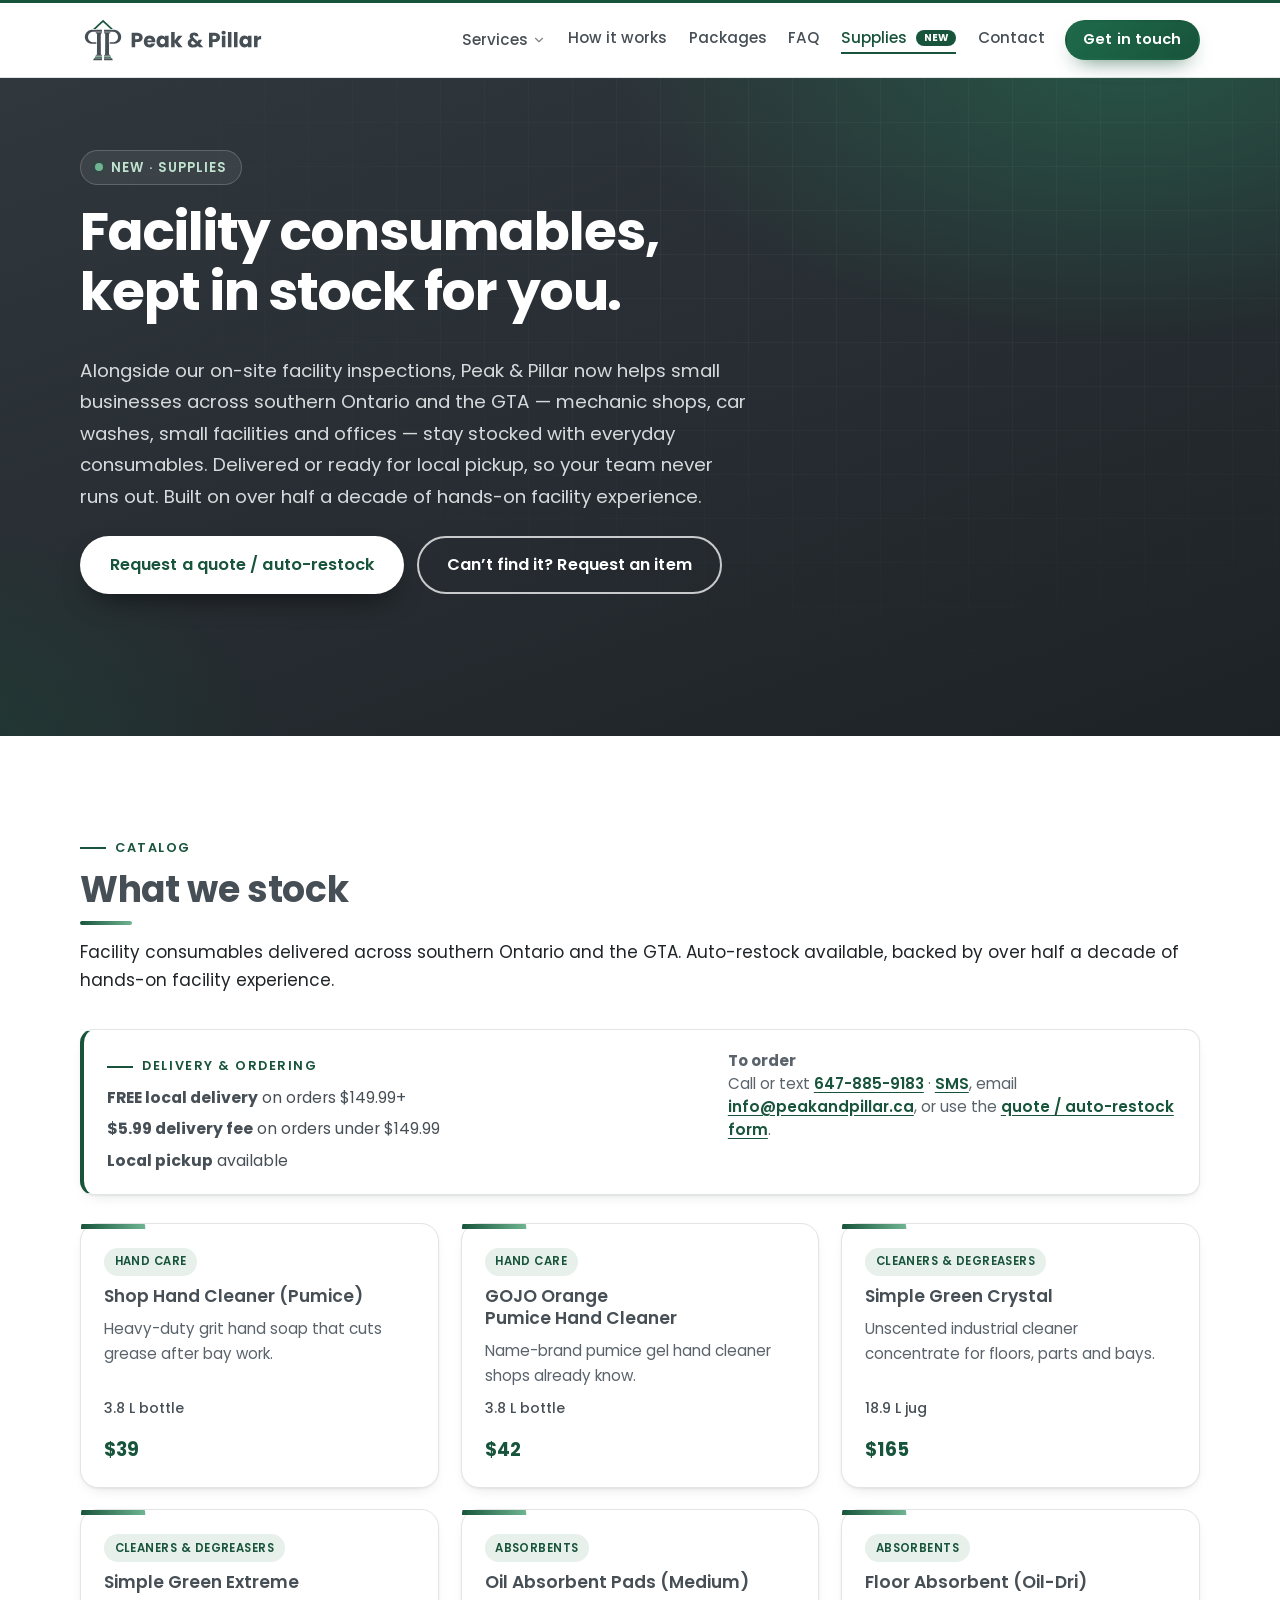
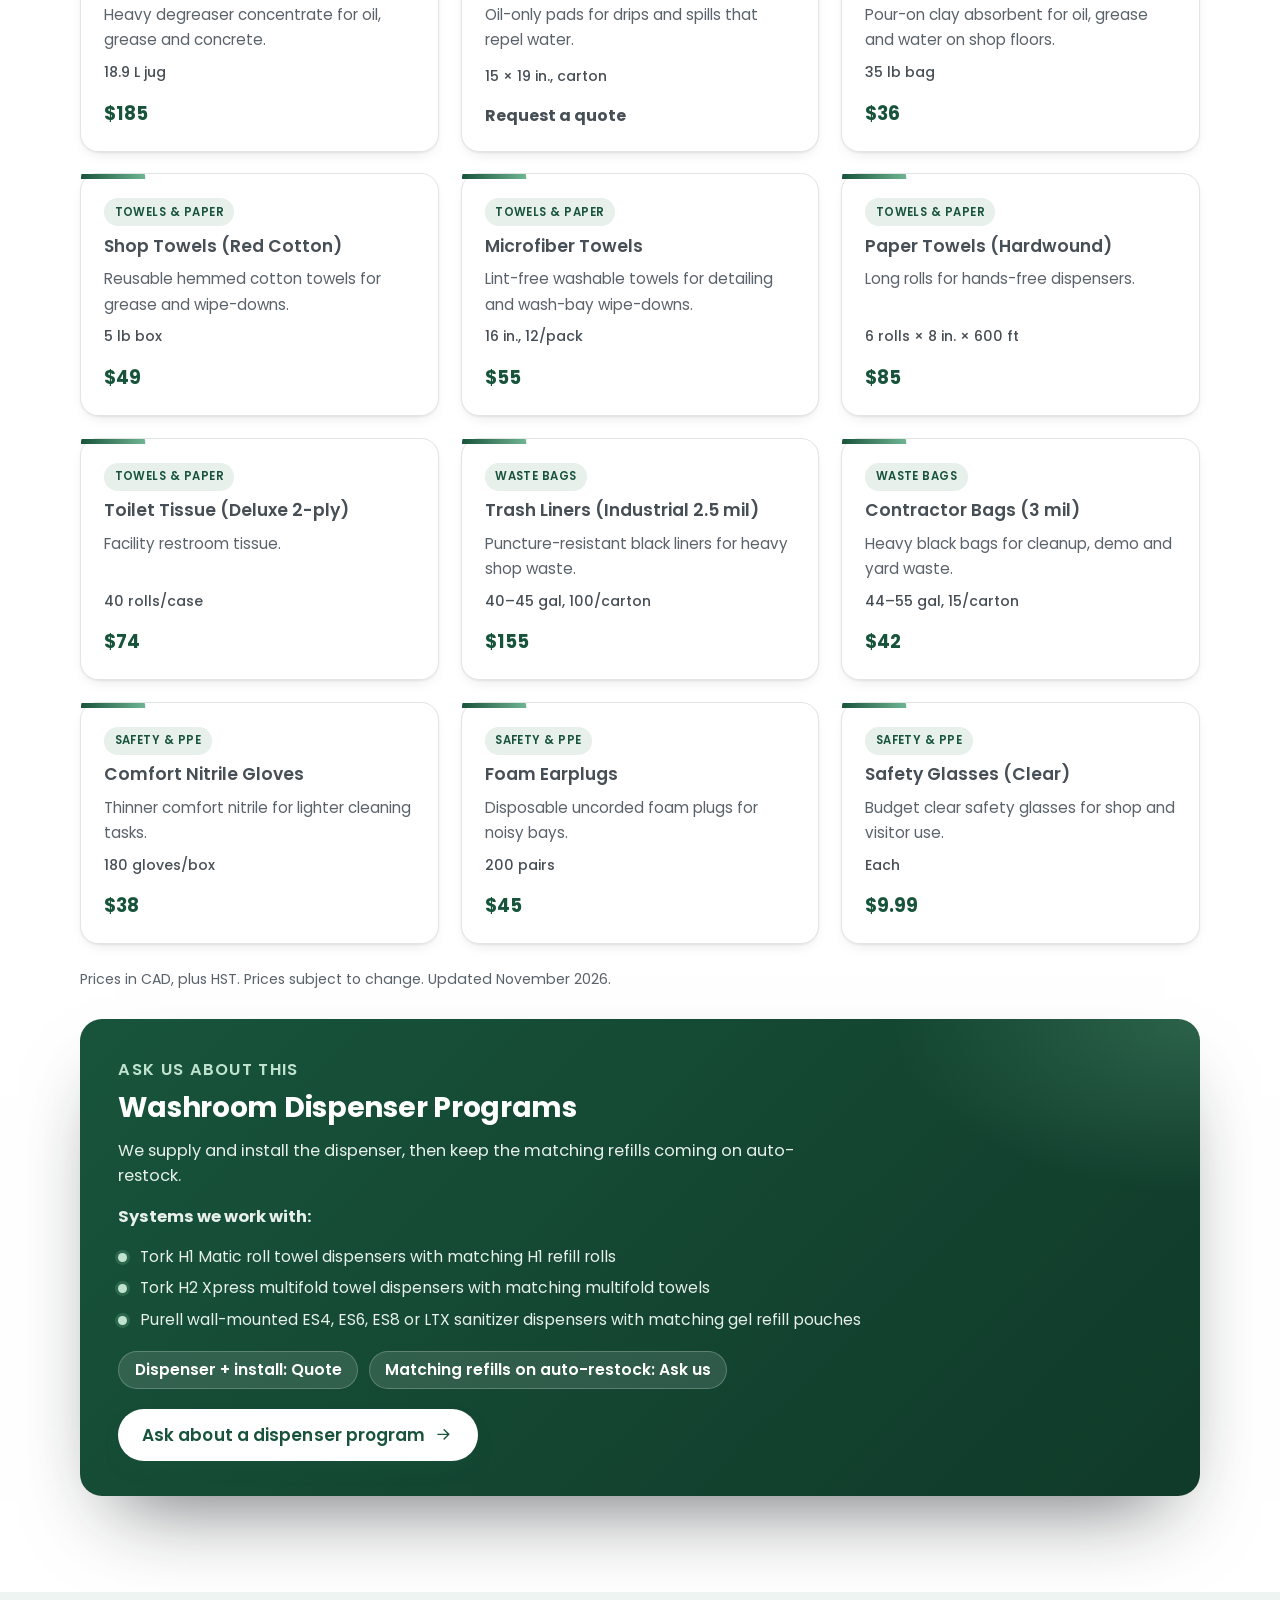
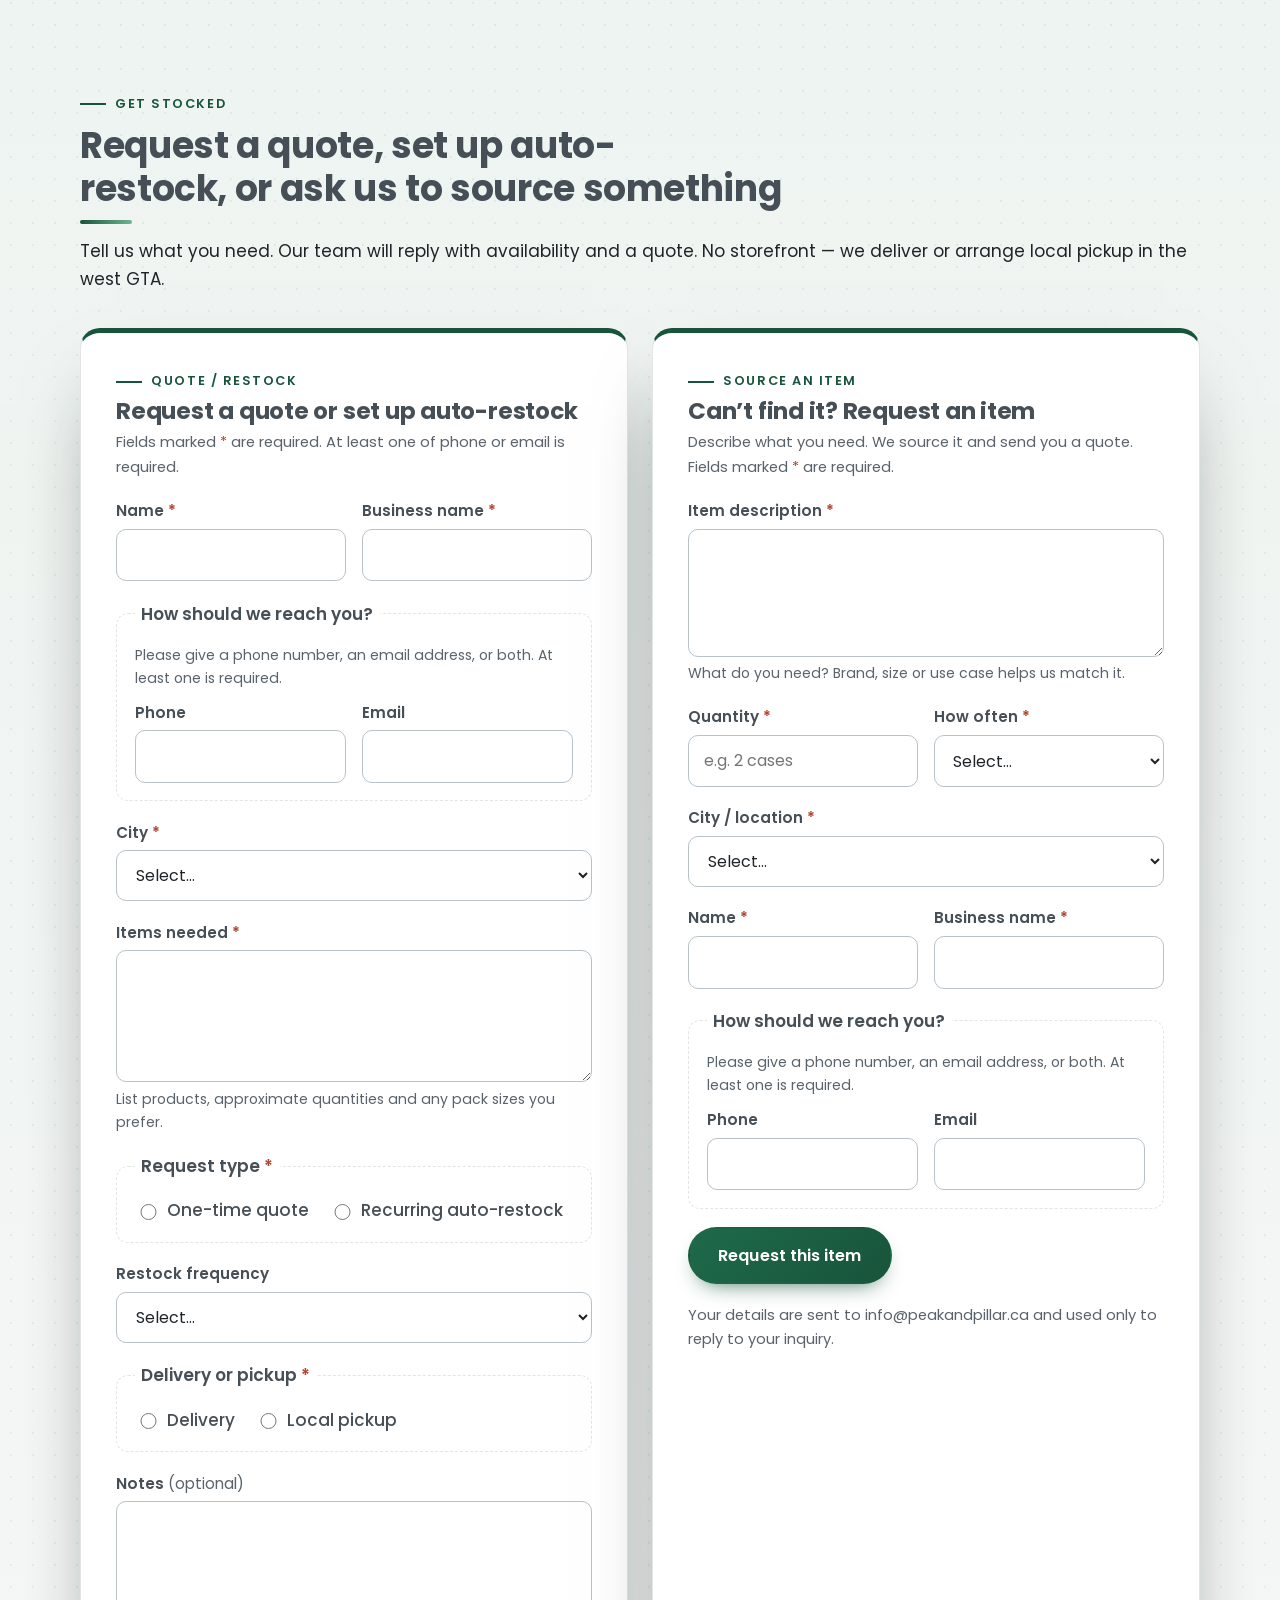
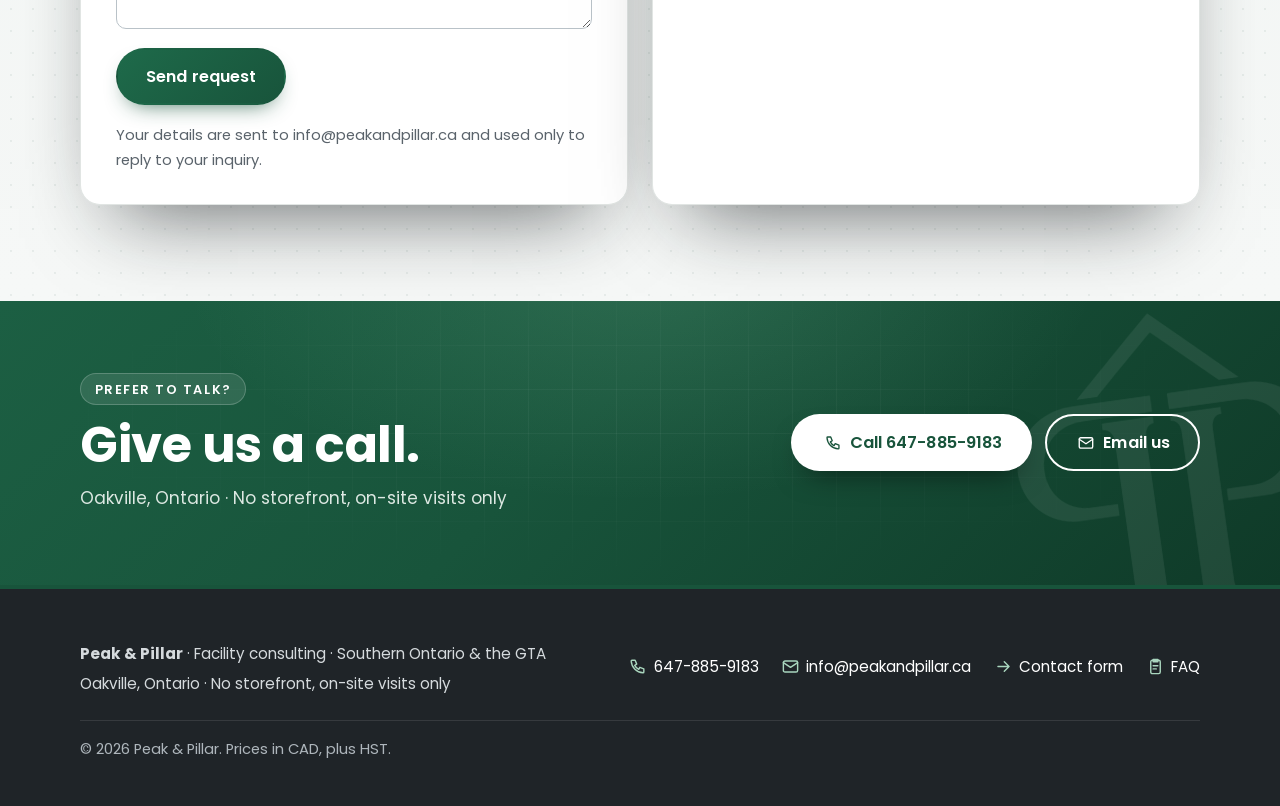
<file: supplies/index.html>
<!doctype html>
<html lang="en-CA">
<head>
<meta charset="utf-8">
<script>document.documentElement.classList.add("js")</script>
<meta name="viewport" content="width=device-width, initial-scale=1">
<script async src="https://www.googletagmanager.com/gtag/js?id=G-4ZGGD46PQD"></script>
<script>window.dataLayer=window.dataLayer||[];function gtag(){dataLayer.push(arguments);}gtag('js',new Date());gtag('config','G-4ZGGD46PQD');</script>
<title>Facility Supplies &amp; Consumables | Peak &amp; Pillar</title>
<meta name="description" content="Facility consumables from Peak &amp; Pillar for small businesses across southern Ontario and the GTA. Delivered or ready for local pickup. Request a quote or set up auto-restock. Based in Oakville.">
<meta name="theme-color" content="#18543B">
<link rel="canonical" href="https://peakandpillar.ca/supplies/">
<meta property="og:type" content="website">
<meta property="og:site_name" content="Peak &amp; Pillar">
<meta property="og:title" content="Facility Supplies &amp; Consumables | Peak &amp; Pillar">
<meta property="og:description" content="Facility consumables from Peak &amp; Pillar for small businesses across southern Ontario and the GTA. Delivered or ready for local pickup. Request a quote or set up auto-restock. Based in Oakville.">
<meta property="og:url" content="https://peakandpillar.ca/supplies/">
<meta property="og:image" content="https://peakandpillar.ca/assets/og-image.png">
<meta property="og:image:width" content="1200">
<meta property="og:image:height" content="630">
<meta property="og:image:alt" content="Peak &amp; Pillar: Facility Consulting, Southern Ontario &amp; GTA">
<meta property="og:locale" content="en_CA">
<meta name="twitter:card" content="summary_large_image">
<meta name="twitter:title" content="Facility Supplies &amp; Consumables | Peak &amp; Pillar">
<meta name="twitter:description" content="Facility consumables from Peak &amp; Pillar for small businesses across southern Ontario and the GTA. Delivered or ready for local pickup. Request a quote or set up auto-restock. Based in Oakville.">
<meta name="twitter:image" content="https://peakandpillar.ca/assets/og-image.png">
<link rel="icon" href="../assets/favicon.ico" sizes="any">
<link rel="icon" href="../assets/favicon.svg" type="image/svg+xml">
<link rel="apple-touch-icon" href="../assets/apple-touch-icon.png">
<link rel="preconnect" href="https://fonts.googleapis.com">
<link rel="preconnect" href="https://fonts.gstatic.com" crossorigin>
<link href="https://fonts.googleapis.com/css2?family=Poppins:wght@400;500;600;700&amp;display=swap" rel="stylesheet">
<link rel="stylesheet" href="../styles.css">
</head>
<body>
<svg xmlns="http://www.w3.org/2000/svg" style="display:none" aria-hidden="true"><symbol id="i-search" viewBox="0 0 24 24" fill="none" stroke="currentColor" stroke-width="1.8" stroke-linecap="round" stroke-linejoin="round"><circle cx="11" cy="11" r="7"/><path d="m20 20-3.6-3.6"/></symbol><symbol id="i-camera" viewBox="0 0 24 24" fill="none" stroke="currentColor" stroke-width="1.8" stroke-linecap="round" stroke-linejoin="round"><path d="M4 8h3l2-3h6l2 3h3v11H4z"/><circle cx="12" cy="13" r="3.5"/></symbol><symbol id="i-shield" viewBox="0 0 24 24" fill="none" stroke="currentColor" stroke-width="1.8" stroke-linecap="round" stroke-linejoin="round"><path d="M12 3 5 6v5c0 4.5 3 8.3 7 10 4-1.7 7-5.5 7-10V6z"/><path d="m9 12 2 2 4-4"/></symbol><symbol id="i-calendar" viewBox="0 0 24 24" fill="none" stroke="currentColor" stroke-width="1.8" stroke-linecap="round" stroke-linejoin="round"><rect x="4" y="5" width="16" height="15" rx="2"/><path d="M4 10h16M8 3v4M16 3v4"/></symbol><symbol id="i-clipboard" viewBox="0 0 24 24" fill="none" stroke="currentColor" stroke-width="1.8" stroke-linecap="round" stroke-linejoin="round"><rect x="6" y="4" width="12" height="17" rx="2"/><path d="M9 3h6v3H9zM9 11h6M9 15h4"/></symbol><symbol id="i-report" viewBox="0 0 24 24" fill="none" stroke="currentColor" stroke-width="1.8" stroke-linecap="round" stroke-linejoin="round"><path d="M6 3h8l4 4v14H6z"/><path d="M14 3v4h4M9 13h6M9 17h6"/></symbol><symbol id="i-building" viewBox="0 0 24 24" fill="none" stroke="currentColor" stroke-width="1.8" stroke-linecap="round" stroke-linejoin="round"><path d="M3 21h18M5 21V9l7-5 7 5v12"/><path d="M9.5 21v-6h5v6"/></symbol><symbol id="i-store" viewBox="0 0 24 24" fill="none" stroke="currentColor" stroke-width="1.8" stroke-linecap="round" stroke-linejoin="round"><path d="M4 10v10h16V10"/><path d="M3 10 5 4h14l2 6z"/><path d="M10 20v-5h4v5"/></symbol><symbol id="i-pin" viewBox="0 0 24 24" fill="none" stroke="currentColor" stroke-width="1.8" stroke-linecap="round" stroke-linejoin="round"><path d="M12 21s-7-6.3-7-11a7 7 0 0 1 14 0c0 4.7-7 11-7 11z"/><circle cx="12" cy="10" r="2.5"/></symbol><symbol id="i-phone" viewBox="0 0 24 24" fill="none" stroke="currentColor" stroke-width="1.8" stroke-linecap="round" stroke-linejoin="round"><path d="M5 4h4l2 5-2.5 1.5a11 11 0 0 0 5 5L15 13l5 2v4a1 1 0 0 1-1 1A16 16 0 0 1 4 5a1 1 0 0 1 1-1z"/></symbol><symbol id="i-mail" viewBox="0 0 24 24" fill="none" stroke="currentColor" stroke-width="1.8" stroke-linecap="round" stroke-linejoin="round"><rect x="3" y="5" width="18" height="14" rx="2"/><path d="m3 7 9 6 9-6"/></symbol><symbol id="i-hardhat" viewBox="0 0 24 24" fill="none" stroke="currentColor" stroke-width="1.8" stroke-linecap="round" stroke-linejoin="round"><path d="M3 18h18v2H3z"/><path d="M5 18v-3a7 7 0 0 1 14 0v3"/><path d="M10 9V5h4v4"/></symbol><symbol id="i-check" viewBox="0 0 24 24" fill="none" stroke="currentColor" stroke-width="1.8" stroke-linecap="round" stroke-linejoin="round"><path d="m5 12.5 4.5 4.5L19 7"/></symbol><symbol id="i-arrow" viewBox="0 0 24 24" fill="none" stroke="currentColor" stroke-width="1.8" stroke-linecap="round" stroke-linejoin="round"><path d="M5 12h14M13 6l6 6-6 6"/></symbol><symbol id="i-clock" viewBox="0 0 24 24" fill="none" stroke="currentColor" stroke-width="1.8" stroke-linecap="round" stroke-linejoin="round"><circle cx="12" cy="12" r="9"/><path d="M12 7v5l3 2"/></symbol><symbol id="i-users" viewBox="0 0 24 24" fill="none" stroke="currentColor" stroke-width="1.8" stroke-linecap="round" stroke-linejoin="round"><circle cx="9" cy="8" r="3.5"/><path d="M2.5 20a6.5 6.5 0 0 1 13 0"/><path d="M16 4.5a3.5 3.5 0 0 1 0 7M18 14a6.5 6.5 0 0 1 3.5 6"/></symbol><symbol id="i-gift" viewBox="0 0 24 24" fill="none" stroke="currentColor" stroke-width="1.8" stroke-linecap="round" stroke-linejoin="round"><rect x="3" y="8" width="18" height="5" rx="1"/><path d="M5 13v8h14v-8M12 8v13"/><path d="M12 8S10.5 3.5 8 4.5 9 8 12 8zm0 0s1.5-4.5 4-3.5S15 8 12 8z"/></symbol><symbol id="i-chevron" viewBox="0 0 24 24" fill="none" stroke="currentColor" stroke-width="2" stroke-linecap="round" stroke-linejoin="round"><path d="m6 9 6 6 6-6"/></symbol></svg>
<a class="skip" href="#main">Skip to content</a>
<header class="site-header">
  <div class="wrap header-inner">
    <a class="brand" href="../" aria-label="Peak &amp; Pillar home">
      <picture>
        <source srcset="../assets/logo-horizontal.svg" type="image/svg+xml">
        <img src="../assets/logo-horizontal.png" width="228" height="52" alt="Peak &amp; Pillar">
      </picture>
    </a>
    <button type="button" class="nav-toggle" aria-label="Open menu" aria-expanded="false" aria-controls="main-nav">
      <span class="nav-toggle-box" aria-hidden="true">
        <svg class="nav-icon-menu" width="22" height="22" viewBox="0 0 24 24" fill="none" stroke="currentColor" stroke-width="2.2" stroke-linecap="round"><path d="M4 7h16M4 12h16M4 17h16"/></svg>
        <svg class="nav-icon-close" width="22" height="22" viewBox="0 0 24 24" fill="none" stroke="currentColor" stroke-width="2.2" stroke-linecap="round"><path d="M6 6l12 12M18 6L6 18"/></svg>
      </span>
    </button>
    <nav id="main-nav" aria-label="Main">
      <ul>
        <li class="has-sub">
          <a href="../#services">Services <svg class="nav-chevron" aria-hidden="true" focusable="false" width="14" height="14"><use href="#i-chevron"/></svg></a>
          <ul class="subnav">
          <li><a href="../commercial-facility-inspections/">Commercial Facility Inspections</a></li>
          <li><a href="../preventative-maintenance/">Preventative Maintenance</a></li>
          <li><a href="../vendor-project-management/">Vendor &amp; Project Management</a></li>
          <li><a href="../property-maintenance-consulting/">Property Maintenance Consulting</a></li>
          </ul>
        </li>
        <li><a href="../#how">How it works</a></li>
        <li><a href="../#packages">Packages</a></li>
        <li><a href="../faq/">FAQ</a></li>
        <li><a href="../supplies/" aria-current="page">Supplies <span class="nav-new" aria-label="New">New</span></a></li>
        <li><a href="../contact/">Contact</a></li>
      </ul>
      <a class="btn btn-primary btn-sm header-cta" href="../contact/">Get in touch</a>
    </nav>
  </div>
</header>


<main id="main">
  <section class="page-hero hero-band">
    <div class="wrap">
      <p class="eyebrow"><span class="dot" aria-hidden="true"></span>New &middot; Supplies</p>
      <h1>Facility consumables, kept in stock for you.</h1>
      <p class="lead">Alongside our on-site facility inspections, Peak &amp; Pillar now helps small businesses across southern Ontario and the GTA &mdash; mechanic shops, car washes, small facilities and offices &mdash; stay stocked with everyday consumables. Delivered or ready for local pickup, so your team never runs out. Built on over half a decade of hands-on facility experience.</p>
      <div class="cta-row">
        <a class="btn btn-primary btn-lg" href="#supplies-quote">Request a quote / auto-restock</a>
        <a class="btn btn-secondary btn-lg" href="#request-item">Can&rsquo;t find it? Request an item</a>
      </div>
    </div>
  </section>

  <section class="section" id="catalog" aria-labelledby="catalog-h">
    <div class="wrap">
      <div class="section-head">
        <p class="kicker">Catalog</p>
        <h2 id="catalog-h">What we stock</h2>
        <p>Facility consumables delivered across southern Ontario and the GTA. Auto-restock available, backed by over half a decade of hands-on facility experience.</p>
      </div>

      <aside class="delivery-strip" aria-labelledby="delivery-h">
        <div class="delivery-strip-inner">
          <div>
            <p class="kicker" id="delivery-h">Delivery &amp; ordering</p>
            <ul class="delivery-points">
              <li><strong>FREE local delivery</strong> on orders $149.99+</li>
              <li><strong>$5.99 delivery fee</strong> on orders under $149.99</li>
              <li><strong>Local pickup</strong> available</li>
            </ul>
          </div>
          <div class="delivery-order">
            <p class="delivery-order-label">To order</p>
            <p>Call or text <a href="tel:+16478859183">647-885-9183</a> · <a href="sms:+16478859183">SMS</a>, email <a href="mailto:info@peakandpillar.ca">info@peakandpillar.ca</a>, or use the <a href="#supplies-quote">quote / auto-restock form</a>.</p>
          </div>
        </div>
      </aside>

      <ul class="product-grid stagger" id="product-grid" aria-label="Supplies catalog">
        <li class="product-card">
          <span class="cat-tag">Hand care</span>
          <h3>Shop Hand Cleaner (Pumice)</h3>
          <p class="desc">Heavy-duty grit hand soap that cuts grease after bay work.</p>
          <p class="spec">3.8 L bottle</p>
          <p class="price-slot">$39</p>
        </li>
        <li class="product-card">
          <span class="cat-tag">Hand care</span>
          <h3>GOJO Orange Pumice Hand Cleaner</h3>
          <p class="desc">Name-brand pumice gel hand cleaner shops already know.</p>
          <p class="spec">3.8 L bottle</p>
          <p class="price-slot">$42</p>
        </li>
        <li class="product-card">
          <span class="cat-tag">Cleaners &amp; degreasers</span>
          <h3>Simple Green Crystal</h3>
          <p class="desc">Unscented industrial cleaner concentrate for floors, parts and bays.</p>
          <p class="spec">18.9 L jug</p>
          <p class="price-slot">$165</p>
        </li>
        <li class="product-card">
          <span class="cat-tag">Cleaners &amp; degreasers</span>
          <h3>Simple Green Extreme</h3>
          <p class="desc">Heavy degreaser concentrate for oil, grease and concrete.</p>
          <p class="spec">18.9 L jug</p>
          <p class="price-slot">$185</p>
        </li>
        <li class="product-card">
          <span class="cat-tag">Absorbents</span>
          <h3>Oil Absorbent Pads (Medium)</h3>
          <p class="desc">Oil-only pads for drips and spills that repel water.</p>
          <p class="spec">15 &times; 19 in., carton</p>
          <p class="price-slot quote">Request a quote</p>
        </li>
        <li class="product-card">
          <span class="cat-tag">Absorbents</span>
          <h3>Floor Absorbent (Oil-Dri)</h3>
          <p class="desc">Pour-on clay absorbent for oil, grease and water on shop floors.</p>
          <p class="spec">35 lb bag</p>
          <p class="price-slot">$36</p>
        </li>
        <li class="product-card">
          <span class="cat-tag">Towels &amp; paper</span>
          <h3>Shop Towels (Red Cotton)</h3>
          <p class="desc">Reusable hemmed cotton towels for grease and wipe-downs.</p>
          <p class="spec">5 lb box</p>
          <p class="price-slot">$49</p>
        </li>
        <li class="product-card">
          <span class="cat-tag">Towels &amp; paper</span>
          <h3>Microfiber Towels</h3>
          <p class="desc">Lint-free washable towels for detailing and wash-bay wipe-downs.</p>
          <p class="spec">16 in., 12/pack</p>
          <p class="price-slot">$55</p>
        </li>
        <li class="product-card">
          <span class="cat-tag">Towels &amp; paper</span>
          <h3>Paper Towels (Hardwound)</h3>
          <p class="desc">Long rolls for hands-free dispensers.</p>
          <p class="spec">6 rolls &times; 8 in. &times; 600 ft</p>
          <p class="price-slot">$85</p>
        </li>
        <li class="product-card">
          <span class="cat-tag">Towels &amp; paper</span>
          <h3>Toilet Tissue (Deluxe 2-ply)</h3>
          <p class="desc">Facility restroom tissue.</p>
          <p class="spec">40 rolls/case</p>
          <p class="price-slot">$74</p>
        </li>
        <li class="product-card">
          <span class="cat-tag">Waste bags</span>
          <h3>Trash Liners (Industrial 2.5 mil)</h3>
          <p class="desc">Puncture-resistant black liners for heavy shop waste.</p>
          <p class="spec">40&ndash;45 gal, 100/carton</p>
          <p class="price-slot">$155</p>
        </li>
        <li class="product-card">
          <span class="cat-tag">Waste bags</span>
          <h3>Contractor Bags (3 mil)</h3>
          <p class="desc">Heavy black bags for cleanup, demo and yard waste.</p>
          <p class="spec">44&ndash;55 gal, 15/carton</p>
          <p class="price-slot">$42</p>
        </li>
        <li class="product-card">
          <span class="cat-tag">Safety &amp; PPE</span>
          <h3>Comfort Nitrile Gloves</h3>
          <p class="desc">Thinner comfort nitrile for lighter cleaning tasks.</p>
          <p class="spec">180 gloves/box</p>
          <p class="price-slot">$38</p>
        </li>
        <li class="product-card">
          <span class="cat-tag">Safety &amp; PPE</span>
          <h3>Foam Earplugs</h3>
          <p class="desc">Disposable uncorded foam plugs for noisy bays.</p>
          <p class="spec">200 pairs</p>
          <p class="price-slot">$45</p>
        </li>
        <li class="product-card">
          <span class="cat-tag">Safety &amp; PPE</span>
          <h3>Safety Glasses (Clear)</h3>
          <p class="desc">Budget clear safety glasses for shop and visitor use.</p>
          <p class="spec">Each</p>
          <p class="price-slot">$9.99</p>
        </li>
      </ul>
      <p class="catalog-footnote">Prices in CAD, plus HST. Prices subject to change. Updated November 2026.</p>

      <aside class="dispenser-card" aria-labelledby="dispenser-h">
        <p class="eyebrow">Ask us about this</p>
        <h2 id="dispenser-h">Washroom Dispenser Programs</h2>
        <p>We supply and install the dispenser, then keep the matching refills coming on auto-restock.</p>
        <p class="dispenser-systems-label">Systems we work with:</p>
        <ul class="dispenser-systems">
          <li>Tork H1 Matic roll towel dispensers with matching H1 refill rolls</li>
          <li>Tork H2 Xpress multifold towel dispensers with matching multifold towels</li>
          <li>Purell wall-mounted ES4, ES6, ES8 or LTX sanitizer dispensers with matching gel refill pouches</li>
        </ul>
        <div class="dispenser-price-lines">
          <p class="price-line">Dispenser + install: Quote</p>
          <p class="price-line">Matching refills on auto-restock: Ask us</p>
        </div>
        <a class="btn btn-primary" href="#request-item">Ask about a dispenser program <svg class="ico ico-btn" aria-hidden="true" focusable="false"><use href="#i-arrow"/></svg></a>
      </aside>
    </div>
  </section>

  <section class="section alt" id="forms" aria-labelledby="forms-h">
    <div class="wrap">
      <div class="section-head">
        <p class="kicker">Get stocked</p>
        <h2 id="forms-h">Request a quote, set up auto-restock, or ask us to source something</h2>
        <p>Tell us what you need. Our team will reply with availability and a quote. No storefront &mdash; we deliver or arrange local pickup in the west GTA.</p>
      </div>

      <div class="supplies-forms">
        <div class="form-card" id="supplies-quote">
          <p class="kicker">Quote / restock</p>
          <h2 id="quote-h">Request a quote or set up auto-restock</h2>
          <p class="small">Fields marked <span class="req" aria-hidden="true">*</span><span class="sr-only">with an asterisk</span> are required. At least one of phone or email is required.</p>
          <form id="supplies-quote-form" class="form" action="https://api.web3forms.com/submit" method="POST" aria-labelledby="quote-h">
            <input type="hidden" name="access_key" value="">
            <input type="hidden" name="subject" value="New Peak &amp; Pillar supplies quote / restock request">
            <input type="hidden" name="from_name" value="Peak &amp; Pillar website">
            <input type="hidden" name="redirect" value="https://peakandpillar.ca/contact/thanks/">
            <div class="hp" aria-hidden="true">
              <label><input type="checkbox" name="botcheck" tabindex="-1" autocomplete="off"> Leave unchecked</label>
            </div>


            <div class="field-row">
              <div class="field">
                <label for="sq-name">Name <span class="req" aria-hidden="true">*</span></label>
                <input type="text" id="sq-name" name="name" autocomplete="name" required maxlength="120">
              </div>
              <div class="field">
                <label for="sq-business">Business name <span class="req" aria-hidden="true">*</span></label>
                <input type="text" id="sq-business" name="business_name" autocomplete="organization" required maxlength="120">
              </div>
            </div>

            <fieldset id="sq-reach" class="reach" aria-describedby="sq-reach-hint sq-reach-error">
              <legend>How should we reach you?</legend>
              <p id="sq-reach-hint" class="hint">Please give a phone number, an email address, or both. At least one is required.</p>
              <div class="field-row">
                <div class="field">
                  <label for="sq-phone">Phone</label>
                  <input type="tel" id="sq-phone" name="phone" autocomplete="tel" inputmode="tel" maxlength="30">
                </div>
                <div class="field">
                  <label for="sq-email">Email</label>
                  <input type="email" id="sq-email" name="email" autocomplete="email" maxlength="120">
                </div>
              </div>
              <p id="sq-reach-error" class="error" role="alert" hidden>Please enter a phone number or an email address so we can get back to you.</p>
            </fieldset>

            <div class="field">
              <label for="sq-city">City <span class="req" aria-hidden="true">*</span></label>
              <select id="sq-city" name="city" required>
                <option value="">Select&hellip;</option>
                <option>Oakville</option>
                <option>Burlington</option>
                <option>Mississauga</option>
                <option>Etobicoke</option>
                <option>Other GTA</option>
              </select>
            </div>

            <div class="field">
              <label for="sq-items">Items needed <span class="req" aria-hidden="true">*</span></label>
              <textarea id="sq-items" name="items_needed" rows="4" required maxlength="3000" aria-describedby="sq-items-hint"></textarea>
              <p id="sq-items-hint" class="hint">List products, approximate quantities and any pack sizes you prefer.</p>
            </div>

            <fieldset class="reach">
              <legend>Request type <span class="req" aria-hidden="true">*</span></legend>
              <div class="choice-row">
                <label class="choice"><input type="radio" name="request_type" value="One-time quote" required> One-time quote</label>
                <label class="choice"><input type="radio" name="request_type" value="Recurring auto-restock"> Recurring auto-restock</label>
              </div>
            </fieldset>

            <div class="field">
              <label for="sq-freq">Restock frequency</label>
              <select id="sq-freq" name="restock_frequency">
                <option value="">Select&hellip;</option>
                <option>Weekly</option>
                <option>Every 2 weeks</option>
                <option>Monthly</option>
                <option>Not sure</option>
              </select>
            </div>

            <fieldset class="reach">
              <legend>Delivery or pickup <span class="req" aria-hidden="true">*</span></legend>
              <div class="choice-row">
                <label class="choice"><input type="radio" name="fulfillment" value="Delivery" required> Delivery</label>
                <label class="choice"><input type="radio" name="fulfillment" value="Local pickup"> Local pickup</label>
              </div>
            </fieldset>

            <div class="field">
              <label for="sq-notes">Notes <span class="optional">(optional)</span></label>
              <textarea id="sq-notes" name="notes" rows="3" maxlength="2000"></textarea>
            </div>

            <button type="submit" class="btn btn-primary btn-lg">Send request</button>
            <p class="small form-note">Your details are sent to info@peakandpillar.ca and used only to reply to your inquiry.</p>
          </form>
        </div>

        <div class="form-card" id="request-item">
          <p class="kicker">Source an item</p>
          <h2 id="item-h">Can&rsquo;t find it? Request an item</h2>
          <p class="small">Describe what you need. We source it and send you a quote. Fields marked <span class="req" aria-hidden="true">*</span><span class="sr-only">with an asterisk</span> are required.</p>
          <form id="request-item-form" class="form" action="https://api.web3forms.com/submit" method="POST" aria-labelledby="item-h">
            <input type="hidden" name="access_key" value="">
            <input type="hidden" name="subject" value="New Peak &amp; Pillar item request">
            <input type="hidden" name="from_name" value="Peak &amp; Pillar website">
            <input type="hidden" name="redirect" value="https://peakandpillar.ca/contact/thanks/">
            <div class="hp" aria-hidden="true">
              <label><input type="checkbox" name="botcheck" tabindex="-1" autocomplete="off"> Leave unchecked</label>
            </div>


            <div class="field">
              <label for="ri-item">Item description <span class="req" aria-hidden="true">*</span></label>
              <textarea id="ri-item" name="item_description" rows="3" required maxlength="2000" aria-describedby="ri-item-hint"></textarea>
              <p id="ri-item-hint" class="hint">What do you need? Brand, size or use case helps us match it.</p>
            </div>

            <div class="field-row">
              <div class="field">
                <label for="ri-qty">Quantity <span class="req" aria-hidden="true">*</span></label>
                <input type="text" id="ri-qty" name="quantity" required maxlength="80" placeholder="e.g. 2 cases">
              </div>
              <div class="field">
                <label for="ri-often">How often <span class="req" aria-hidden="true">*</span></label>
                <select id="ri-often" name="how_often" required>
                  <option value="">Select&hellip;</option>
                  <option>One-time</option>
                  <option>Weekly</option>
                  <option>Every 2 weeks</option>
                  <option>Monthly</option>
                </select>
              </div>
            </div>

            <div class="field">
              <label for="ri-city">City / location <span class="req" aria-hidden="true">*</span></label>
              <select id="ri-city" name="city" required>
                <option value="">Select&hellip;</option>
                <option>Oakville</option>
                <option>Burlington</option>
                <option>Mississauga</option>
                <option>Etobicoke</option>
                <option>Other GTA</option>
              </select>
            </div>

            <div class="field-row">
              <div class="field">
                <label for="ri-name">Name <span class="req" aria-hidden="true">*</span></label>
                <input type="text" id="ri-name" name="name" autocomplete="name" required maxlength="120">
              </div>
              <div class="field">
                <label for="ri-business">Business name <span class="req" aria-hidden="true">*</span></label>
                <input type="text" id="ri-business" name="business_name" autocomplete="organization" required maxlength="120">
              </div>
            </div>

            <fieldset id="ri-reach" class="reach" aria-describedby="ri-reach-hint ri-reach-error">
              <legend>How should we reach you?</legend>
              <p id="ri-reach-hint" class="hint">Please give a phone number, an email address, or both. At least one is required.</p>
              <div class="field-row">
                <div class="field">
                  <label for="ri-phone">Phone</label>
                  <input type="tel" id="ri-phone" name="phone" autocomplete="tel" inputmode="tel" maxlength="30">
                </div>
                <div class="field">
                  <label for="ri-email">Email</label>
                  <input type="email" id="ri-email" name="email" autocomplete="email" maxlength="120">
                </div>
              </div>
              <p id="ri-reach-error" class="error" role="alert" hidden>Please enter a phone number or an email address so we can get back to you.</p>
            </fieldset>

            <button type="submit" class="btn btn-primary btn-lg">Request this item</button>
            <p class="small form-note">Your details are sent to info@peakandpillar.ca and used only to reply to your inquiry.</p>
          </form>
        </div>
      </div>
    </div>
  </section>

  <section class="section contact cta-band cta-slim" aria-labelledby="talk-h">
    <img class="cta-mark" src="../assets/mark-400.webp" width="361" height="400" alt="" aria-hidden="true" loading="lazy" decoding="async">
    <div class="wrap cta-slim-inner">
      <div>
        <p class="kicker kicker-light">Prefer to talk?</p>
        <h2 id="talk-h">Give us a call.</h2>
        <p class="contact-address">Oakville, Ontario &middot; No storefront, on-site visits only</p>
      </div>
      <div class="cta-row">
        <a class="btn btn-light btn-lg" href="tel:+16478859183"><svg class="ico ico-btn" aria-hidden="true" focusable="false"><use href="#i-phone"/></svg>Call 647-885-9183</a>
        <a class="btn btn-outline-light btn-lg" href="mailto:info@peakandpillar.ca"><svg class="ico ico-btn" aria-hidden="true" focusable="false"><use href="#i-mail"/></svg>Email us</a>
      </div>
    </div>
  </section>
</main>

<footer class="site-footer">
  <div class="wrap footer-inner">
    <div class="footer-brand">
      <p><strong>Peak &amp; Pillar</strong> &middot; Facility consulting &middot; Southern Ontario &amp; the GTA</p>
      <address>Oakville, Ontario &middot; No storefront, on-site visits only</address>
    </div>
    <ul class="footer-links">
      <li><a href="tel:+16478859183"><svg class="ico" aria-hidden="true" focusable="false"><use href="#i-phone"/></svg>647-885-9183</a></li>
      <li><a href="mailto:info@peakandpillar.ca"><svg class="ico" aria-hidden="true" focusable="false"><use href="#i-mail"/></svg>info@peakandpillar.ca</a></li>
      <li><a href="../contact/"><svg class="ico" aria-hidden="true" focusable="false"><use href="#i-arrow"/></svg>Contact form</a></li>
      <li><a href="../faq/"><svg class="ico" aria-hidden="true" focusable="false"><use href="#i-clipboard"/></svg>FAQ</a></li>
    </ul>
    <p class="small">&copy; 2026 Peak &amp; Pillar. Prices in CAD, plus HST.</p>
  </div>
</footer>

<script src="../assets/nav.js" defer></script>
<script src="../assets/analytics.js" defer></script>
<script src="../assets/forms.js" defer></script>
</body>
</html>
</file>
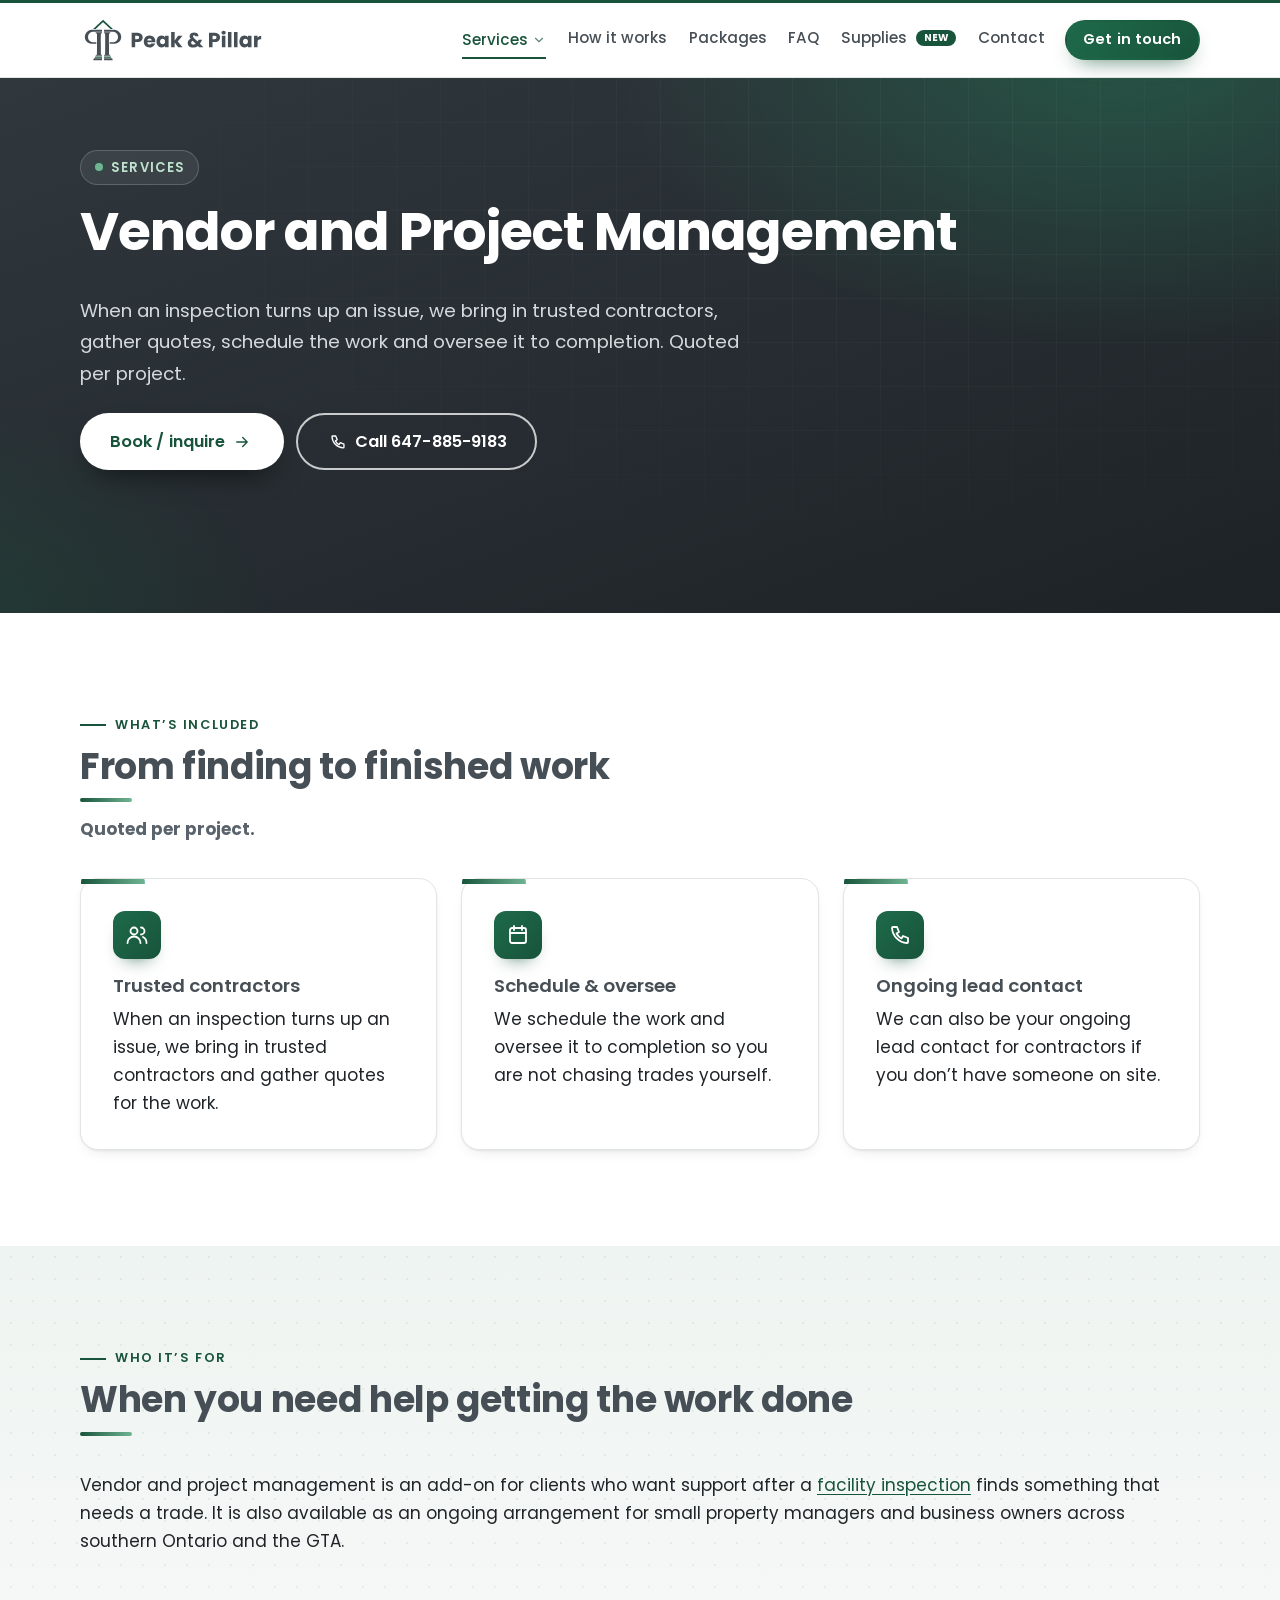
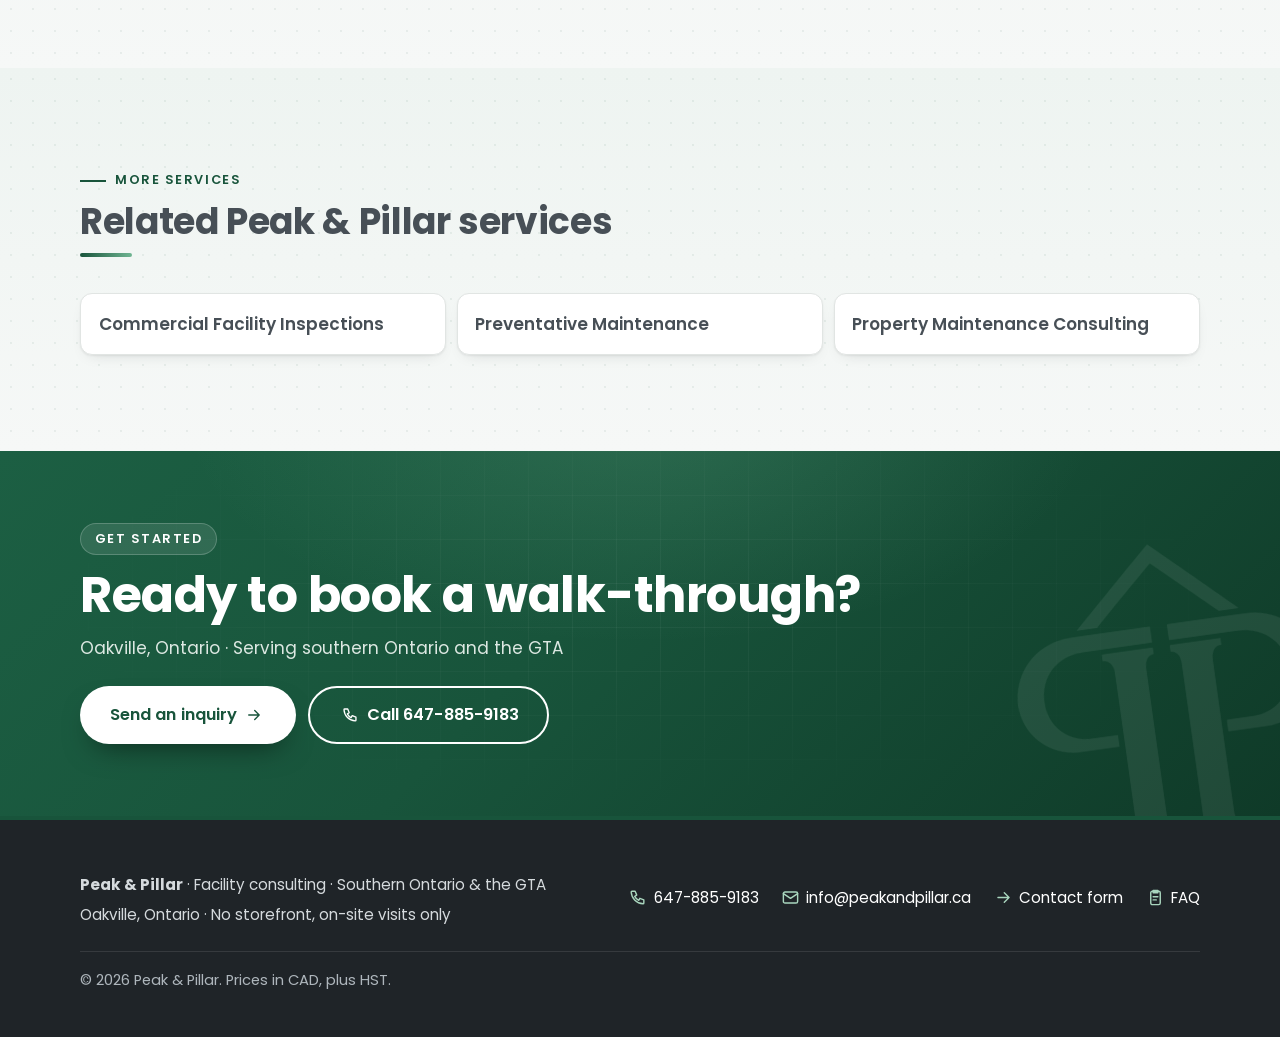
<file: vendor-project-management/index.html>
<!doctype html>
<html lang="en-CA">
<head>
<meta charset="utf-8">
<script>document.documentElement.classList.add("js")</script>
<meta name="viewport" content="width=device-width, initial-scale=1">
<script async src="https://www.googletagmanager.com/gtag/js?id=G-4ZGGD46PQD"></script>
<script>window.dataLayer=window.dataLayer||[];function gtag(){dataLayer.push(arguments);}gtag('js',new Date());gtag('config','G-4ZGGD46PQD');</script>
<title>Vendor &amp; Project Management | Peak &amp; Pillar</title>
<meta name="description" content="Vendor and project management for southern Ontario and GTA facilities: bring in contractors, gather quotes, schedule and oversee the work. Quoted per project. Based in Oakville.">
<meta name="theme-color" content="#18543B">
<link rel="canonical" href="https://peakandpillar.ca/vendor-project-management/">
<meta property="og:type" content="website">
<meta property="og:site_name" content="Peak &amp; Pillar">
<meta property="og:title" content="Vendor &amp; Project Management | Peak &amp; Pillar">
<meta property="og:description" content="Vendor and project management for southern Ontario and GTA facilities: bring in contractors, gather quotes, schedule and oversee the work. Quoted per project. Based in Oakville.">
<meta property="og:url" content="https://peakandpillar.ca/vendor-project-management/">
<meta property="og:image" content="https://peakandpillar.ca/assets/og-image.png">
<meta property="og:image:width" content="1200">
<meta property="og:image:height" content="630">
<meta property="og:image:alt" content="Peak &amp; Pillar: Facility Consulting, Southern Ontario &amp; GTA">
<meta property="og:locale" content="en_CA">
<meta name="twitter:card" content="summary_large_image">
<meta name="twitter:title" content="Vendor &amp; Project Management | Peak &amp; Pillar">
<meta name="twitter:description" content="Vendor and project management for southern Ontario and GTA facilities: bring in contractors, gather quotes, schedule and oversee the work. Quoted per project. Based in Oakville.">
<meta name="twitter:image" content="https://peakandpillar.ca/assets/og-image.png">
<link rel="icon" href="../assets/favicon.ico" sizes="any">
<link rel="icon" href="../assets/favicon.svg" type="image/svg+xml">
<link rel="apple-touch-icon" href="../assets/apple-touch-icon.png">
<link rel="preconnect" href="https://fonts.googleapis.com">
<link rel="preconnect" href="https://fonts.gstatic.com" crossorigin>
<link href="https://fonts.googleapis.com/css2?family=Poppins:wght@400;500;600;700&amp;display=swap" rel="stylesheet">
<link rel="stylesheet" href="../styles.css">
<script type="application/ld+json">
{
  "@context": "https://schema.org",
  "@type": "Service",
  "name": "Vendor and Project Management",
  "description": "Bringing in contractors, gathering quotes, scheduling the work and overseeing it to completion, or acting as the ongoing lead contact for contractors. Quoted per project.",
  "url": "https://peakandpillar.ca/vendor-project-management/",
  "provider": {
    "@type": "ProfessionalService",
    "name": "Peak & Pillar",
    "url": "https://peakandpillar.ca/",
    "telephone": "+1-647-885-9183",
    "email": "info@peakandpillar.ca",
    "address": {
      "@type": "PostalAddress",
      "addressLocality": "Oakville",
      "addressRegion": "ON",
      "addressCountry": "CA"
    },
    "areaServed": [
      "Southern Ontario",
      "Greater Toronto Area"
    ]
  },
  "areaServed": [
    "Southern Ontario",
    "Greater Toronto Area"
  ]
}
</script>
</head>
<body>
<svg xmlns="http://www.w3.org/2000/svg" style="display:none" aria-hidden="true"><symbol id="i-search" viewBox="0 0 24 24" fill="none" stroke="currentColor" stroke-width="1.8" stroke-linecap="round" stroke-linejoin="round"><circle cx="11" cy="11" r="7"/><path d="m20 20-3.6-3.6"/></symbol><symbol id="i-camera" viewBox="0 0 24 24" fill="none" stroke="currentColor" stroke-width="1.8" stroke-linecap="round" stroke-linejoin="round"><path d="M4 8h3l2-3h6l2 3h3v11H4z"/><circle cx="12" cy="13" r="3.5"/></symbol><symbol id="i-shield" viewBox="0 0 24 24" fill="none" stroke="currentColor" stroke-width="1.8" stroke-linecap="round" stroke-linejoin="round"><path d="M12 3 5 6v5c0 4.5 3 8.3 7 10 4-1.7 7-5.5 7-10V6z"/><path d="m9 12 2 2 4-4"/></symbol><symbol id="i-calendar" viewBox="0 0 24 24" fill="none" stroke="currentColor" stroke-width="1.8" stroke-linecap="round" stroke-linejoin="round"><rect x="4" y="5" width="16" height="15" rx="2"/><path d="M4 10h16M8 3v4M16 3v4"/></symbol><symbol id="i-clipboard" viewBox="0 0 24 24" fill="none" stroke="currentColor" stroke-width="1.8" stroke-linecap="round" stroke-linejoin="round"><rect x="6" y="4" width="12" height="17" rx="2"/><path d="M9 3h6v3H9zM9 11h6M9 15h4"/></symbol><symbol id="i-report" viewBox="0 0 24 24" fill="none" stroke="currentColor" stroke-width="1.8" stroke-linecap="round" stroke-linejoin="round"><path d="M6 3h8l4 4v14H6z"/><path d="M14 3v4h4M9 13h6M9 17h6"/></symbol><symbol id="i-building" viewBox="0 0 24 24" fill="none" stroke="currentColor" stroke-width="1.8" stroke-linecap="round" stroke-linejoin="round"><path d="M3 21h18M5 21V9l7-5 7 5v12"/><path d="M9.5 21v-6h5v6"/></symbol><symbol id="i-store" viewBox="0 0 24 24" fill="none" stroke="currentColor" stroke-width="1.8" stroke-linecap="round" stroke-linejoin="round"><path d="M4 10v10h16V10"/><path d="M3 10 5 4h14l2 6z"/><path d="M10 20v-5h4v5"/></symbol><symbol id="i-pin" viewBox="0 0 24 24" fill="none" stroke="currentColor" stroke-width="1.8" stroke-linecap="round" stroke-linejoin="round"><path d="M12 21s-7-6.3-7-11a7 7 0 0 1 14 0c0 4.7-7 11-7 11z"/><circle cx="12" cy="10" r="2.5"/></symbol><symbol id="i-phone" viewBox="0 0 24 24" fill="none" stroke="currentColor" stroke-width="1.8" stroke-linecap="round" stroke-linejoin="round"><path d="M5 4h4l2 5-2.5 1.5a11 11 0 0 0 5 5L15 13l5 2v4a1 1 0 0 1-1 1A16 16 0 0 1 4 5a1 1 0 0 1 1-1z"/></symbol><symbol id="i-mail" viewBox="0 0 24 24" fill="none" stroke="currentColor" stroke-width="1.8" stroke-linecap="round" stroke-linejoin="round"><rect x="3" y="5" width="18" height="14" rx="2"/><path d="m3 7 9 6 9-6"/></symbol><symbol id="i-hardhat" viewBox="0 0 24 24" fill="none" stroke="currentColor" stroke-width="1.8" stroke-linecap="round" stroke-linejoin="round"><path d="M3 18h18v2H3z"/><path d="M5 18v-3a7 7 0 0 1 14 0v3"/><path d="M10 9V5h4v4"/></symbol><symbol id="i-check" viewBox="0 0 24 24" fill="none" stroke="currentColor" stroke-width="1.8" stroke-linecap="round" stroke-linejoin="round"><path d="m5 12.5 4.5 4.5L19 7"/></symbol><symbol id="i-arrow" viewBox="0 0 24 24" fill="none" stroke="currentColor" stroke-width="1.8" stroke-linecap="round" stroke-linejoin="round"><path d="M5 12h14M13 6l6 6-6 6"/></symbol><symbol id="i-clock" viewBox="0 0 24 24" fill="none" stroke="currentColor" stroke-width="1.8" stroke-linecap="round" stroke-linejoin="round"><circle cx="12" cy="12" r="9"/><path d="M12 7v5l3 2"/></symbol><symbol id="i-users" viewBox="0 0 24 24" fill="none" stroke="currentColor" stroke-width="1.8" stroke-linecap="round" stroke-linejoin="round"><circle cx="9" cy="8" r="3.5"/><path d="M2.5 20a6.5 6.5 0 0 1 13 0"/><path d="M16 4.5a3.5 3.5 0 0 1 0 7M18 14a6.5 6.5 0 0 1 3.5 6"/></symbol><symbol id="i-gift" viewBox="0 0 24 24" fill="none" stroke="currentColor" stroke-width="1.8" stroke-linecap="round" stroke-linejoin="round"><rect x="3" y="8" width="18" height="5" rx="1"/><path d="M5 13v8h14v-8M12 8v13"/><path d="M12 8S10.5 3.5 8 4.5 9 8 12 8zm0 0s1.5-4.5 4-3.5S15 8 12 8z"/></symbol><symbol id="i-chevron" viewBox="0 0 24 24" fill="none" stroke="currentColor" stroke-width="2" stroke-linecap="round" stroke-linejoin="round"><path d="m6 9 6 6 6-6"/></symbol></svg>
<a class="skip" href="#main">Skip to content</a>
<header class="site-header">
  <div class="wrap header-inner">
    <a class="brand" href="../" aria-label="Peak &amp; Pillar home">
      <picture>
        <source srcset="../assets/logo-horizontal.svg" type="image/svg+xml">
        <img src="../assets/logo-horizontal.png" width="228" height="52" alt="Peak &amp; Pillar">
      </picture>
    </a>
    <button type="button" class="nav-toggle" aria-label="Open menu" aria-expanded="false" aria-controls="main-nav">
      <span class="nav-toggle-box" aria-hidden="true">
        <svg class="nav-icon-menu" width="22" height="22" viewBox="0 0 24 24" fill="none" stroke="currentColor" stroke-width="2.2" stroke-linecap="round"><path d="M4 7h16M4 12h16M4 17h16"/></svg>
        <svg class="nav-icon-close" width="22" height="22" viewBox="0 0 24 24" fill="none" stroke="currentColor" stroke-width="2.2" stroke-linecap="round"><path d="M6 6l12 12M18 6L6 18"/></svg>
      </span>
    </button>
    <nav id="main-nav" aria-label="Main">
      <ul>
        <li class="has-sub">
          <a href="../#services" aria-current="page">Services <svg class="nav-chevron" aria-hidden="true" focusable="false" width="14" height="14"><use href="#i-chevron"/></svg></a>
          <ul class="subnav">
          <li><a href="../commercial-facility-inspections/">Commercial Facility Inspections</a></li>
          <li><a href="../preventative-maintenance/">Preventative Maintenance</a></li>
          <li><a href="../vendor-project-management/" aria-current="page">Vendor &amp; Project Management</a></li>
          <li><a href="../property-maintenance-consulting/">Property Maintenance Consulting</a></li>
          </ul>
        </li>
        <li><a href="../#how">How it works</a></li>
        <li><a href="../#packages">Packages</a></li>
        <li><a href="../faq/">FAQ</a></li>
        <li><a href="../supplies/">Supplies <span class="nav-new" aria-label="New">New</span></a></li>
        <li><a href="../contact/">Contact</a></li>
      </ul>
      <a class="btn btn-primary btn-sm header-cta" href="../contact/">Get in touch</a>
    </nav>
  </div>
</header>

<main id="main">
  <section class="page-hero hero-band">
    <div class="wrap">
      <p class="eyebrow"><span class="dot" aria-hidden="true"></span>Services</p>
      <h1>Vendor and Project Management</h1>
      <p class="lead">When an inspection turns up an issue, we bring in trusted contractors, gather quotes, schedule the work and oversee it to completion. Quoted per project.</p>
      <div class="cta-row">
        <a class="btn btn-primary btn-lg" href="../contact/">Book / inquire <svg class="ico ico-btn" aria-hidden="true" focusable="false"><use href="#i-arrow"/></svg></a>
        <a class="btn btn-secondary btn-lg" href="tel:+16478859183"><svg class="ico ico-btn" aria-hidden="true" focusable="false"><use href="#i-phone"/></svg>Call 647-885-9183</a>
      </div>
    </div>
  </section>

  <section class="section">
    <div class="wrap">
      <div class="section-head">
        <p class="kicker">What&rsquo;s included</p>
        <h2>From finding to finished work</h2>
        <p class="section-intro"><strong>Quoted per project.</strong></p>
      </div>
      <div class="grid-3 stagger">
        <article class="card">
          <span class="icon-badge"><svg class="ico" aria-hidden="true" focusable="false"><use href="#i-users"/></svg></span>
          <h3>Trusted contractors</h3>
          <p>When an inspection turns up an issue, we bring in trusted contractors and gather quotes for the work.</p>
        </article>
        <article class="card">
          <span class="icon-badge"><svg class="ico" aria-hidden="true" focusable="false"><use href="#i-calendar"/></svg></span>
          <h3>Schedule &amp; oversee</h3>
          <p>We schedule the work and oversee it to completion so you are not chasing trades yourself.</p>
        </article>
        <article class="card">
          <span class="icon-badge"><svg class="ico" aria-hidden="true" focusable="false"><use href="#i-phone"/></svg></span>
          <h3>Ongoing lead contact</h3>
          <p>We can also be your ongoing lead contact for contractors if you don&rsquo;t have someone on site.</p>
        </article>
      </div>
    </div>
  </section>

  <section class="section alt">
    <div class="wrap">
      <div class="section-head">
        <p class="kicker">Who it&rsquo;s for</p>
        <h2>When you need help getting the work done</h2>
      </div>
      <p>Vendor and project management is an add-on for clients who want support after a <a href="../commercial-facility-inspections/">facility inspection</a> finds something that needs a trade. It is also available as an ongoing arrangement for small property managers and business owners across southern Ontario and the GTA.</p>
    </div>
  </section>


  <section class="section alt">
    <div class="wrap">
      <div class="section-head">
        <p class="kicker">More services</p>
        <h2>Related Peak &amp; Pillar services</h2>
      </div>
      <ul class="related-services">
        <li><a href="../commercial-facility-inspections/">Commercial Facility Inspections</a></li>
        <li><a href="../preventative-maintenance/">Preventative Maintenance</a></li>
        <li><a href="../property-maintenance-consulting/">Property Maintenance Consulting</a></li>
      </ul>
    </div>
  </section>

  <section class="section contact cta-band cta-slim" aria-labelledby="talk-h">
    <img class="cta-mark" src="../assets/mark-400.webp" width="361" height="400" alt="" aria-hidden="true" loading="lazy" decoding="async">
    <div class="wrap cta-slim-inner">
      <div>
        <p class="kicker kicker-light">Get started</p>
        <h2 id="talk-h">Ready to book a walk-through?</h2>
        <p class="contact-address">Oakville, Ontario &middot; Serving southern Ontario and the GTA</p>
      </div>
      <div class="cta-row">
        <a class="btn btn-light btn-lg" href="../contact/">Send an inquiry <svg class="ico ico-btn" aria-hidden="true" focusable="false"><use href="#i-arrow"/></svg></a>
        <a class="btn btn-outline-light btn-lg" href="tel:+16478859183"><svg class="ico ico-btn" aria-hidden="true" focusable="false"><use href="#i-phone"/></svg>Call 647-885-9183</a>
      </div>
    </div>
  </section>

</main>
<footer class="site-footer">
  <div class="wrap footer-inner">
    <div class="footer-brand">
      <p><strong>Peak &amp; Pillar</strong> &middot; Facility consulting &middot; Southern Ontario &amp; the GTA</p>
      <address>Oakville, Ontario &middot; No storefront, on-site visits only</address>
    </div>
    <ul class="footer-links">
      <li><a href="tel:+16478859183"><svg class="ico" aria-hidden="true" focusable="false"><use href="#i-phone"/></svg>647-885-9183</a></li>
      <li><a href="mailto:info@peakandpillar.ca"><svg class="ico" aria-hidden="true" focusable="false"><use href="#i-mail"/></svg>info@peakandpillar.ca</a></li>
      <li><a href="../contact/"><svg class="ico" aria-hidden="true" focusable="false"><use href="#i-arrow"/></svg>Contact form</a></li>
      <li><a href="../faq/"><svg class="ico" aria-hidden="true" focusable="false"><use href="#i-clipboard"/></svg>FAQ</a></li>
    </ul>
    <p class="small">&copy; 2026 Peak &amp; Pillar. Prices in CAD, plus HST.</p>
  </div>
</footer>

<script src="../assets/nav.js" defer></script>
<script src="../assets/analytics.js" defer></script>
</body>
</html>
</file>
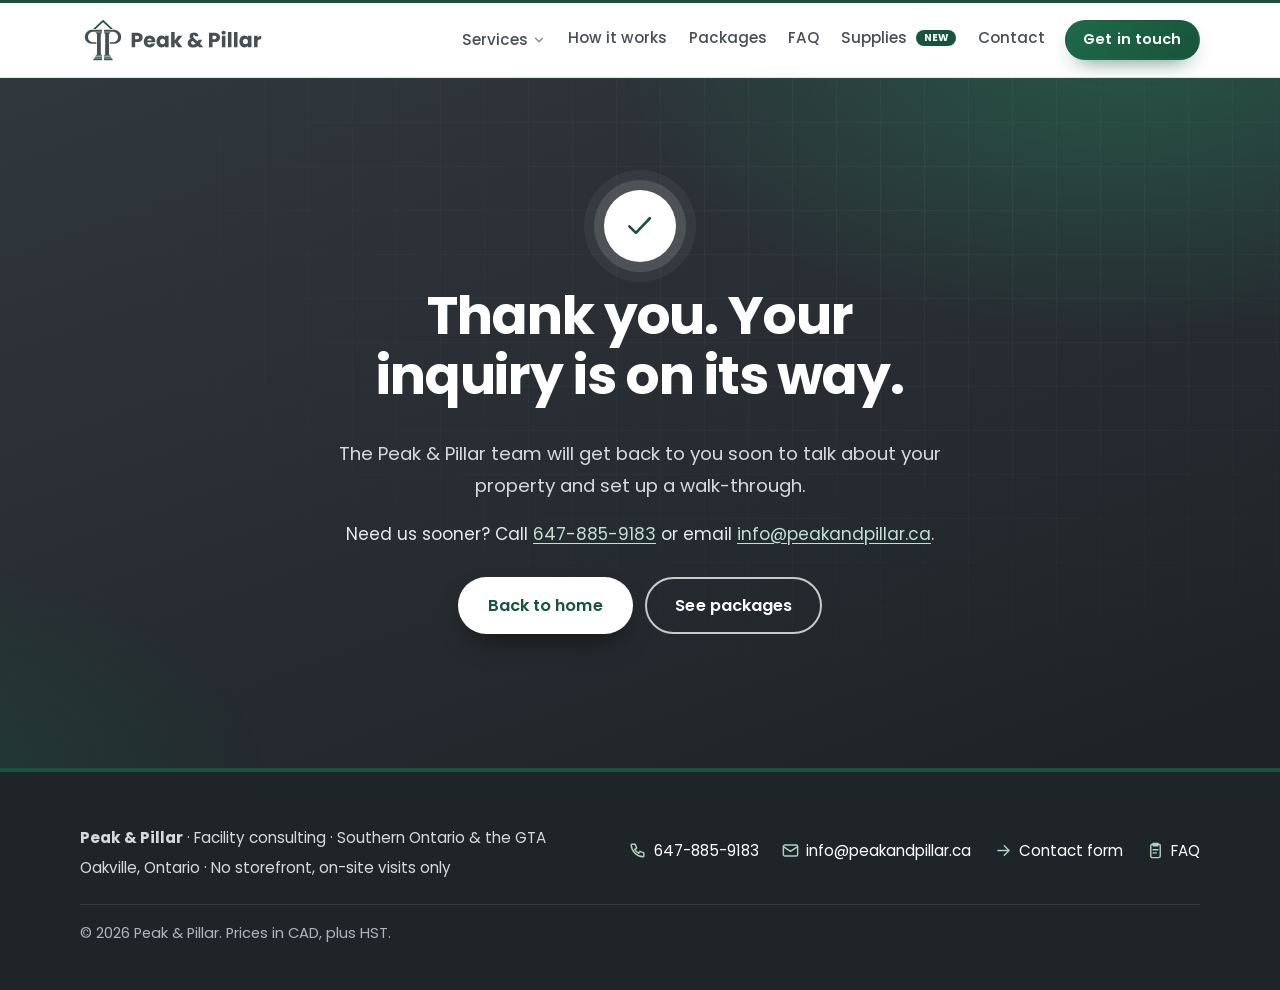
<file: contact/thanks/index.html>
<!doctype html>
<html lang="en-CA">
<head>
<meta charset="utf-8">
<script>document.documentElement.classList.add("js")</script>
<meta name="viewport" content="width=device-width, initial-scale=1">
<script async src="https://www.googletagmanager.com/gtag/js?id=G-4ZGGD46PQD"></script>
<script>window.dataLayer=window.dataLayer||[];function gtag(){dataLayer.push(arguments);}gtag('js',new Date());gtag('config','G-4ZGGD46PQD');</script>
<title>Thank you | Peak &amp; Pillar</title>
<meta name="description" content="Thanks for contacting Peak &amp; Pillar. Your inquiry has been sent.">
<meta name="robots" content="noindex, follow">
<meta name="theme-color" content="#18543B">
<link rel="canonical" href="https://peakandpillar.ca/contact/thanks/">
<meta property="og:type" content="website">
<meta property="og:site_name" content="Peak &amp; Pillar">
<meta property="og:title" content="Thank you | Peak &amp; Pillar">
<meta property="og:description" content="Thanks for contacting Peak &amp; Pillar. Your inquiry has been sent.">
<meta property="og:url" content="https://peakandpillar.ca/contact/thanks/">
<meta property="og:image" content="https://peakandpillar.ca/assets/og-image.png">
<meta property="og:image:width" content="1200">
<meta property="og:image:height" content="630">
<meta property="og:image:alt" content="Peak &amp; Pillar: Facility Consulting, Southern Ontario &amp; GTA">
<meta property="og:locale" content="en_CA">
<meta name="twitter:card" content="summary_large_image">
<meta name="twitter:title" content="Thank you | Peak &amp; Pillar">
<meta name="twitter:description" content="Thanks for contacting Peak &amp; Pillar. Your inquiry has been sent.">
<meta name="twitter:image" content="https://peakandpillar.ca/assets/og-image.png">
<link rel="icon" href="../../assets/favicon.ico" sizes="any">
<link rel="icon" href="../../assets/favicon.svg" type="image/svg+xml">
<link rel="apple-touch-icon" href="../../assets/apple-touch-icon.png">
<link rel="preconnect" href="https://fonts.googleapis.com">
<link rel="preconnect" href="https://fonts.gstatic.com" crossorigin>
<link href="https://fonts.googleapis.com/css2?family=Poppins:wght@400;500;600;700&amp;display=swap" rel="stylesheet">
<link rel="stylesheet" href="../../styles.css">
</head>
<body>
<svg xmlns="http://www.w3.org/2000/svg" style="display:none" aria-hidden="true"><symbol id="i-search" viewBox="0 0 24 24" fill="none" stroke="currentColor" stroke-width="1.8" stroke-linecap="round" stroke-linejoin="round"><circle cx="11" cy="11" r="7"/><path d="m20 20-3.6-3.6"/></symbol><symbol id="i-camera" viewBox="0 0 24 24" fill="none" stroke="currentColor" stroke-width="1.8" stroke-linecap="round" stroke-linejoin="round"><path d="M4 8h3l2-3h6l2 3h3v11H4z"/><circle cx="12" cy="13" r="3.5"/></symbol><symbol id="i-shield" viewBox="0 0 24 24" fill="none" stroke="currentColor" stroke-width="1.8" stroke-linecap="round" stroke-linejoin="round"><path d="M12 3 5 6v5c0 4.5 3 8.3 7 10 4-1.7 7-5.5 7-10V6z"/><path d="m9 12 2 2 4-4"/></symbol><symbol id="i-calendar" viewBox="0 0 24 24" fill="none" stroke="currentColor" stroke-width="1.8" stroke-linecap="round" stroke-linejoin="round"><rect x="4" y="5" width="16" height="15" rx="2"/><path d="M4 10h16M8 3v4M16 3v4"/></symbol><symbol id="i-clipboard" viewBox="0 0 24 24" fill="none" stroke="currentColor" stroke-width="1.8" stroke-linecap="round" stroke-linejoin="round"><rect x="6" y="4" width="12" height="17" rx="2"/><path d="M9 3h6v3H9zM9 11h6M9 15h4"/></symbol><symbol id="i-report" viewBox="0 0 24 24" fill="none" stroke="currentColor" stroke-width="1.8" stroke-linecap="round" stroke-linejoin="round"><path d="M6 3h8l4 4v14H6z"/><path d="M14 3v4h4M9 13h6M9 17h6"/></symbol><symbol id="i-building" viewBox="0 0 24 24" fill="none" stroke="currentColor" stroke-width="1.8" stroke-linecap="round" stroke-linejoin="round"><path d="M3 21h18M5 21V9l7-5 7 5v12"/><path d="M9.5 21v-6h5v6"/></symbol><symbol id="i-store" viewBox="0 0 24 24" fill="none" stroke="currentColor" stroke-width="1.8" stroke-linecap="round" stroke-linejoin="round"><path d="M4 10v10h16V10"/><path d="M3 10 5 4h14l2 6z"/><path d="M10 20v-5h4v5"/></symbol><symbol id="i-pin" viewBox="0 0 24 24" fill="none" stroke="currentColor" stroke-width="1.8" stroke-linecap="round" stroke-linejoin="round"><path d="M12 21s-7-6.3-7-11a7 7 0 0 1 14 0c0 4.7-7 11-7 11z"/><circle cx="12" cy="10" r="2.5"/></symbol><symbol id="i-phone" viewBox="0 0 24 24" fill="none" stroke="currentColor" stroke-width="1.8" stroke-linecap="round" stroke-linejoin="round"><path d="M5 4h4l2 5-2.5 1.5a11 11 0 0 0 5 5L15 13l5 2v4a1 1 0 0 1-1 1A16 16 0 0 1 4 5a1 1 0 0 1 1-1z"/></symbol><symbol id="i-mail" viewBox="0 0 24 24" fill="none" stroke="currentColor" stroke-width="1.8" stroke-linecap="round" stroke-linejoin="round"><rect x="3" y="5" width="18" height="14" rx="2"/><path d="m3 7 9 6 9-6"/></symbol><symbol id="i-hardhat" viewBox="0 0 24 24" fill="none" stroke="currentColor" stroke-width="1.8" stroke-linecap="round" stroke-linejoin="round"><path d="M3 18h18v2H3z"/><path d="M5 18v-3a7 7 0 0 1 14 0v3"/><path d="M10 9V5h4v4"/></symbol><symbol id="i-check" viewBox="0 0 24 24" fill="none" stroke="currentColor" stroke-width="1.8" stroke-linecap="round" stroke-linejoin="round"><path d="m5 12.5 4.5 4.5L19 7"/></symbol><symbol id="i-arrow" viewBox="0 0 24 24" fill="none" stroke="currentColor" stroke-width="1.8" stroke-linecap="round" stroke-linejoin="round"><path d="M5 12h14M13 6l6 6-6 6"/></symbol><symbol id="i-clock" viewBox="0 0 24 24" fill="none" stroke="currentColor" stroke-width="1.8" stroke-linecap="round" stroke-linejoin="round"><circle cx="12" cy="12" r="9"/><path d="M12 7v5l3 2"/></symbol><symbol id="i-users" viewBox="0 0 24 24" fill="none" stroke="currentColor" stroke-width="1.8" stroke-linecap="round" stroke-linejoin="round"><circle cx="9" cy="8" r="3.5"/><path d="M2.5 20a6.5 6.5 0 0 1 13 0"/><path d="M16 4.5a3.5 3.5 0 0 1 0 7M18 14a6.5 6.5 0 0 1 3.5 6"/></symbol><symbol id="i-gift" viewBox="0 0 24 24" fill="none" stroke="currentColor" stroke-width="1.8" stroke-linecap="round" stroke-linejoin="round"><rect x="3" y="8" width="18" height="5" rx="1"/><path d="M5 13v8h14v-8M12 8v13"/><path d="M12 8S10.5 3.5 8 4.5 9 8 12 8zm0 0s1.5-4.5 4-3.5S15 8 12 8z"/></symbol><symbol id="i-chevron" viewBox="0 0 24 24" fill="none" stroke="currentColor" stroke-width="2" stroke-linecap="round" stroke-linejoin="round"><path d="m6 9 6 6 6-6"/></symbol></svg>
<a class="skip" href="#main">Skip to content</a>
<header class="site-header">
  <div class="wrap header-inner">
    <a class="brand" href="../../" aria-label="Peak &amp; Pillar home">
      <picture>
        <source srcset="../../assets/logo-horizontal.svg" type="image/svg+xml">
        <img src="../../assets/logo-horizontal.png" width="228" height="52" alt="Peak &amp; Pillar">
      </picture>
    </a>
    <button type="button" class="nav-toggle" aria-label="Open menu" aria-expanded="false" aria-controls="main-nav">
      <span class="nav-toggle-box" aria-hidden="true">
        <svg class="nav-icon-menu" width="22" height="22" viewBox="0 0 24 24" fill="none" stroke="currentColor" stroke-width="2.2" stroke-linecap="round"><path d="M4 7h16M4 12h16M4 17h16"/></svg>
        <svg class="nav-icon-close" width="22" height="22" viewBox="0 0 24 24" fill="none" stroke="currentColor" stroke-width="2.2" stroke-linecap="round"><path d="M6 6l12 12M18 6L6 18"/></svg>
      </span>
    </button>
    <nav id="main-nav" aria-label="Main">
      <ul>
        <li class="has-sub">
          <a href="../../#services">Services <svg class="nav-chevron" aria-hidden="true" focusable="false" width="14" height="14"><use href="#i-chevron"/></svg></a>
          <ul class="subnav">
          <li><a href="../../commercial-facility-inspections/">Commercial Facility Inspections</a></li>
          <li><a href="../../preventative-maintenance/">Preventative Maintenance</a></li>
          <li><a href="../../vendor-project-management/">Vendor &amp; Project Management</a></li>
          <li><a href="../../property-maintenance-consulting/">Property Maintenance Consulting</a></li>
          </ul>
        </li>
        <li><a href="../../#how">How it works</a></li>
        <li><a href="../../#packages">Packages</a></li>
        <li><a href="../../faq/">FAQ</a></li>
        <li><a href="../../supplies/">Supplies <span class="nav-new" aria-label="New">New</span></a></li>
        <li><a href="../../contact/">Contact</a></li>
      </ul>
      <a class="btn btn-primary btn-sm header-cta" href="../../contact/">Get in touch</a>
    </nav>
  </div>
</header>


<main id="main">
  <section class="thanks hero-band">
    <div class="wrap narrow center">
      <span class="thanks-icon"><svg class="ico" aria-hidden="true" focusable="false"><use href="#i-check"/></svg></span>
      <h1>Thank you. Your inquiry is on its way.</h1>
      <p class="lead">The Peak &amp; Pillar team will get back to you soon to talk about your property and set up a walk-through.</p>
      <p>Need us sooner? Call <a href="tel:+16478859183">647-885-9183</a> or email <a href="mailto:info@peakandpillar.ca">info@peakandpillar.ca</a>.</p>
      <div class="cta-row center">
        <a class="btn btn-primary btn-lg" href="../../">Back to home</a>
        <a class="btn btn-secondary btn-lg" href="../../#packages">See packages</a>
      </div>
    </div>
  </section>
</main>

<footer class="site-footer">
  <div class="wrap footer-inner">
    <div class="footer-brand">
      <p><strong>Peak &amp; Pillar</strong> &middot; Facility consulting &middot; Southern Ontario &amp; the GTA</p>
      <address>Oakville, Ontario &middot; No storefront, on-site visits only</address>
    </div>
    <ul class="footer-links">
      <li><a href="tel:+16478859183"><svg class="ico" aria-hidden="true" focusable="false"><use href="#i-phone"/></svg>647-885-9183</a></li>
      <li><a href="mailto:info@peakandpillar.ca"><svg class="ico" aria-hidden="true" focusable="false"><use href="#i-mail"/></svg>info@peakandpillar.ca</a></li>
      <li><a href="../../contact/"><svg class="ico" aria-hidden="true" focusable="false"><use href="#i-arrow"/></svg>Contact form</a></li>
      <li><a href="../../faq/"><svg class="ico" aria-hidden="true" focusable="false"><use href="#i-clipboard"/></svg>FAQ</a></li>
    </ul>
    <p class="small">&copy; 2026 Peak &amp; Pillar. Prices in CAD, plus HST.</p>
  </div>
</footer>

<script src="../../assets/nav.js" defer></script>
<script src="../../assets/analytics.js" defer></script>
</body>
</html>
</file>
<file: styles.css>
:root{
  --green:#18543B;      /* brand dark green */
  --green-dark:#113D2B; /* hover only */
  --green-soft:#E7F0EB;
  --charcoal:#474F56;   /* brand charcoal */
  --ink:#1F2428;
  --muted:#5A636B;
  --bg:#FFFFFF;
  --bg-alt:#F4F6F5;
  --line:#E1E5E3;
  --radius:14px;
  --shadow-sm:0 1px 2px rgba(31,36,40,.06),0 6px 16px -10px rgba(31,36,40,.25);
  --shadow-lg:0 22px 44px -24px rgba(31,36,40,.5);
}
*,*::before,*::after{box-sizing:border-box}
html{scroll-behavior:smooth;scroll-padding-top:88px}
@media (prefers-reduced-motion:reduce){html{scroll-behavior:auto}}
body{margin:0;font-family:"Poppins",system-ui,-apple-system,"Segoe UI",Roboto,Arial,sans-serif;color:var(--ink);background:var(--bg);line-height:1.65;font-size:1.0625rem;-webkit-font-smoothing:antialiased}
img{max-width:100%;height:auto;display:block}
a{color:var(--green);text-underline-offset:.18em}
a:hover{color:var(--green-dark)}
:focus-visible{outline:3px solid var(--green);outline-offset:3px;border-radius:6px}
h1,h2,h3{color:var(--charcoal);line-height:1.2;margin:0 0 .6em;text-wrap:balance}
h1{font-size:clamp(2.1rem,4.6vw,3.35rem);font-weight:700;letter-spacing:-.02em;line-height:1.12}
h2{font-size:clamp(1.65rem,3vw,2.25rem);font-weight:700;letter-spacing:-.01em;margin-bottom:.75em}
h3{font-size:1.15rem;font-weight:600;margin-bottom:.45em}
p{margin:0 0 1em}
address{font-style:normal}
.wrap{max-width:1160px;margin:0 auto;padding:0 1.25rem}
.narrow{max-width:780px}
.center{text-align:center;justify-content:center}
.small{font-size:.92rem;color:var(--muted)}
.sr-only{position:absolute;width:1px;height:1px;padding:0;margin:-1px;overflow:hidden;clip:rect(0,0,0,0);white-space:nowrap;border:0}
.skip{position:absolute;left:-999px;top:0;background:var(--green);color:#fff;padding:.6rem 1rem;z-index:10}
.skip:focus{left:1rem;top:1rem}

/* icons */
.ico{width:1.25em;height:1.25em;flex:none;vertical-align:-.25em}
.ico-btn{width:1.1em;height:1.1em;vertical-align:-.18em;margin:0 .15em}
.ico-inline{color:var(--green);margin-right:.4em}
.icon-badge{display:inline-grid;place-items:center;width:3rem;height:3rem;border-radius:12px;background:var(--green-soft);color:var(--green);margin-bottom:1rem;transition:background .25s ease,color .25s ease,transform .25s ease}
.icon-badge .ico{width:1.5rem;height:1.5rem}
.icon-badge-lg{width:3.4rem;height:3.4rem}

/* header */
.site-header{position:sticky;top:0;z-index:40;background:rgba(255,255,255,.92);-webkit-backdrop-filter:saturate(1.4) blur(8px);backdrop-filter:saturate(1.4) blur(8px);border-bottom:1px solid var(--line)}
.header-inner{display:flex;align-items:center;justify-content:space-between;gap:1.25rem;min-height:74px}
.brand{display:flex;align-items:center;text-decoration:none;flex:none}
.brand img{height:50px;width:auto}
nav{margin-left:auto;display:flex;align-items:center;gap:1.25rem}
nav ul{display:flex;gap:1.35rem;list-style:none;margin:0;padding:0}
nav .header-cta{flex:none}
nav a{position:relative;color:var(--charcoal);text-decoration:none;font-weight:500;font-size:.95rem;padding:.3rem 0}
nav a::after{content:"";position:absolute;left:0;right:0;bottom:-2px;height:2px;background:var(--green);transform:scaleX(0);transform-origin:left;transition:transform .25s ease}
nav a:hover,nav a[aria-current="page"]{color:var(--green)}
nav a:hover::after,nav a[aria-current="page"]::after{transform:scaleX(1)}

/* buttons */
.cta-row{display:flex;flex-wrap:wrap;gap:.8rem;margin:1.8rem 0 1.4rem}
.btn{display:inline-flex;align-items:center;justify-content:center;gap:.35rem;padding:.8rem 1.35rem;border-radius:999px;font:inherit;font-weight:600;line-height:1.3;text-decoration:none;border:2px solid transparent;cursor:pointer;transition:background .15s,color .15s,border-color .15s,transform .2s ease,box-shadow .2s ease}
.btn:hover{transform:translateY(-2px);box-shadow:0 10px 20px -10px rgba(31,36,40,.55)}
.btn:hover .ico-btn:last-child{transform:translateX(2px)}
.ico-btn{transition:transform .2s ease}
.btn:active{transform:none}
.btn-sm{padding:.55rem 1.05rem;font-size:.92rem}
.btn-lg{padding:.95rem 1.6rem;font-size:1.02rem}
.btn-primary{background:var(--green);color:#fff}
.btn-primary:hover{background:var(--green-dark);color:#fff}
.btn-secondary{border-color:var(--charcoal);color:var(--charcoal);background:#fff}
.btn-secondary:hover{background:var(--charcoal);color:#fff}
.btn-light{background:#fff;color:var(--green)}
.btn-light:hover{background:var(--green-soft);color:var(--green-dark)}
.btn-outline-light{border-color:#fff;color:#fff}
.btn-outline-light:hover{background:rgba(255,255,255,.14);color:#fff}
.btn[disabled]{opacity:.7;cursor:progress;transform:none}

/* hero */
.hero{position:relative;overflow:hidden;padding:5rem 0 5.25rem;background:
  radial-gradient(60rem 30rem at 85% -10%,rgba(24,84,59,.10),transparent 60%),
  radial-gradient(40rem 26rem at -10% 110%,rgba(71,79,86,.08),transparent 60%),
  linear-gradient(180deg,#fff 0%,var(--bg-alt) 100%)}
.hero::before{content:"";position:absolute;inset:0;background-image:linear-gradient(rgba(24,84,59,.05) 1px,transparent 1px),linear-gradient(90deg,rgba(24,84,59,.05) 1px,transparent 1px);background-size:44px 44px;-webkit-mask-image:linear-gradient(180deg,#000 0%,transparent 75%);mask-image:linear-gradient(180deg,#000 0%,transparent 75%);pointer-events:none}
.hero-inner{position:relative;display:grid;grid-template-columns:1.15fr 1fr;gap:3.75rem;align-items:center}
.eyebrow{display:inline-flex;align-items:center;gap:.55rem;color:var(--green);font-weight:600;text-transform:uppercase;letter-spacing:.08em;font-size:.82rem;margin-bottom:1.1rem}
.hero .eyebrow,.page-hero .eyebrow{background:#fff;border:1px solid var(--line);padding:.35rem .85rem;border-radius:999px;box-shadow:var(--shadow-sm)}
.dot{flex:none;width:.5rem;height:.5rem;border-radius:50%;background:var(--green);box-shadow:0 0 0 4px rgba(24,84,59,.15)}
.accent{color:var(--green);background:linear-gradient(transparent 68%,rgba(24,84,59,.14) 68%,rgba(24,84,59,.14) 92%,transparent 92%)}
.lead{font-size:1.16rem;color:var(--muted);max-width:36em;line-height:1.7}
.trust{list-style:none;padding:0;margin:0 0 1.3rem;display:flex;flex-wrap:wrap;gap:.6rem 1.4rem;font-size:.93rem;font-weight:500;color:var(--charcoal)}
.trust li{display:flex;align-items:center;gap:.45rem}
.trust .ico{color:var(--green)}
.offer-note{display:flex;gap:.6rem;align-items:flex-start;font-size:.93rem;color:var(--charcoal);background:#fff;border:1px solid var(--line);border-left:4px solid var(--green);border-radius:10px;padding:.7rem .95rem;max-width:34em;margin:0}
.offer-note .ico{color:var(--green);margin-top:.15em}
.hero-media{position:relative;margin:0}
.photo{width:100%;height:auto;border-radius:var(--radius);box-shadow:var(--shadow-lg);background:var(--bg-alt)}
.hero-media .photo{aspect-ratio:4/3.4;object-fit:cover;border-radius:22px}
.hero-media::before{content:"";position:absolute;inset:-14px -14px 22px 22px;border:2px solid rgba(24,84,59,.18);border-radius:26px;z-index:-1}
.hero-badge img{position:absolute;left:-20px;bottom:-24px;width:96px;height:auto;padding:12px;background:#fff;border-radius:18px;box-shadow:var(--shadow-lg)}
.hero-chip{position:absolute;right:-14px;top:22px;display:grid;gap:.3rem;background:#fff;border-radius:14px;padding:.8rem 1rem;box-shadow:var(--shadow-lg);font-size:.85rem;font-weight:500;color:var(--charcoal)}
.chip-title{font-weight:600;color:var(--green);font-size:.78rem;text-transform:uppercase;letter-spacing:.06em}
.chip-row{display:flex;align-items:center;gap:.5rem}
.chip-row i{width:.6rem;height:.6rem;border-radius:50%}
.chip-row .r1{background:#B3412E}.chip-row .r2{background:#C98A1B}.chip-row .r3{background:var(--green)}
.photo-frame{margin:0}
.photo-frame .photo{aspect-ratio:4/3;object-fit:cover}

/* sections */
.section{padding:5.5rem 0}
.section.alt{background:var(--bg-alt)}
.section-head{margin-bottom:2.2rem}
.section-head h2{margin-bottom:.35em}
.kicker{display:inline-block;margin:0 0 .6rem;font-size:.8rem;font-weight:600;letter-spacing:.12em;text-transform:uppercase;color:var(--green)}
.kicker::before{content:"";display:inline-block;width:1.6rem;height:2px;background:currentColor;vertical-align:middle;margin-right:.6rem}
.kicker-light{color:#A9D6BE}
.section-intro{color:var(--muted);margin:0}
.grid-3{display:grid;grid-template-columns:repeat(3,1fr);gap:1.5rem}
.grid-2{display:grid;grid-template-columns:repeat(2,1fr);gap:1.5rem}
.card{position:relative;background:#fff;border:1px solid var(--line);border-radius:var(--radius);padding:1.8rem;box-shadow:var(--shadow-sm);transition:transform .25s ease,box-shadow .25s ease,border-color .25s ease}
.card::before{content:"";position:absolute;left:0;right:0;top:0;height:4px;border-radius:var(--radius) var(--radius) 0 0;background:var(--green);transform:scaleX(.18);transform-origin:left;transition:transform .35s ease}
.card:hover{transform:translateY(-5px);box-shadow:var(--shadow-lg);border-color:#CFD8D3}
.card:hover::before{transform:scaleX(1)}
.card:hover .icon-badge{background:var(--green);color:#fff}
.card p:last-child{margin-bottom:0}
.card-row{display:flex;gap:1.1rem;align-items:flex-start}
.card-row .icon-badge{margin-bottom:0}

.steps{list-style:none;padding:0;margin:0;display:grid;grid-template-columns:repeat(3,1fr);gap:1.5rem;counter-reset:s;position:relative}
.steps li{position:relative;display:flex;gap:1rem;align-items:flex-start;background:#fff;border:1px solid var(--line);border-radius:var(--radius);padding:1.6rem;box-shadow:var(--shadow-sm);transition:transform .25s ease,box-shadow .25s ease}
.steps li:hover{transform:translateY(-5px);box-shadow:var(--shadow-lg)}
.steps h3{display:flex;align-items:center}
.num{flex:none;width:2.5rem;height:2.5rem;border-radius:50%;background:var(--green);color:#fff;display:grid;place-items:center;font-weight:700;box-shadow:0 0 0 5px var(--green-soft)}
.steps p{margin:0}

/* packages */
.packages{align-items:stretch}
.pkg{display:flex;flex-direction:column}
.pkg.featured{border:2px solid var(--green)}
.pkg.featured::before{transform:scaleX(1)}
.price{font-size:2.3rem;font-weight:700;color:var(--green);margin:0 0 .3rem;line-height:1.1;letter-spacing:-.02em}
.price span{font-size:.9rem;font-weight:500;color:var(--muted);letter-spacing:0}
.price-alt{font-size:.95rem;color:var(--muted);margin:0 0 .4rem}
.ticks{list-style:none;padding:0;margin:.8rem 0 0}
.ticks li{position:relative;padding-left:1.7rem;margin:.45rem 0}
.ticks li::before{content:"";position:absolute;left:0;top:.38em;width:1.05rem;height:1.05rem;border-radius:50%;background:var(--green-soft) url("data:image/svg+xml,%3Csvg xmlns='http://www.w3.org/2000/svg' viewBox='0 0 24 24' fill='none' stroke='%2318543B' stroke-width='3' stroke-linecap='round' stroke-linejoin='round'%3E%3Cpath d='m6 12.5 4 4L18 8'/%3E%3C/svg%3E") center/70% no-repeat}
.addons{margin-top:2rem;padding:1.4rem 1.6rem;border:1px dashed var(--charcoal);border-radius:var(--radius);background:#fff}
.addons h3{margin-bottom:.3rem}
.addons ul{padding-left:1.2rem;margin:0}

.vendors{padding-top:0}
.vendor-card{display:grid;grid-template-columns:1fr 1.4fr;gap:2.5rem;align-items:start;background:linear-gradient(135deg,var(--green-soft),var(--bg-alt) 60%);border:1px solid var(--line);border-left:6px solid var(--green);border-radius:var(--radius);padding:2.2rem 2.4rem;box-shadow:var(--shadow-sm)}
.vendor-head h2{margin-bottom:.4rem}
.vendor-head .eyebrow{margin-bottom:.4rem}
.price-line{font-size:1.15rem;font-weight:600;color:var(--green);margin:0}
.vendor-body p{margin-bottom:.8rem}
.vendor-body .btn{margin-top:.6rem}

.offer{background:var(--charcoal);color:#fff;position:relative;overflow:hidden}
.offer::after{content:"";position:absolute;right:-8rem;top:-8rem;width:26rem;height:26rem;border-radius:50%;background:radial-gradient(circle,rgba(111,181,146,.22),transparent 65%);pointer-events:none}
.offer h2{color:#fff}
.offer-list{list-style:none;padding:0;margin:0;display:grid;grid-template-columns:repeat(3,1fr);gap:1.2rem;position:relative}
.offer-list li{display:flex;gap:.8rem;align-items:flex-start;background:rgba(255,255,255,.08);border:1px solid rgba(255,255,255,.12);border-top:4px solid #6FB592;padding:1.25rem 1.3rem;border-radius:12px;transition:transform .25s ease,background .25s ease}
.offer-list li:hover{transform:translateY(-4px);background:rgba(255,255,255,.12)}
.offer-list .ico{color:#A9D6BE;width:1.5rem;height:1.5rem;margin-top:.1em}

.two-col{display:grid;grid-template-columns:1.3fr 1fr;gap:3rem;align-items:start}
.scope-side{display:grid;gap:1.4rem}
.checks{columns:1}
.disclaimer{background:var(--bg-alt);border:1px solid var(--line);border-left:4px solid var(--charcoal);border-radius:var(--radius);padding:1.5rem}
.disclaimer h2{font-size:1.3rem}
.disclaimer p{font-size:.95rem;margin:0}
.disclaimer p+p{margin-top:.75em}

.pills{list-style:none;padding:0;margin:0 0 1.2rem;display:flex;flex-wrap:wrap;gap:.7rem}
.pills li{display:inline-flex;align-items:center;gap:.4rem;background:var(--green);color:#fff;padding:.55rem 1.2rem;border-radius:999px;font-weight:600;transition:transform .2s ease,box-shadow .2s ease}
.pills li:hover{transform:translateY(-2px);box-shadow:0 8px 18px -10px rgba(24,84,59,.7)}
.pills-sm li{padding:.35rem .9rem;font-size:.9rem;font-weight:500}

.about-grid{display:grid;grid-template-columns:1.2fr 1fr;gap:3rem;align-items:center}
.about-grid p:last-child{margin-bottom:0}
.contact{background:var(--green);color:#fff;position:relative;overflow:hidden}
.contact::before{content:"";position:absolute;inset:0;background:radial-gradient(40rem 20rem at 50% -20%,rgba(255,255,255,.12),transparent 70%);pointer-events:none}
.contact .wrap{position:relative}
.contact h2{color:#fff}
.contact-lines{margin:1.2rem 0 .2rem}
.contact-lines a{color:#fff;overflow-wrap:anywhere}
.contact-address{opacity:.95}

/* contact page */
.page-hero{padding:4rem 0 3rem;background:radial-gradient(50rem 24rem at 90% -20%,rgba(24,84,59,.10),transparent 60%),linear-gradient(180deg,#fff,var(--bg-alt))}
.page-hero .lead{margin-bottom:0}
.contact-page{padding-top:3rem}
.contact-grid{display:grid;grid-template-columns:1fr 1.6fr;gap:2rem;align-items:start}
.info-card{background:var(--charcoal);color:#fff;border-radius:var(--radius);padding:2rem;box-shadow:var(--shadow-lg)}
.info-card h2{color:#fff;font-size:1.45rem}
.info-list{list-style:none;padding:0;margin:0 0 1.5rem;display:grid;gap:1.1rem}
.info-list li{display:flex;gap:.85rem;align-items:flex-start}
.info-list .ico{width:2.4rem;height:2.4rem;padding:.55rem;border-radius:10px;background:rgba(255,255,255,.1);color:#A9D6BE}
.info-list a{color:#fff;font-weight:600;overflow-wrap:anywhere}
.label{display:block;font-size:.78rem;text-transform:uppercase;letter-spacing:.08em;color:#C9D0D5;margin:0 0 .1rem}
.info-area{border-top:1px solid rgba(255,255,255,.15);padding-top:1.2rem}
.info-area .pills li{background:rgba(255,255,255,.12)}
.info-area .small{color:#D5DADD;margin:0}
.form-card{background:#fff;border:1px solid var(--line);border-radius:var(--radius);padding:2rem 2.2rem;box-shadow:var(--shadow-lg)}
.form-card h2{font-size:1.45rem;margin-bottom:.3rem}
.form{display:grid;gap:1.15rem;margin-top:1.2rem}
.field-row{display:grid;grid-template-columns:1fr 1fr;gap:1rem}
.field{display:grid;gap:.35rem}
.field label{font-weight:600;color:var(--charcoal);font-size:.95rem}
.req{color:#B3412E}
.optional{font-weight:400;color:var(--muted)}
.field input,.field textarea{width:100%;font:inherit;font-size:1rem;color:var(--ink);background:#fff;border:1.5px solid #B9C2C8;border-radius:10px;padding:.75rem .9rem;transition:border-color .15s,box-shadow .15s}
.field textarea{resize:vertical;min-height:8rem}
.field input:hover,.field textarea:hover{border-color:var(--charcoal)}
.field input:focus,.field textarea:focus{outline:none;border-color:var(--green);box-shadow:0 0 0 4px rgba(24,84,59,.2)}
.field input[aria-invalid="true"]{border-color:#B3412E}
.reach{border:1.5px dashed var(--line);border-radius:12px;padding:1rem 1.1rem 1.1rem;margin:0;transition:border-color .2s,background .2s}
.reach legend{font-weight:600;color:var(--charcoal);padding:0 .4rem}
.reach.invalid{border-color:#B3412E;background:#FCF4F2}
.hint{font-size:.88rem;color:var(--muted);margin:0 0 .6rem}
.field .hint{margin:0}
.error{margin:.8rem 0 0;color:#9E3423;font-weight:600;font-size:.92rem}
.form .btn{justify-self:start}
.form-note{margin:0}
.hp{position:absolute!important;left:-10000px;top:auto;width:1px;height:1px;overflow:hidden}

/* thanks */
.thanks{padding:6rem 0;background:radial-gradient(40rem 22rem at 50% 0%,rgba(24,84,59,.10),transparent 65%),var(--bg-alt);min-height:60vh}
.thanks-icon{display:inline-grid;place-items:center;width:4.5rem;height:4.5rem;border-radius:50%;background:var(--green);color:#fff;margin-bottom:1.5rem;box-shadow:0 0 0 10px var(--green-soft)}
.thanks-icon .ico{width:2.2rem;height:2.2rem}
.thanks .lead{margin-left:auto;margin-right:auto}

/* footer */
.site-footer{background:var(--ink);color:#D5DADD;padding:2.5rem 0;font-size:.95rem}
.footer-inner{display:grid;grid-template-columns:1fr auto;gap:.6rem 2rem;align-items:center}
.site-footer a{color:#fff;text-decoration:none}
.site-footer a:hover{color:#A9D6BE}
.site-footer p,.site-footer address{margin:.3rem 0}
.footer-links{list-style:none;padding:0;margin:0;display:flex;flex-wrap:wrap;gap:.5rem 1.4rem}
.footer-links a{display:inline-flex;align-items:center;gap:.4rem}
.footer-links .ico{color:#A9D6BE}
.site-footer .small{color:#AEB6BC;grid-column:1/-1;border-top:1px solid rgba(255,255,255,.1);padding-top:1rem;margin-top:.6rem}

/* scroll reveal: only hides content once JS has added .js to <html> */
.js .reveal>.wrap{opacity:0;transform:translateY(24px);transition:opacity .7s ease,transform .7s cubic-bezier(.2,.7,.2,1)}
.js .reveal.in>.wrap{opacity:1;transform:none}
.hero-text>*{animation:rise .7s cubic-bezier(.2,.7,.2,1) both}
.hero-text>:nth-child(2){animation-delay:.06s}.hero-text>:nth-child(3){animation-delay:.12s}.hero-text>:nth-child(4){animation-delay:.18s}.hero-text>:nth-child(5){animation-delay:.24s}.hero-text>:nth-child(6){animation-delay:.3s}
.hero-media{animation:rise .9s .15s cubic-bezier(.2,.7,.2,1) both}
@keyframes rise{from{opacity:0;transform:translateY(16px)}to{opacity:1;transform:none}}
@media (prefers-reduced-motion:reduce){
  *,*::before,*::after{transition:none!important;animation:none!important}
  .js .reveal>.wrap{opacity:1;transform:none}
  .card:hover,.steps li:hover,.btn:hover,.pills li:hover,.offer-list li:hover{transform:none}
}

@media (max-width:1060px){
  nav ul{gap:1rem}
  nav a{font-size:.9rem}
}
@media (max-width:960px){
  .hero-inner,.two-col,.about-grid,.contact-grid{grid-template-columns:1fr}
  .hero-inner{gap:3rem}
  .grid-3,.steps,.vendor-card,.offer-list{grid-template-columns:1fr}
  .vendor-card{gap:1rem;padding:1.6rem}
  .hero-media .photo{aspect-ratio:16/10}
}
@media (max-width:600px){
  .grid-2,.field-row,.footer-inner{grid-template-columns:1fr}
  .section{padding:3.5rem 0}
  .cta-row .btn{width:100%}
  .form .btn{justify-self:stretch}
  .hero{padding:2.5rem 0 3.5rem}
  .page-hero{padding:2.5rem 0 2rem}
  .contact-page{padding-top:2rem}
  h1{font-size:1.95rem}
  .lead{font-size:1.05rem}
  .card,.steps li{padding:1.4rem}
  .vendor-card{padding:1.35rem;border-left-width:5px}
  .addons{padding:1.1rem 1.2rem}
  .hero-badge img{width:72px;padding:9px;left:10px;bottom:-20px}
  .hero-chip{right:8px;top:10px;padding:.6rem .75rem;font-size:.78rem}
  .hero-media::before{display:none}
  .hero .eyebrow{font-size:.7rem;letter-spacing:.06em}
  .brand img{height:42px}
  .info-card,.form-card{padding:1.4rem}
  .thanks{padding:4rem 0}
}

/* ===================== v3: more oomph ===================== */
:root{
  --night:#262C31;      /* deep charcoal (darker shade of #474F56) */
  --mint:#8FD3AE;       /* light green for text on dark */
  --mint-soft:#BFE3CF;
  --shadow-xl:0 40px 80px -36px rgba(16,20,23,.65);
}
.site-header{border-top:3px solid var(--green)}
.site-header .brand img{transition:transform .25s ease}
.site-header .brand:hover img{transform:scale(1.03)}

/* buttons: more confident */
.btn{letter-spacing:.005em}
.btn-primary{background:linear-gradient(135deg,#1E6A4A,var(--green));box-shadow:0 10px 22px -12px rgba(24,84,59,.9)}
.btn-primary:hover{background:linear-gradient(135deg,var(--green),var(--green-dark))}
.btn:hover{transform:translateY(-3px);box-shadow:0 16px 28px -14px rgba(16,20,23,.6)}
.btn-lg{padding:1rem 1.75rem}

/* dark hero band (home hero, contact hero, thanks) */
.hero,.hero-band{position:relative;overflow:hidden;color:#E6EAEC;background:
  radial-gradient(52rem 30rem at 88% -5%,rgba(36,122,86,.50),transparent 62%),
  radial-gradient(40rem 26rem at -8% 105%,rgba(24,84,59,.40),transparent 60%),
  linear-gradient(160deg,#30373D 0%,var(--night) 55%,#1D2226 100%)}
.hero::before,.hero-band::before{content:"";position:absolute;inset:0;background-image:linear-gradient(rgba(255,255,255,.045) 1px,transparent 1px),linear-gradient(90deg,rgba(255,255,255,.045) 1px,transparent 1px);background-size:44px 44px;-webkit-mask-image:radial-gradient(ellipse at 70% 20%,#000 0%,transparent 70%);mask-image:radial-gradient(ellipse at 70% 20%,#000 0%,transparent 70%);pointer-events:none}
.hero{padding:5.5rem 0 9rem}
.hero-band>.wrap{position:relative}
.hero h1,.hero-band h1{color:#fff}
.hero h1{font-size:clamp(2.2rem,4.8vw,3.6rem)}
.hero .accent{color:var(--mint);background:linear-gradient(transparent 70%,rgba(143,211,174,.22) 70%,rgba(143,211,174,.22) 94%,transparent 94%)}
.hero .lead,.hero-band .lead{color:#D5DADD}
.hero .eyebrow,.hero-band .eyebrow{background:rgba(255,255,255,.07);border:1px solid rgba(255,255,255,.18);color:var(--mint-soft);box-shadow:none}
.hero .dot,.hero-band .dot{background:#6FB592;animation:pulse 2.6s ease-out infinite}
@keyframes pulse{0%{box-shadow:0 0 0 0 rgba(111,181,146,.6)}70%,100%{box-shadow:0 0 0 9px rgba(111,181,146,0)}}
.hero .btn-primary,.hero-band .btn-primary{background:#fff;color:var(--green);box-shadow:0 14px 30px -14px rgba(0,0,0,.7)}
.hero .btn-primary:hover,.hero-band .btn-primary:hover{background:var(--green-soft);color:var(--green-dark)}
.hero .btn-secondary,.hero-band .btn-secondary{background:transparent;border-color:rgba(255,255,255,.75);color:#fff}
.hero .btn-secondary:hover,.hero-band .btn-secondary:hover{background:rgba(255,255,255,.12);border-color:#fff;color:#fff}
.hero .offer-note{background:rgba(255,255,255,.06);border:1px solid rgba(255,255,255,.14);border-left:4px solid #6FB592;color:#E6EAEC}
.hero .offer-note strong{color:#fff}
.hero .offer-note a,.hero-band p a{color:var(--mint-soft)}
.hero .offer-note a:hover,.hero-band p a:hover{color:#fff}
.hero .offer-note .ico{color:var(--mint-soft)}
.hero-inner{grid-template-columns:1.05fr 1fr;gap:4rem}
.hero-media .photo{aspect-ratio:4/3.5;border-radius:24px;box-shadow:var(--shadow-xl)}
.hero-media::before{border-color:rgba(143,211,174,.35)}
.hero-media::after{content:"";position:absolute;inset:0;border-radius:24px;box-shadow:inset 0 0 0 1px rgba(255,255,255,.12);pointer-events:none}
.hero-chip{animation:float 7s ease-in-out 1.2s infinite}
@keyframes float{50%{transform:translateY(-7px)}}
/* focus rings that stay visible on dark backgrounds */
.hero :focus-visible,.hero-band :focus-visible,.offer :focus-visible,.cta-band :focus-visible,.vendor-card :focus-visible,.dispenser-card :focus-visible,.info-card :focus-visible,.site-footer :focus-visible{outline-color:#fff}

/* facts strip, overlapping the hero */
.facts{position:relative;z-index:2;margin-top:-4.75rem}
.facts-list{list-style:none;margin:0;padding:0;display:grid;grid-template-columns:repeat(4,1fr);gap:1px;background:var(--line);border:1px solid var(--line);border-top:4px solid var(--green);border-radius:18px;overflow:hidden;box-shadow:0 34px 60px -34px rgba(16,20,23,.55),0 2px 6px rgba(16,20,23,.05);animation:rise .9s .35s cubic-bezier(.2,.7,.2,1) both}
.facts-list li{display:flex;gap:.9rem;align-items:flex-start;background:#fff;padding:1.45rem 1.35rem;transition:background .25s ease}
.facts-list li:hover{background:#F6FAF8}
.facts-list p{margin:0}
.facts-list strong{display:block;color:var(--charcoal);font-weight:700;font-size:1rem;line-height:1.3}
.facts-list span:not(.fact-ico){display:block;color:var(--muted);font-size:.87rem;line-height:1.45;margin-top:.25rem}
.fact-ico{flex:none;display:grid;place-items:center;width:2.8rem;height:2.8rem;border-radius:12px;background:linear-gradient(135deg,#1E6A4A,var(--green));color:#fff;box-shadow:0 8px 16px -10px rgba(24,84,59,.9);transition:transform .25s ease}
.facts-list li:hover .fact-ico{transform:rotate(-6deg) scale(1.06)}
.fact-ico .ico{width:1.4rem;height:1.4rem}
#services{padding-top:5rem}
#packages{padding-bottom:3.5rem}
.vendor-head .icon-badge{display:grid}
.card-row .icon-badge{flex:none}

/* section heads */
.section-head h2::after{content:"";display:block;width:3.25rem;height:4px;border-radius:4px;margin-top:.65rem;background:linear-gradient(90deg,var(--green),#6FB592)}
.section{padding:6rem 0}
.section.alt{background:radial-gradient(rgba(24,84,59,.07) 1px,transparent 1.3px) 0 0/22px 22px,linear-gradient(180deg,#EEF4F1,#F6F8F7)}

/* cards */
.icon-badge{background:linear-gradient(135deg,#1E6A4A,var(--green));color:#fff;box-shadow:0 10px 18px -12px rgba(24,84,59,.9)}
.card{border-radius:18px;padding:2rem}
.card::before{height:5px;border-radius:18px 18px 0 0;background:linear-gradient(90deg,var(--green),#6FB592)}
.card:hover{transform:translateY(-6px);border-color:rgba(24,84,59,.35);box-shadow:var(--shadow-xl)}
.card:hover .icon-badge{background:linear-gradient(135deg,#1E6A4A,var(--green));transform:rotate(-6deg) scale(1.06)}
.steps li{counter-increment:s;border-radius:18px;overflow:hidden}
.steps li::after{content:"0" counter(s);content:"0" counter(s) / "";position:absolute;right:.9rem;bottom:-.6rem;font-size:4.5rem;font-weight:700;line-height:1;color:rgba(24,84,59,.07);pointer-events:none}
.steps li:hover{transform:translateY(-6px);box-shadow:var(--shadow-xl)}
.num{background:linear-gradient(135deg,#1E6A4A,var(--green))}

/* packages */
.price{font-size:2.6rem}
.pkg.featured{background:linear-gradient(180deg,#F0F7F3 0%,#fff 38%);border:2px solid var(--green);box-shadow:var(--shadow-xl)}
.pkg h3{font-size:1.2rem}
.addons{border:1.5px dashed rgba(71,79,86,.55);background:linear-gradient(135deg,#fff,#F6F8F7)}

/* vendor card: deep green */
.vendor-card{background:radial-gradient(32rem 18rem at 100% 0%,rgba(111,181,146,.28),transparent 60%),linear-gradient(135deg,var(--green),#103A29);color:#E7F0EB;border:0;border-radius:22px;box-shadow:var(--shadow-xl);padding:2.6rem 2.8rem}
.vendor-card h2{color:#fff}
.vendor-card .eyebrow{color:var(--mint-soft)}
.vendor-card .icon-badge{background:rgba(255,255,255,.12);box-shadow:inset 0 0 0 1px rgba(255,255,255,.2)}
.vendor-card .price-line{display:inline-block;color:#fff;background:rgba(255,255,255,.12);border:1px solid rgba(255,255,255,.22);padding:.3rem .95rem;border-radius:999px;font-size:1.02rem}
.vendor-card .btn-primary{background:#fff;color:var(--green)}
.vendor-card .btn-primary:hover{background:var(--green-soft);color:var(--green-dark)}

/* launch offers */
.offer{background:radial-gradient(40rem 22rem at 0% 100%,rgba(24,84,59,.35),transparent 60%),linear-gradient(160deg,var(--charcoal),#353C42)}
.offer-list li{border-radius:16px;padding:1.4rem 1.4rem}

/* photos */
.photo-offset{position:relative}
.photo-offset::before{content:"";position:absolute;inset:18px -18px -18px 18px;border-radius:calc(var(--radius) + 4px);background:linear-gradient(135deg,rgba(24,84,59,.18),rgba(24,84,59,.04));z-index:0}
.photo-offset .photo{position:relative}
.scope-side .photo-frame .photo{box-shadow:var(--shadow-xl)}

/* service area pills */
.pills li{padding:.7rem 1.35rem;font-size:1.02rem;background:linear-gradient(135deg,#1E6A4A,var(--green));box-shadow:0 10px 20px -14px rgba(24,84,59,.9)}

/* bold call-to-action band */
.cta-band{padding:7rem 0;background:radial-gradient(44rem 22rem at 50% -10%,rgba(143,211,174,.16),transparent 65%),linear-gradient(135deg,#1C5F43 0%,var(--green) 45%,#0F3A28 100%)}
.cta-band::before{background:none;background-image:linear-gradient(rgba(255,255,255,.05) 1px,transparent 1px),linear-gradient(90deg,rgba(255,255,255,.05) 1px,transparent 1px);background-size:44px 44px;-webkit-mask-image:radial-gradient(ellipse at 50% 40%,#000,transparent 70%);mask-image:radial-gradient(ellipse at 50% 40%,#000,transparent 70%)}
.cta-band h2{font-size:clamp(2rem,4.2vw,3.1rem)}
.cta-band p{color:#E7F0EB}
.cta-band .kicker::before{display:none}
.cta-band .kicker{color:#fff;background:rgba(255,255,255,.1);border:1px solid rgba(255,255,255,.2);padding:.3rem .85rem;border-radius:999px}
.cta-mark{position:absolute;width:300px;height:auto;right:-40px;bottom:-60px;filter:brightness(0) invert(1);opacity:.07;pointer-events:none;transform:rotate(-8deg)}
.cta-band .btn-light{box-shadow:0 14px 30px -14px rgba(0,0,0,.6)}
.cta-band .contact-lines a{font-weight:600}
.cta-slim{padding:4.5rem 0}
.cta-slim-inner{display:flex;align-items:center;justify-content:space-between;gap:1.5rem 3rem;flex-wrap:wrap}
.cta-slim h2{margin-bottom:.2em}
.cta-slim .cta-row{margin:0}
.cta-slim .contact-address{margin:0}

/* contact page */
.page-hero.hero-band{padding:4.5rem 0 7.5rem}
.contact-page{padding-top:0}
.contact-grid{position:relative;z-index:2;margin-top:-4.5rem}
.info-card{background:radial-gradient(26rem 16rem at 100% 0%,rgba(111,181,146,.25),transparent 60%),linear-gradient(160deg,var(--green),#103A29);border-radius:20px;box-shadow:var(--shadow-xl)}
.info-list .ico{background:rgba(255,255,255,.12);color:#CFEBDC}
.info-card .label{color:#CFE3D8}
.info-area .small{color:#E0ECE5}
.info-area .pills li{background:rgba(255,255,255,.14);box-shadow:none}
.form-card{border-radius:20px;border-top:5px solid var(--green);box-shadow:var(--shadow-xl)}
.contact-page{padding-bottom:6rem}

/* thanks */
.thanks.hero-band{padding:7rem 0;min-height:62vh}
.thanks-icon{background:#fff;color:var(--green);box-shadow:0 0 0 10px rgba(255,255,255,.12),0 0 0 20px rgba(255,255,255,.05);animation:pop .7s cubic-bezier(.2,.9,.3,1.3) both}
@keyframes pop{from{transform:scale(.6);opacity:0}to{transform:none;opacity:1}}
.thanks.hero-band p{color:#E6EAEC}
.thanks.hero-band .lead{color:#D5DADD}

/* footer */
.site-footer{border-top:4px solid var(--green);padding:3rem 0 2.5rem}

/* staggered children in revealed sections */
.js .reveal.in .stagger>*{animation:rise .65s cubic-bezier(.2,.7,.2,1) backwards}
.js .reveal.in .stagger>:nth-child(2){animation-delay:.09s}
.js .reveal.in .stagger>:nth-child(3){animation-delay:.18s}
.js .reveal.in .stagger>:nth-child(4){animation-delay:.27s}

@media (prefers-reduced-motion:reduce){
  .facts-list li:hover .fact-ico,.card:hover .icon-badge{transform:none}
  .hero-chip{animation:none}
}
@media (max-width:960px){
  .hero{padding:4rem 0 8rem}
  .hero-inner{grid-template-columns:1fr;gap:3rem}
  .hero-media .photo{aspect-ratio:16/10}
  .facts-list{grid-template-columns:repeat(2,1fr)}
  .vendor-card{padding:1.8rem}
  .cta-slim-inner{flex-direction:column;align-items:flex-start}
}
@media (max-width:600px){
  .hero{padding:2.5rem 0 7rem}
  .hero h1{font-size:2rem}
  .facts{margin-top:-4.25rem}
  .facts-list{grid-template-columns:1fr}
  .facts-list li{padding:1.1rem 1.15rem}
  #services{padding-top:3.75rem}
  #packages{padding-bottom:2.5rem}
  .section{padding:3.75rem 0}
  .cta-band{padding:4.5rem 0}
  .cta-slim{padding:3.5rem 0}
  .cta-slim .cta-row{width:100%}
  .cta-mark{width:200px;right:-50px;bottom:-40px}
  .page-hero.hero-band{padding:2.5rem 0 6rem}
  .contact-grid{margin-top:-4rem}
  .contact-page{padding-bottom:3.75rem}
  .thanks.hero-band{padding:4.5rem 0}
  .photo-offset::before{inset:12px -8px -12px 12px}
  .vendor-card{padding:1.4rem}
  .card{padding:1.4rem}
  .price{font-size:2.3rem}
}

/* ===================== v4: Supplies ===================== */
nav a{white-space:nowrap}
.nav-new{display:inline-block;margin-left:.35rem;padding:.12rem .45rem;border-radius:999px;background:var(--green);color:#fff;font-size:.62rem;font-weight:700;letter-spacing:.04em;text-transform:uppercase;vertical-align:0.15em;line-height:1.2}
.supplies-callout{position:relative;z-index:1;padding:0;margin:2rem 0 0}
.supplies-callout-inner{display:flex;align-items:center;gap:.85rem;flex-wrap:wrap;background:#fff;border:1px solid var(--line);border-left:4px solid var(--green);border-radius:14px;padding:1rem 1.35rem;box-shadow:var(--shadow-sm)}
.supplies-callout-inner p{margin:0;color:var(--charcoal);font-size:1rem}
.supplies-callout-inner a{display:inline-flex;align-items:center;gap:.25rem;color:var(--green);font-weight:600;text-decoration:none;white-space:nowrap}
.supplies-callout-inner a:hover{color:var(--green-dark)}
.supplies-callout-inner .ico-btn{width:1rem;height:1rem}

/* supplies page hero CTAs */
.page-hero .cta-row{margin-top:1.5rem}

/* product catalog */
.catalog-note{display:flex;align-items:flex-start;gap:.75rem;background:#FFF8E8;border:1px solid #E8D5A3;border-radius:12px;padding:1rem 1.15rem;margin:0 0 1.75rem;color:#5C4A1F}
.catalog-note strong{display:block;color:#3F3416}
.product-grid{display:grid;grid-template-columns:repeat(3,1fr);gap:1.35rem;list-style:none;margin:0;padding:0}
.product-card{position:relative;display:flex;flex-direction:column;gap:.55rem;background:#fff;border:1px solid var(--line);border-radius:18px;padding:1.5rem 1.45rem 1.35rem;box-shadow:var(--shadow-sm);transition:transform .25s ease,box-shadow .25s ease,border-color .25s ease}
.product-card::before{content:"";position:absolute;left:0;right:0;top:0;height:5px;border-radius:18px 18px 0 0;background:linear-gradient(90deg,var(--green),#6FB592);transform:scaleX(.18);transform-origin:left;transition:transform .35s ease}
.product-card:hover{transform:translateY(-5px);border-color:rgba(24,84,59,.35);box-shadow:var(--shadow-xl)}
.product-card:hover::before{transform:scaleX(1)}
.product-card .cat-tag{align-self:flex-start;font-size:.72rem;font-weight:600;letter-spacing:.04em;text-transform:uppercase;color:var(--green);background:var(--green-soft);padding:.28rem .65rem;border-radius:999px}
.product-card h3{margin:0;font-size:1.08rem;color:var(--charcoal);line-height:1.3}
.product-card .desc{margin:0;color:var(--muted);font-size:.95rem;flex:1}
.product-card .spec{margin:0;font-size:.88rem;color:var(--charcoal);font-weight:500}
.product-card .price-slot{margin:.35rem 0 0;font-size:1.15rem;font-weight:700;color:var(--green)}
.product-card .price-slot.quote{font-size:1rem;color:var(--charcoal)}
.badge-placeholder{position:absolute;top:.85rem;right:.85rem;background:var(--charcoal);color:#fff;font-size:.65rem;font-weight:700;letter-spacing:.05em;text-transform:uppercase;padding:.28rem .55rem;border-radius:6px}

/* dual forms */
.supplies-forms{display:grid;grid-template-columns:1fr 1fr;gap:1.5rem;align-items:start}
.supplies-forms .form-card{height:100%}
.choice-row{display:flex;flex-wrap:wrap;gap:.65rem 1.25rem}
.choice{display:inline-flex;align-items:center;gap:.45rem;font-weight:500;color:var(--charcoal);cursor:pointer}
.choice input{accent-color:var(--green);width:1.05rem;height:1.05rem}
.field select{width:100%;font:inherit;font-size:1rem;color:var(--ink);background:#fff;border:1.5px solid #B9C2C8;border-radius:10px;padding:.75rem .9rem;transition:border-color .15s,box-shadow .15s;appearance:auto}
.field select:hover{border-color:var(--charcoal)}
.field select:focus{outline:none;border-color:var(--green);box-shadow:0 0 0 4px rgba(24,84,59,.2)}
.form-card .kicker{margin-bottom:.4rem}

@media (max-width:1060px){
  nav ul{gap:.75rem}
  .nav-new{padding:.1rem .38rem;font-size:.6rem;margin-left:.25rem}
}
@media (max-width:960px){
  .product-grid{grid-template-columns:repeat(2,1fr)}
  .supplies-forms{grid-template-columns:1fr}
  .supplies-callout{margin-top:1.5rem}
}
@media (max-width:600px){
  .product-grid{grid-template-columns:1fr}
  .supplies-callout-inner{padding:.9rem 1rem}
  .product-card{padding:1.25rem 1.15rem}
}

/* delivery & ordering strip + catalog footnote (live catalog) */
.delivery-strip{margin:0 0 1.75rem}
.delivery-strip-inner{display:flex;gap:1.5rem 2.5rem;flex-wrap:wrap;align-items:flex-start;justify-content:space-between;background:#fff;border:1px solid var(--line);border-left:4px solid var(--green);border-radius:14px;padding:1.25rem 1.45rem;box-shadow:var(--shadow-sm)}
.delivery-strip .kicker{margin-bottom:.55rem}
.delivery-points{list-style:none;margin:0;padding:0;display:grid;gap:.35rem}
.delivery-points li{color:var(--charcoal);font-size:.98rem}
.delivery-order{max-width:28rem}
.delivery-order-label{margin:0 0 .35rem;font-weight:700;color:var(--charcoal)}
.delivery-order p{margin:0;color:var(--muted);font-size:.95rem;line-height:1.5}
.delivery-order a{font-weight:600}
.catalog-footnote{margin:1.5rem 0 0;font-size:.88rem;color:var(--muted)}
@media (max-width:600px){
  .delivery-strip-inner{padding:1rem 1.1rem}
}

/* washroom dispenser program highlight (supplies catalog) */
.dispenser-card{margin:1.75rem 0 0;background:radial-gradient(32rem 18rem at 100% 0%,rgba(111,181,146,.28),transparent 60%),linear-gradient(135deg,var(--green),#103A29);color:#E7F0EB;border:0;border-radius:22px;box-shadow:var(--shadow-xl);padding:2.2rem 2.4rem}
.dispenser-card .eyebrow{color:var(--mint-soft);margin-bottom:.55rem}
.dispenser-card h2{color:#fff;margin:0 0 .85rem;font-size:clamp(1.35rem,2.4vw,1.75rem)}
.dispenser-card > p{margin:0 0 1rem;color:#E7F0EB;font-size:1.02rem;line-height:1.55;max-width:46rem}
.dispenser-systems-label{margin:0 0 .55rem;font-weight:700;color:#fff}
.dispenser-systems{list-style:none;margin:0 0 1.25rem;padding:0;display:grid;gap:.55rem}
.dispenser-systems li{position:relative;padding-left:1.35rem;color:#E7F0EB;font-size:.98rem;line-height:1.45}
.dispenser-systems li::before{content:"";position:absolute;left:0;top:.45rem;width:.55rem;height:.55rem;border-radius:50%;background:var(--mint-soft);box-shadow:0 0 0 3px rgba(111,181,146,.25)}
.dispenser-price-lines{display:flex;flex-wrap:wrap;gap:.55rem .7rem;margin:0 0 1.25rem}
.dispenser-card .price-line{display:inline-block;margin:0;color:#fff;background:rgba(255,255,255,.12);border:1px solid rgba(255,255,255,.22);padding:.3rem .95rem;border-radius:999px;font-size:.98rem;font-weight:600}
.dispenser-card .btn-primary{background:#fff;color:var(--green)}
.dispenser-card .btn-primary:hover{background:var(--green-soft);color:var(--green-dark)}
@media (max-width:600px){
  .dispenser-card{padding:1.4rem 1.25rem;border-radius:18px}
  .dispenser-card h2{font-size:1.3rem}
  .dispenser-price-lines{flex-direction:column;align-items:flex-start}
}

/* form delivery fallback when Web3Forms fails */
.form-fallback{margin:0 0 1rem;padding:1rem 1.15rem;background:#FFF7F0;border:1px solid #E7C4A8;border-left:4px solid #B3412E;border-radius:12px;color:var(--charcoal)}
.form-fallback p{margin:0 0 .85rem;font-size:.98rem;line-height:1.5}
.form-fallback-actions{display:flex;flex-wrap:wrap;gap:.55rem .7rem}
.form-fallback .btn{font-size:.92rem}
.btn-outline{background:transparent;color:var(--green);border:1.5px solid var(--green)}
.btn-outline:hover{background:var(--green-soft);color:var(--green-dark)}
@media (max-width:600px){
  .form-fallback-actions{flex-direction:column}
  .form-fallback-actions .btn{justify-content:center}
}

/* mobile nav toggle + panel */
.nav-toggle{display:none;align-items:center;justify-content:center;width:44px;height:44px;margin-left:auto;padding:0;border:1.5px solid var(--green);border-radius:12px;background:var(--green);color:#fff;cursor:pointer;box-shadow:0 8px 18px -12px rgba(24,84,59,.85);flex:none}
.nav-toggle:hover{background:var(--green-dark);border-color:var(--green-dark)}
.nav-toggle:focus-visible{outline:3px solid rgba(24,84,59,.35);outline-offset:2px}
.nav-toggle-box{display:grid;place-items:center;width:22px;height:22px}
.nav-toggle-box svg{grid-area:1/1;display:block}
.nav-icon-close{opacity:0;transform:scale(.8)}
.site-header.is-nav-open .nav-icon-menu{opacity:0;transform:scale(.8)}
.site-header.is-nav-open .nav-icon-close{opacity:1;transform:scale(1)}
.nav-icon-menu,.nav-icon-close{transition:opacity .18s ease,transform .18s ease}
body.nav-lock{overflow:hidden}

@media (max-width:1024px){
  .nav-toggle{display:inline-flex}
  .header-inner{position:relative;flex-wrap:nowrap;gap:.75rem}
  nav{display:none;position:absolute;top:calc(100% + 1px);left:0;right:0;margin:0;padding:.75rem .9rem 1rem;background:#fff;border:1px solid var(--line);border-radius:0 0 18px 18px;box-shadow:var(--shadow-xl);flex-direction:column;align-items:stretch;gap:.65rem;max-height:min(78vh,calc(100dvh - 5.5rem));overflow:auto;-webkit-overflow-scrolling:touch}
  .site-header.is-nav-open nav{display:flex;animation:navDrop .2s ease}
  nav ul{flex-direction:column;gap:0;width:100%}
  nav li{border-bottom:1px solid var(--line)}
  nav li:last-child{border-bottom:0}
  nav a{display:flex;align-items:center;justify-content:space-between;gap:.6rem;padding:.95rem .35rem;font-size:1.05rem;font-weight:600;color:var(--charcoal)}
  nav a::after{display:none}
  nav a:hover,nav a[aria-current="page"]{color:var(--green);background:rgba(24,84,59,.05);border-radius:10px;padding-left:.65rem;padding-right:.65rem}
  nav .header-cta{width:100%;margin-top:.35rem;justify-content:center;padding:.9rem 1.2rem;font-size:1rem}
  .nav-new{margin-left:.45rem}
}
@keyframes navDrop{from{opacity:0;transform:translateY(-6px)}to{opacity:1;transform:none}}
@media (prefers-reduced-motion:reduce){
  .nav-icon-menu,.nav-icon-close{transition:none}
  .site-header.is-nav-open nav{animation:none}
}


/* v8: services dropdown */
.has-sub{position:relative}
.has-sub > a{display:inline-flex;align-items:center;gap:.25rem}
.nav-chevron{display:inline-block;vertical-align:middle;opacity:.7;transition:transform .2s ease}
.has-sub:hover > a .nav-chevron,.has-sub:focus-within > a .nav-chevron{transform:rotate(180deg)}
.subnav{display:none;position:absolute;top:calc(100% + .35rem);left:0;min-width:16rem;margin:0;padding:.45rem;list-style:none;background:#fff;border:1px solid var(--line);border-radius:12px;box-shadow:var(--shadow-xl);z-index:50}
.has-sub:hover > .subnav,.has-sub:focus-within > .subnav{display:block}
.subnav a{display:block;padding:.65rem .75rem;font-size:.9rem;font-weight:500;white-space:normal;border-radius:8px}
.subnav a::after{display:none}
.subnav a:hover,.subnav a[aria-current="page"]{background:rgba(24,84,59,.06);color:var(--green)}

@media (max-width:1024px){
  .has-sub{border-bottom:1px solid var(--line)}
  .has-sub > a{width:100%}
  .nav-chevron{display:none}
  .subnav{display:block;position:static;min-width:0;margin:0;padding:0 0 .35rem .75rem;border:0;border-radius:0;box-shadow:none;background:transparent}
  .subnav a{padding:.7rem .35rem;font-size:.98rem;font-weight:500;color:var(--muted)}
  .subnav a[aria-current="page"]{color:var(--green);font-weight:600}
  .has-sub{border-bottom:0}
  .has-sub > a{border-bottom:1px solid var(--line)}
}

/* v8: service & FAQ helpers */
.hero-subhead{font-size:1.22rem;font-weight:600;color:var(--charcoal);max-width:34em;margin:0 0 .85rem}
.text-link{display:inline-flex;align-items:center;gap:.35rem;margin-top:.55rem;font-weight:600;color:var(--green);text-decoration:none}
.text-link:hover{text-decoration:underline}
.service-links .card h3 a{color:inherit;text-decoration:none}
.service-links .card h3 a:hover{color:var(--green)}
.related-services{list-style:none;margin:0;padding:0;display:grid;gap:.65rem;grid-template-columns:repeat(auto-fit,minmax(220px,1fr))}
.related-services a{display:block;padding:1rem 1.1rem;border:1px solid var(--line);border-radius:12px;text-decoration:none;color:var(--charcoal);font-weight:600;background:#fff;box-shadow:var(--shadow-sm,0 1px 2px rgba(0,0,0,.04))}
.related-services a:hover{border-color:var(--green);color:var(--green)}

.faq-list{display:flex;flex-direction:column;gap:.65rem}
.faq-list details{border:1px solid var(--line);border-radius:12px;background:#fff;padding:0;overflow:hidden}
.faq-list summary{cursor:pointer;list-style:none;padding:1rem 1.15rem;font-weight:600;color:var(--charcoal);position:relative;padding-right:2.5rem}
.faq-list summary::-webkit-details-marker{display:none}
.faq-list summary::after{content:"+";position:absolute;right:1.1rem;top:50%;transform:translateY(-50%);color:var(--green);font-size:1.25rem;font-weight:700}
.faq-list details[open] summary::after{content:"–"}
.faq-list details p{margin:0;padding:0 1.15rem 1.1rem;color:var(--muted);line-height:1.65}
.faq-teaser details{background:#fff}
</file>
